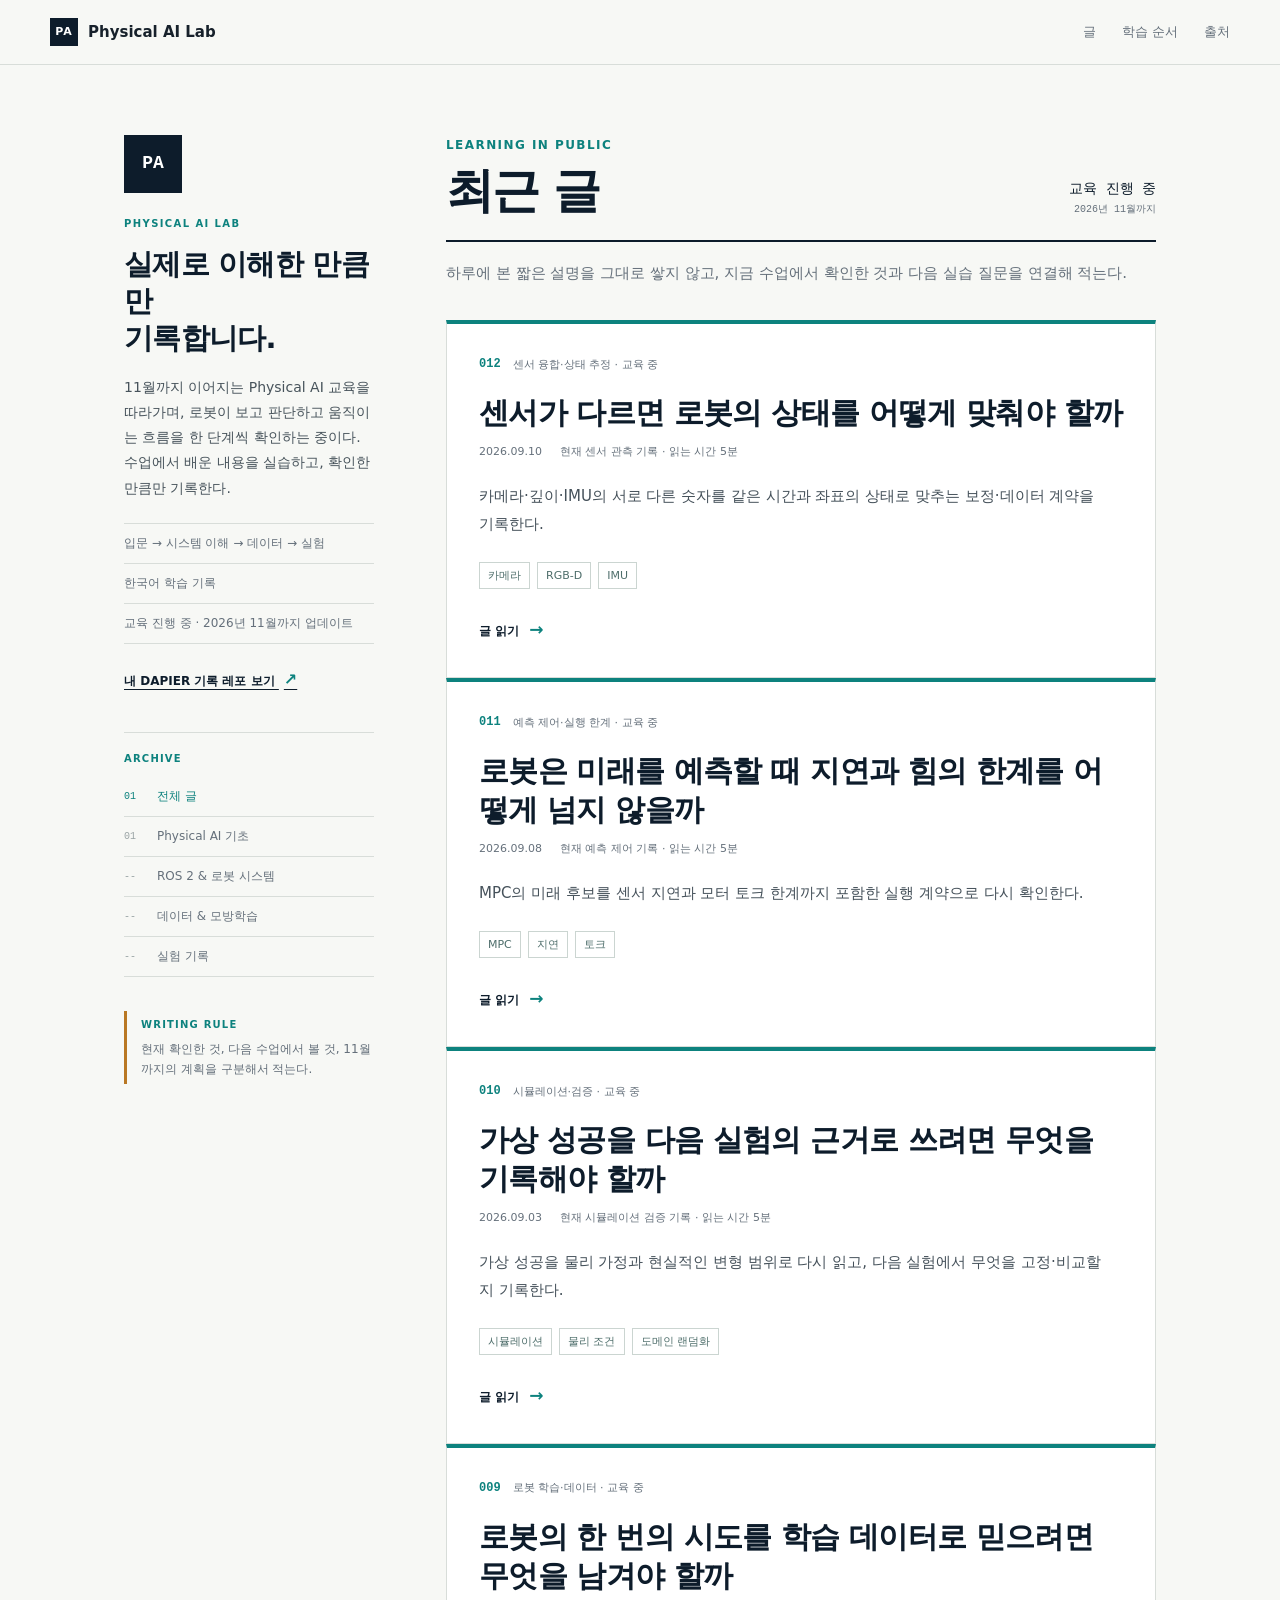
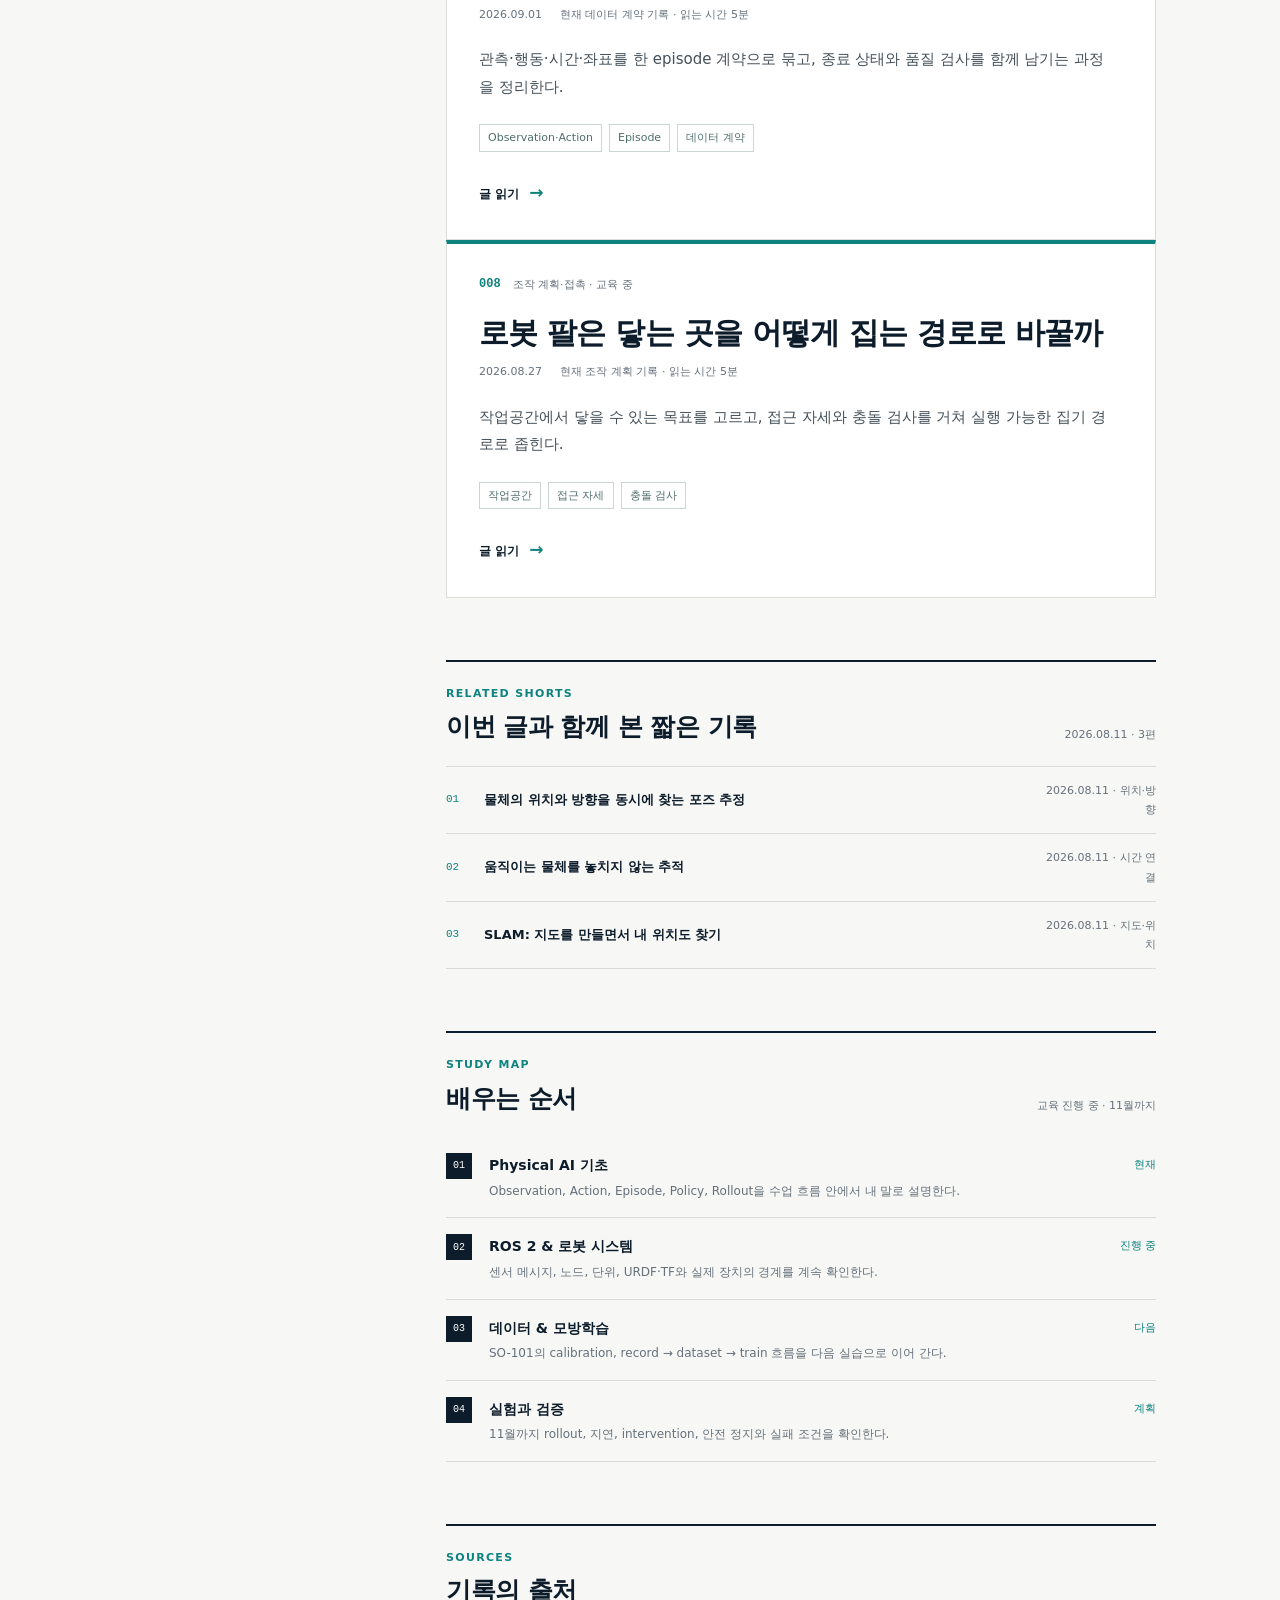
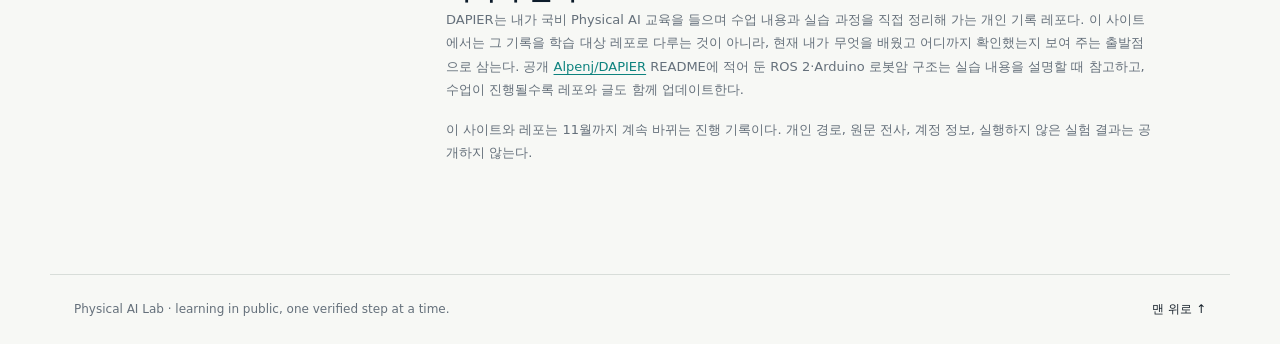
<file: index.html>
<!doctype html>
<html lang="ko">
  <head>
    <meta charset="utf-8">
    <meta name="viewport" content="width=device-width, initial-scale=1">
    <meta name="description" content="11월까지 이어지는 Physical AI 교육에서 확인한 것과 아직 확인하지 못한 것을 계속 남기는 학습 기록.">
    <title>Physical AI Lab | 학습 기록 아카이브</title>
    <link rel="stylesheet" href="styles.css">
  </head>
  <body>
    <header class="site-header">
      <a class="brand" href="#top" aria-label="Physical AI Lab home">
        <span class="brand-mark">PA</span>
        <span>Physical AI Lab</span>
      </a>
      <nav class="site-nav" aria-label="주요 메뉴">
        <a href="#posts">글</a>
        <a href="#roadmap">학습 순서</a>
        <a href="#sources">출처</a>
      </nav>
    </header>

    <main class="archive-shell" id="top">
      <aside class="profile-panel" aria-label="Physical AI Lab 소개">
        <div class="profile-mark">PA</div>
        <p class="profile-kicker">PHYSICAL AI LAB</p>
        <h1>실제로 이해한 만큼만<br>기록합니다.</h1>
        <p class="profile-intro">
          11월까지 이어지는 Physical AI 교육을 따라가며, 로봇이 보고 판단하고 움직이는 흐름을 한 단계씩 확인하는 중이다. 수업에서 배운 내용을 실습하고, 확인한 만큼만 기록한다.
        </p>
        <ul class="profile-facts">
          <li>입문 → 시스템 이해 → 데이터 → 실험</li>
          <li>한국어 학습 기록</li>
          <li>교육 진행 중 · 2026년 11월까지 업데이트</li>
        </ul>
        <a class="profile-external" href="https://github.com/Alpenj/DAPIER" target="_blank" rel="noreferrer">내 DAPIER 기록 레포 보기 <span aria-hidden="true">↗</span></a>

        <nav class="archive-nav" aria-label="글 카테고리">
          <p class="rail-label">ARCHIVE</p>
          <a class="archive-nav-link active" href="#posts"><span>01</span> 전체 글</a>
          <a class="archive-nav-link" href="#roadmap"><span>01</span> Physical AI 기초</a>
          <a class="archive-nav-link" href="#roadmap"><span>--</span> ROS 2 & 로봇 시스템</a>
          <a class="archive-nav-link" href="#roadmap"><span>--</span> 데이터 & 모방학습</a>
          <a class="archive-nav-link" href="#roadmap"><span>--</span> 실험 기록</a>
        </nav>

        <div class="profile-note">
          <p class="rail-label">WRITING RULE</p>
          <p>현재 확인한 것, 다음 수업에서 볼 것, 11월까지의 계획을 구분해서 적는다.</p>
        </div>
      </aside>

      <section class="archive-content" id="posts">
        <header class="archive-heading">
          <div>
            <p class="eyebrow">LEARNING IN PUBLIC</p>
            <h2>최근 글</h2>
          </div>
          <p class="archive-count">교육 진행 중<br><span>2026년 11월까지</span></p>
        </header>
        <p class="archive-description">하루에 본 짧은 설명을 그대로 쌓지 않고, 지금 수업에서 확인한 것과 다음 실습 질문을 연결해 적는다.</p>

      <!-- BLOG_INDEX_START -->
        <article class="post-card featured" id="journal-latest">
          <div class="post-card-topline"><span class="post-number">012</span><span class="post-category">센서 융합·상태 추정 · 교육 중</span></div>
          <h3><a href="articles/2026-09-10-sensor-fusion-calibration-contract.html">센서가 다르면 로봇의 상태를 어떻게 맞춰야 할까</a></h3>
          <p class="post-meta"><time datetime="2026-09-10">2026.09.10</time><span>현재 센서 관측 기록 · 읽는 시간 5분</span></p>
          <p class="post-excerpt">카메라·깊이·IMU의 서로 다른 숫자를 같은 시간과 좌표의 상태로 맞추는 보정·데이터 계약을 기록한다.</p>
          <div class="tag-list" aria-label="글 태그"><span>카메라</span><span>RGB-D</span><span>IMU</span></div>
          <a class="read-link" href="articles/2026-09-10-sensor-fusion-calibration-contract.html">글 읽기 <span aria-hidden="true">→</span></a>
        </article>
        <article class="post-card featured" id="journal-latest">
          <div class="post-card-topline"><span class="post-number">011</span><span class="post-category">예측 제어·실행 한계 · 교육 중</span></div>
          <h3><a href="articles/2026-09-08-predictive-control-latency-torque.html">로봇은 미래를 예측할 때 지연과 힘의 한계를 어떻게 넘지 않을까</a></h3>
          <p class="post-meta"><time datetime="2026-09-08">2026.09.08</time><span>현재 예측 제어 기록 · 읽는 시간 5분</span></p>
          <p class="post-excerpt">MPC의 미래 후보를 센서 지연과 모터 토크 한계까지 포함한 실행 계약으로 다시 확인한다.</p>
          <div class="tag-list" aria-label="글 태그"><span>MPC</span><span>지연</span><span>토크</span></div>
          <a class="read-link" href="articles/2026-09-08-predictive-control-latency-torque.html">글 읽기 <span aria-hidden="true">→</span></a>
        </article>
        <article class="post-card featured" id="journal-latest">
          <div class="post-card-topline"><span class="post-number">010</span><span class="post-category">시뮬레이션·검증 · 교육 중</span></div>
          <h3><a href="articles/2026-09-03-simulation-assumption-range-check.html">가상 성공을 다음 실험의 근거로 쓰려면 무엇을 기록해야 할까</a></h3>
          <p class="post-meta"><time datetime="2026-09-03">2026.09.03</time><span>현재 시뮬레이션 검증 기록 · 읽는 시간 5분</span></p>
          <p class="post-excerpt">가상 성공을 물리 가정과 현실적인 변형 범위로 다시 읽고, 다음 실험에서 무엇을 고정·비교할지 기록한다.</p>
          <div class="tag-list" aria-label="글 태그"><span>시뮬레이션</span><span>물리 조건</span><span>도메인 랜덤화</span></div>
          <a class="read-link" href="articles/2026-09-03-simulation-assumption-range-check.html">글 읽기 <span aria-hidden="true">→</span></a>
        </article>
        <article class="post-card featured" id="journal-latest">
          <div class="post-card-topline"><span class="post-number">009</span><span class="post-category">로봇 학습·데이터 · 교육 중</span></div>
          <h3><a href="articles/2026-09-01-robot-episode-data-contract.html">로봇의 한 번의 시도를 학습 데이터로 믿으려면 무엇을 남겨야 할까</a></h3>
          <p class="post-meta"><time datetime="2026-09-01">2026.09.01</time><span>현재 데이터 계약 기록 · 읽는 시간 5분</span></p>
          <p class="post-excerpt">관측·행동·시간·좌표를 한 episode 계약으로 묶고, 종료 상태와 품질 검사를 함께 남기는 과정을 정리한다.</p>
          <div class="tag-list" aria-label="글 태그"><span>Observation·Action</span><span>Episode</span><span>데이터 계약</span></div>
          <a class="read-link" href="articles/2026-09-01-robot-episode-data-contract.html">글 읽기 <span aria-hidden="true">→</span></a>
        </article>
        <article class="post-card featured" id="journal-latest">
          <div class="post-card-topline"><span class="post-number">008</span><span class="post-category">조작 계획·접촉 · 교육 중</span></div>
          <h3><a href="articles/2026-08-27-manipulation-reachability-collision.html">로봇 팔은 닿는 곳을 어떻게 집는 경로로 바꿀까</a></h3>
          <p class="post-meta"><time datetime="2026-08-27">2026.08.27</time><span>현재 조작 계획 기록 · 읽는 시간 5분</span></p>
          <p class="post-excerpt">작업공간에서 닿을 수 있는 목표를 고르고, 접근 자세와 충돌 검사를 거쳐 실행 가능한 집기 경로로 좁힌다.</p>
          <div class="tag-list" aria-label="글 태그"><span>작업공간</span><span>접근 자세</span><span>충돌 검사</span></div>
          <a class="read-link" href="articles/2026-08-27-manipulation-reachability-collision.html">글 읽기 <span aria-hidden="true">→</span></a>
        </article>
        <!-- BLOG_INDEX_END -->

        <section class="shorts-strip" aria-labelledby="shorts-title">
          <div class="section-heading-row">
            <div>
              <p class="section-index">RELATED SHORTS</p>
              <h3 id="shorts-title">이번 글과 함께 본 짧은 기록</h3>
            </div>
            <span class="section-aside">2026.08.11 · 3편</span>
          </div>
          <div class="shorts-list">
            <a href="https://youtube.com/shorts/ZD4YGHvGegg" target="_blank" rel="noreferrer"><span>01</span><strong>물체의 위치와 방향을 동시에 찾는 포즈 추정</strong><small>2026.08.11 · 위치·방향</small></a>
            <a href="https://youtube.com/shorts/kd6lM1VAPFo" target="_blank" rel="noreferrer"><span>02</span><strong>움직이는 물체를 놓치지 않는 추적</strong><small>2026.08.11 · 시간 연결</small></a>
            <a href="https://youtube.com/shorts/7IvJcTHMtxc" target="_blank" rel="noreferrer"><span>03</span><strong>SLAM: 지도를 만들면서 내 위치도 찾기</strong><small>2026.08.11 · 지도·위치</small></a>
          </div>
        </section>

        <section class="roadmap-section" id="roadmap" aria-labelledby="roadmap-title">
          <div class="section-heading-row">
            <div>
              <p class="section-index">STUDY MAP</p>
              <h3 id="roadmap-title">배우는 순서</h3>
            </div>
            <span class="section-aside">교육 진행 중 · 11월까지</span>
          </div>
          <ol class="roadmap-list">
            <li><span>01</span><div><strong>Physical AI 기초</strong><p>Observation, Action, Episode, Policy, Rollout을 수업 흐름 안에서 내 말로 설명한다.</p></div><em>현재</em></li>
            <li><span>02</span><div><strong>ROS 2 & 로봇 시스템</strong><p>센서 메시지, 노드, 단위, URDF·TF와 실제 장치의 경계를 계속 확인한다.</p></div><em>진행 중</em></li>
            <li><span>03</span><div><strong>데이터 & 모방학습</strong><p>SO-101의 calibration, record → dataset → train 흐름을 다음 실습으로 이어 간다.</p></div><em>다음</em></li>
            <li><span>04</span><div><strong>실험과 검증</strong><p>11월까지 rollout, 지연, intervention, 안전 정지와 실패 조건을 확인한다.</p></div><em>계획</em></li>
          </ol>
        </section>

        <section class="source-note" id="sources" aria-labelledby="sources-title">
          <p class="section-index">SOURCES</p>
          <h3 id="sources-title">기록의 출처</h3>
          <p>DAPIER는 내가 국비 Physical AI 교육을 들으며 수업 내용과 실습 과정을 직접 정리해 가는 개인 기록 레포다. 이 사이트에서는 그 기록을 학습 대상 레포로 다루는 것이 아니라, 현재 내가 무엇을 배웠고 어디까지 확인했는지 보여 주는 출발점으로 삼는다. 공개 <a href="https://github.com/Alpenj/DAPIER" target="_blank" rel="noreferrer">Alpenj/DAPIER</a> README에 적어 둔 ROS 2·Arduino 로봇암 구조는 실습 내용을 설명할 때 참고하고, 수업이 진행될수록 레포와 글도 함께 업데이트한다.</p>
          <p class="source-boundary">이 사이트와 레포는 11월까지 계속 바뀌는 진행 기록이다. 개인 경로, 원문 전사, 계정 정보, 실행하지 않은 실험 결과는 공개하지 않는다.</p>
        </section>
      </section>
    </main>

    <footer class="site-footer">
      <span>Physical AI Lab · learning in public, one verified step at a time.</span>
      <a href="#top">맨 위로 ↑</a>
    </footer>
  </body>
</html>
</file>
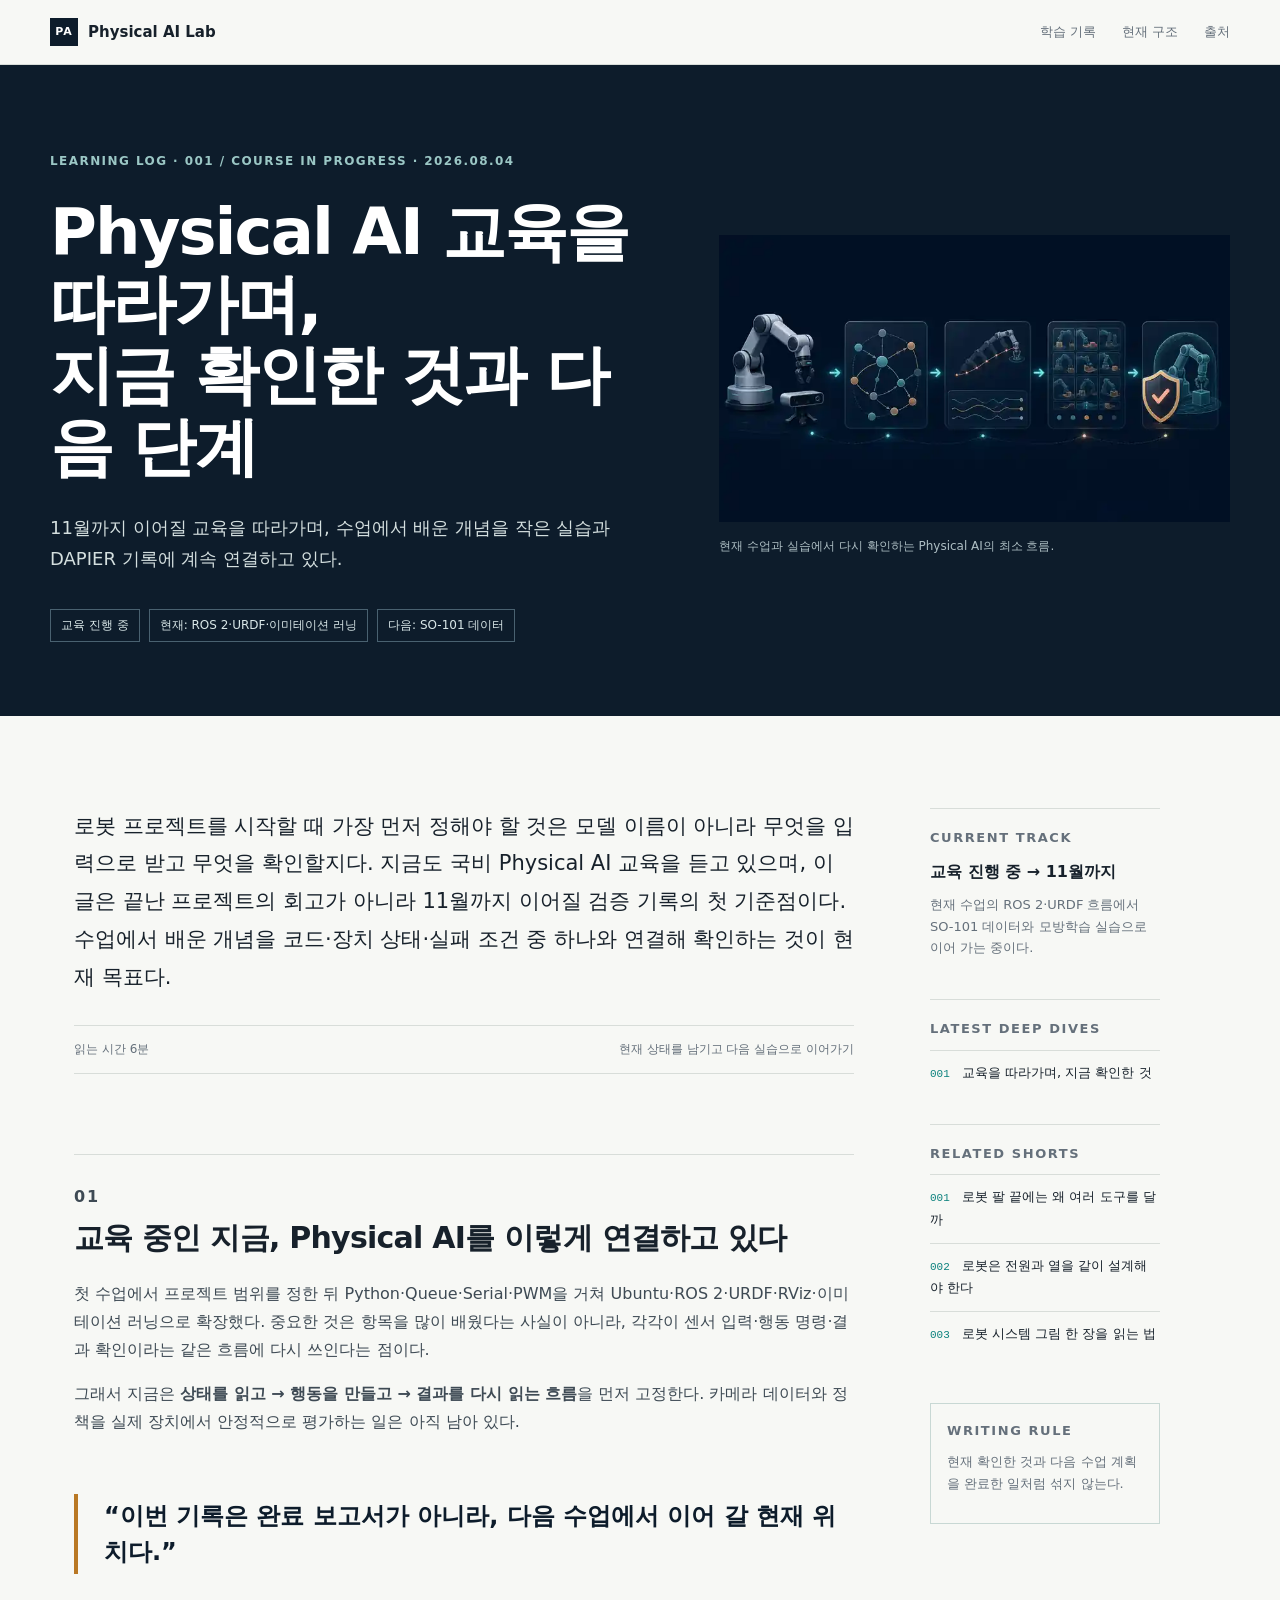
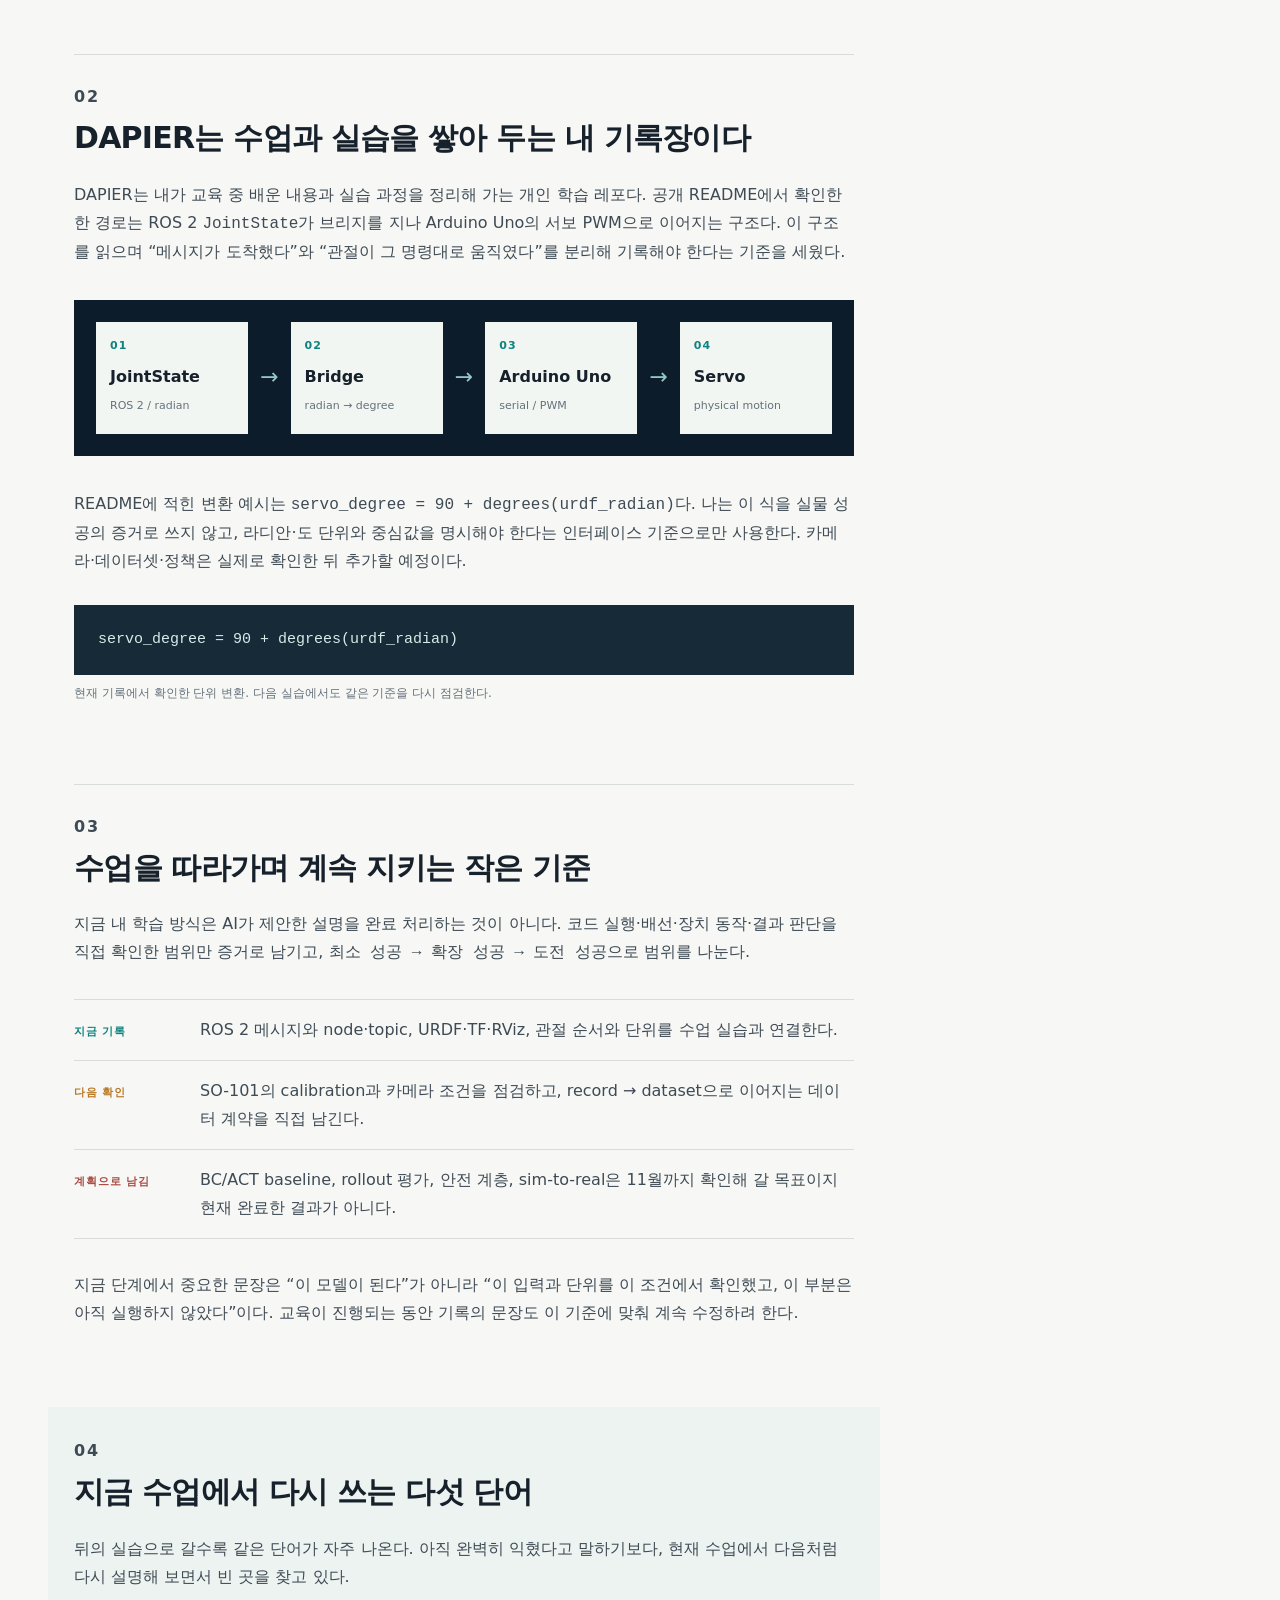
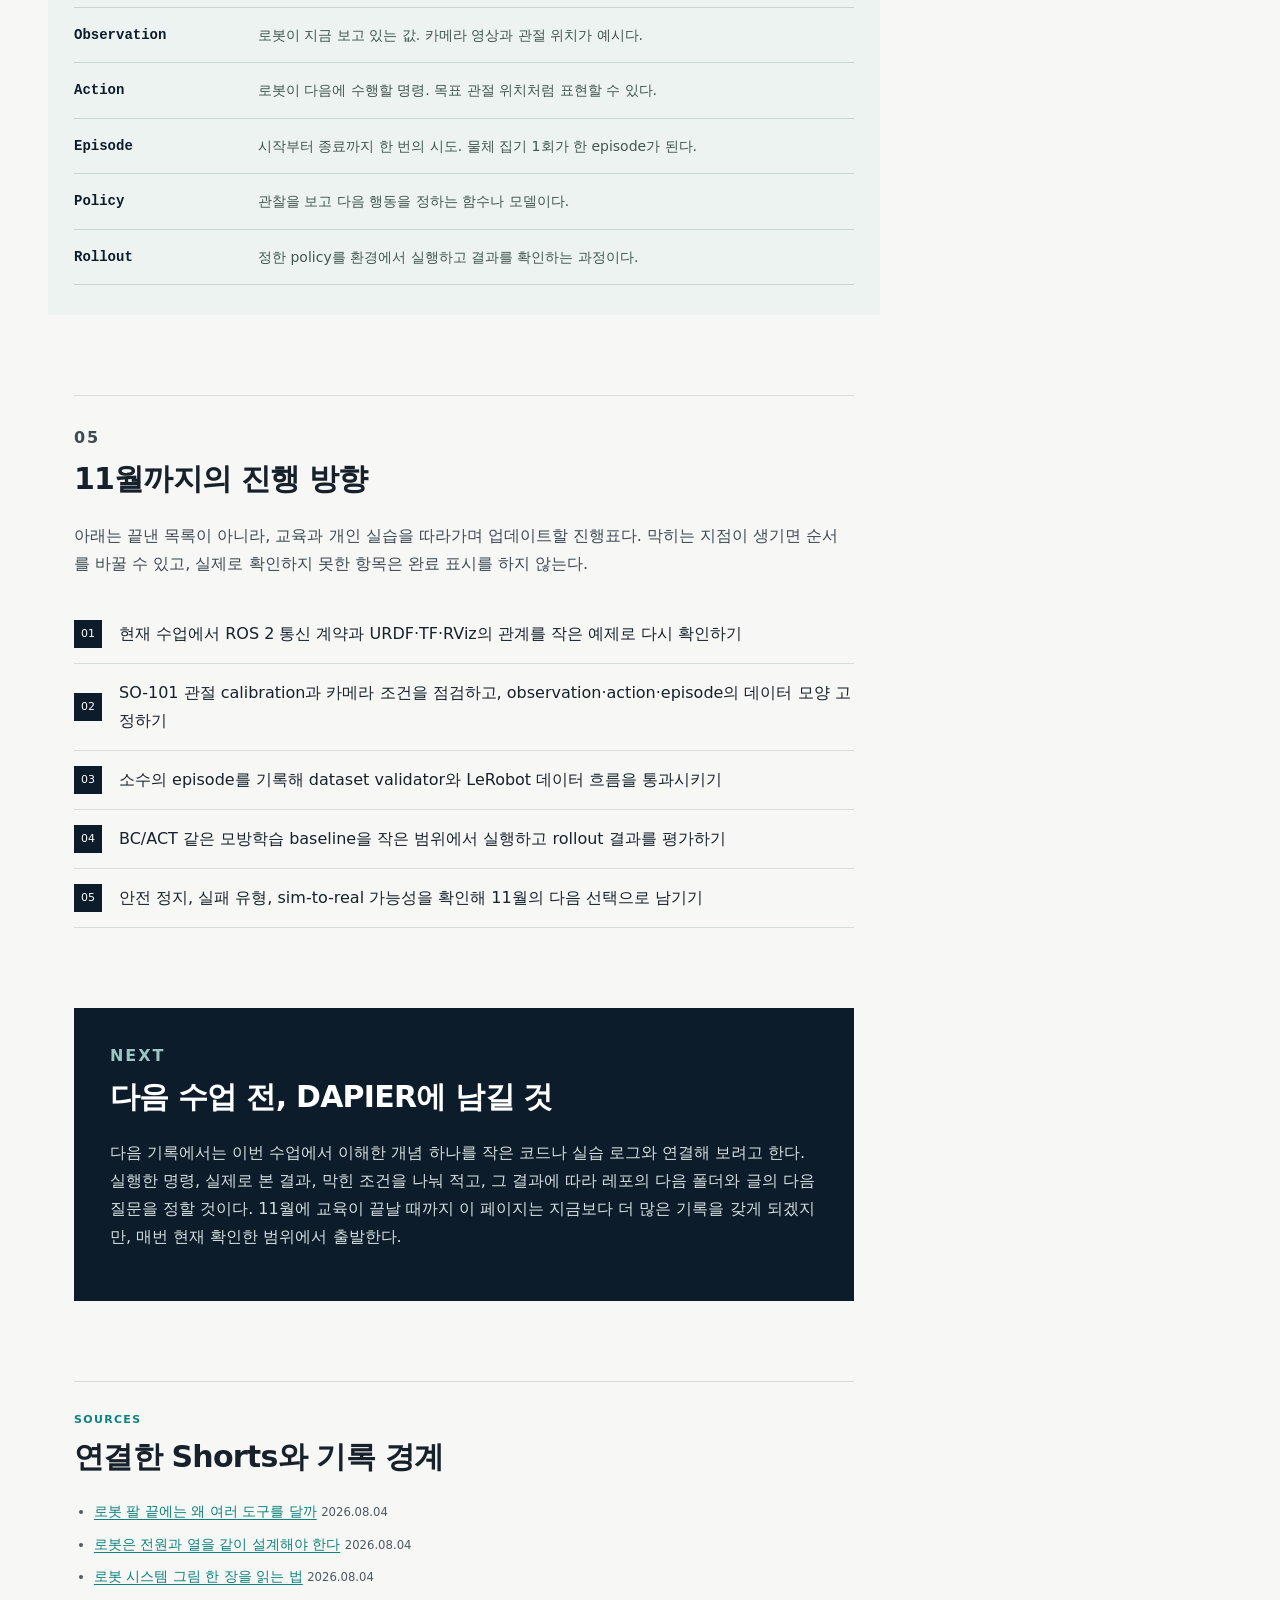
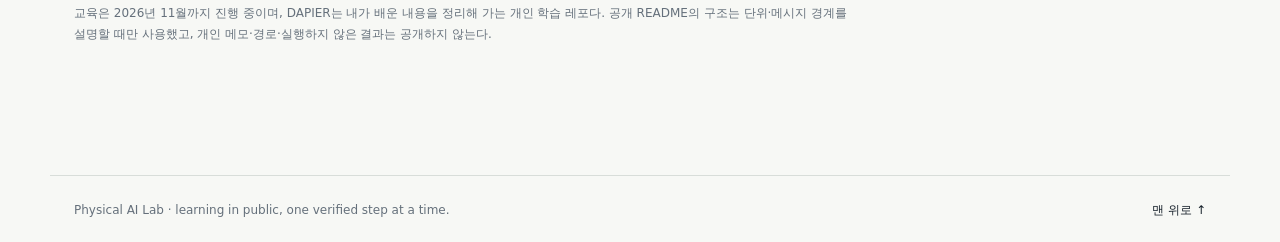
<file: articles/2026-08-04-physical-ai-first-steps.html>
<!doctype html>
<html lang="ko">
  <head>
    <meta charset="utf-8">
    <meta name="viewport" content="width=device-width, initial-scale=1">
    <meta name="description" content="11월까지 이어지는 Physical AI 교육에서 현재 확인한 것과 다음 실습을 남기는 진행 기록.">
    <title>Physical AI Lab | 001 교육을 따라가며, 지금 확인한 것과 다음 단계</title>
    <link rel="stylesheet" href="../styles.css">
  </head>
  <body>
    <header class="site-header">
      <a class="brand" href="../index.html" aria-label="Physical AI Lab home">
        <span class="brand-mark">PA</span>
        <span>Physical AI Lab</span>
      </a>
      <nav class="site-nav" aria-label="주요 메뉴">
        <a href="../index.html#posts">학습 기록</a>
        <a href="#system">현재 구조</a>
        <a href="#sources">출처</a>
      </nav>
    </header>

    <main id="top">
      <section class="hero-band" aria-labelledby="page-title">
        <div class="hero-copy">
          <p class="eyebrow">LEARNING LOG · 001 / COURSE IN PROGRESS · 2026.08.04</p>
          <h1 id="page-title">Physical AI 교육을 따라가며,<br>지금 확인한 것과 다음 단계</h1>
          <p class="hero-summary">
            11월까지 이어질 교육을 따라가며, 수업에서 배운 개념을 작은 실습과 DAPIER 기록에 계속 연결하고 있다.
          </p>
          <div class="hero-meta" aria-label="글 정보">
            <span>교육 진행 중</span>
            <span>현재: ROS 2·URDF·이미테이션 러닝</span>
            <span>다음: SO-101 데이터</span>
          </div>
        </div>
        <figure class="hero-figure">
          <img src="../assets/learning-progress-roadmap-v2.webp" alt="로봇암과 센서에서 데이터 기록과 안전 검증으로 이어지는 현재 Physical AI 학습 흐름">
          <figcaption>현재 수업과 실습에서 다시 확인하는 Physical AI의 최소 흐름.</figcaption>
        </figure>
      </section>

      <section class="article-shell" id="journal">
        <article class="article">
          <p class="article-lede">
            로봇 프로젝트를 시작할 때 가장 먼저 정해야 할 것은 모델 이름이 아니라 무엇을 입력으로 받고 무엇을 확인할지다. 지금도 국비 Physical AI 교육을 듣고 있으며, 이 글은 끝난 프로젝트의 회고가 아니라 11월까지 이어질 검증 기록의 첫 기준점이다. 수업에서 배운 개념을 코드·장치 상태·실패 조건 중 하나와 연결해 확인하는 것이 현재 목표다.
          </p>

          <div class="reading-time">
            <span>읽는 시간 6분</span>
            <span>현재 상태를 남기고 다음 실습으로 이어가기</span>
          </div>

          <section class="article-section">
            <p class="section-index">01</p>
            <h2>교육 중인 지금, Physical AI를 이렇게 연결하고 있다</h2>
            <p>
              첫 수업에서 프로젝트 범위를 정한 뒤 Python·Queue·Serial·PWM을 거쳐 Ubuntu·ROS 2·URDF·RViz·이미테이션 러닝으로 확장했다. 중요한 것은 항목을 많이 배웠다는 사실이 아니라, 각각이 센서 입력·행동 명령·결과 확인이라는 같은 흐름에 다시 쓰인다는 점이다.
            </p>
            <p>
              그래서 지금은 <strong>상태를 읽고 → 행동을 만들고 → 결과를 다시 읽는 흐름</strong>을 먼저 고정한다. 카메라 데이터와 정책을 실제 장치에서 안정적으로 평가하는 일은 아직 남아 있다.
            </p>
          </section>

          <section class="pull-quote">
            <p>“이번 기록은 완료 보고서가 아니라, 다음 수업에서 이어 갈 현재 위치다.”</p>
          </section>

          <section class="article-section" id="system">
            <p class="section-index">02</p>
            <h2>DAPIER는 수업과 실습을 쌓아 두는 내 기록장이다</h2>
            <p>
              DAPIER는 내가 교육 중 배운 내용과 실습 과정을 정리해 가는 개인 학습 레포다. 공개 README에서 확인한 한 경로는 ROS 2 <code>JointState</code>가 브리지를 지나 Arduino Uno의 서보 PWM으로 이어지는 구조다. 이 구조를 읽으며 “메시지가 도착했다”와 “관절이 그 명령대로 움직였다”를 분리해 기록해야 한다는 기준을 세웠다.
            </p>
            <div class="flow-diagram" aria-label="DAPIER 로봇암의 데이터 흐름">
              <div class="flow-node"><span>01</span><strong>JointState</strong><small>ROS 2 / radian</small></div>
              <div class="flow-arrow" aria-hidden="true">→</div>
              <div class="flow-node"><span>02</span><strong>Bridge</strong><small>radian → degree</small></div>
              <div class="flow-arrow" aria-hidden="true">→</div>
              <div class="flow-node"><span>03</span><strong>Arduino Uno</strong><small>serial / PWM</small></div>
              <div class="flow-arrow" aria-hidden="true">→</div>
              <div class="flow-node"><span>04</span><strong>Servo</strong><small>physical motion</small></div>
            </div>
            <p>
              README에 적힌 변환 예시는 <code>servo_degree = 90 + degrees(urdf_radian)</code>다. 나는 이 식을 실물 성공의 증거로 쓰지 않고, 라디안·도 단위와 중심값을 명시해야 한다는 인터페이스 기준으로만 사용한다. 카메라·데이터셋·정책은 실제로 확인한 뒤 추가할 예정이다.
            </p>
            <pre class="code-block"><code>servo_degree = 90 + degrees(urdf_radian)</code></pre>
            <p class="code-caption">현재 기록에서 확인한 단위 변환. 다음 실습에서도 같은 기준을 다시 점검한다.</p>
          </section>

          <section class="article-section">
            <p class="section-index">03</p>
            <h2>수업을 따라가며 계속 지키는 작은 기준</h2>
            <p>
              지금 내 학습 방식은 AI가 제안한 설명을 완료 처리하는 것이 아니다. 코드 실행·배선·장치 동작·결과 판단을 직접 확인한 범위만 증거로 남기고, <code>최소 성공 → 확장 성공 → 도전 성공</code>으로 범위를 나눈다.
            </p>
            <div class="decision-grid">
              <div class="decision-row"><span class="decision-tag keep">지금 기록</span><p>ROS 2 메시지와 node·topic, URDF·TF·RViz, 관절 순서와 단위를 수업 실습과 연결한다.</p></div>
              <div class="decision-row"><span class="decision-tag check">다음 확인</span><p>SO-101의 calibration과 카메라 조건을 점검하고, record → dataset으로 이어지는 데이터 계약을 직접 남긴다.</p></div>
              <div class="decision-row"><span class="decision-tag defer">계획으로 남김</span><p>BC/ACT baseline, rollout 평가, 안전 계층, sim-to-real은 11월까지 확인해 갈 목표이지 현재 완료한 결과가 아니다.</p></div>
            </div>
            <p>
              지금 단계에서 중요한 문장은 “이 모델이 된다”가 아니라 “이 입력과 단위를 이 조건에서 확인했고, 이 부분은 아직 실행하지 않았다”이다. 교육이 진행되는 동안 기록의 문장도 이 기준에 맞춰 계속 수정하려 한다.
            </p>
          </section>

          <section class="article-section beginner-section">
            <p class="section-index">04</p>
            <h2>지금 수업에서 다시 쓰는 다섯 단어</h2>
            <p>
              뒤의 실습으로 갈수록 같은 단어가 자주 나온다. 아직 완벽히 익혔다고 말하기보다, 현재 수업에서 다음처럼 다시 설명해 보면서 빈 곳을 찾고 있다.
            </p>
            <div class="term-list">
              <div><strong>Observation</strong><span>로봇이 지금 보고 있는 값. 카메라 영상과 관절 위치가 예시다.</span></div>
              <div><strong>Action</strong><span>로봇이 다음에 수행할 명령. 목표 관절 위치처럼 표현할 수 있다.</span></div>
              <div><strong>Episode</strong><span>시작부터 종료까지 한 번의 시도. 물체 집기 1회가 한 episode가 된다.</span></div>
              <div><strong>Policy</strong><span>관찰을 보고 다음 행동을 정하는 함수나 모델이다.</span></div>
              <div><strong>Rollout</strong><span>정한 policy를 환경에서 실행하고 결과를 확인하는 과정이다.</span></div>
            </div>
          </section>

          <section class="article-section">
            <p class="section-index">05</p>
            <h2>11월까지의 진행 방향</h2>
            <p>
              아래는 끝낸 목록이 아니라, 교육과 개인 실습을 따라가며 업데이트할 진행표다. 막히는 지점이 생기면 순서를 바꿀 수 있고, 실제로 확인하지 못한 항목은 완료 표시를 하지 않는다.
            </p>
            <ol class="next-list">
              <li><span>01</span> 현재 수업에서 ROS 2 통신 계약과 URDF·TF·RViz의 관계를 작은 예제로 다시 확인하기</li>
              <li><span>02</span> SO-101 관절 calibration과 카메라 조건을 점검하고, observation·action·episode의 데이터 모양 고정하기</li>
              <li><span>03</span> 소수의 episode를 기록해 dataset validator와 LeRobot 데이터 흐름을 통과시키기</li>
              <li><span>04</span> BC/ACT 같은 모방학습 baseline을 작은 범위에서 실행하고 rollout 결과를 평가하기</li>
              <li><span>05</span> 안전 정지, 실패 유형, sim-to-real 가능성을 확인해 11월의 다음 선택으로 남기기</li>
            </ol>
          </section>

          <section class="closing-note">
            <p class="section-index">NEXT</p>
            <h2>다음 수업 전, DAPIER에 남길 것</h2>
            <p>
              다음 기록에서는 이번 수업에서 이해한 개념 하나를 작은 코드나 실습 로그와 연결해 보려고 한다. 실행한 명령, 실제로 본 결과, 막힌 조건을 나눠 적고, 그 결과에 따라 레포의 다음 폴더와 글의 다음 질문을 정할 것이다. 11월에 교육이 끝날 때까지 이 페이지는 지금보다 더 많은 기록을 갖게 되겠지만, 매번 현재 확인한 범위에서 출발한다.
            </p>
          </section>

          <section class="sources" id="sources">
            <p class="section-index">SOURCES</p>
            <h2>연결한 Shorts와 기록 경계</h2>
            <ul>
              <li><a href="https://youtube.com/shorts/ope9oxZ4eQA" target="_blank" rel="noreferrer">로봇 팔 끝에는 왜 여러 도구를 달까</a> <small>2026.08.04</small></li>
              <li><a href="https://youtube.com/shorts/REMw3MI8_O4" target="_blank" rel="noreferrer">로봇은 전원과 열을 같이 설계해야 한다</a> <small>2026.08.04</small></li>
              <li><a href="https://youtube.com/shorts/kqI3V3L8xC0" target="_blank" rel="noreferrer">로봇 시스템 그림 한 장을 읽는 법</a> <small>2026.08.04</small></li>
            </ul>
            <p class="source-boundary">교육은 2026년 11월까지 진행 중이며, DAPIER는 내가 배운 내용을 정리해 가는 개인 학습 레포다. 공개 README의 구조는 단위·메시지 경계를 설명할 때만 사용했고, 개인 메모·경로·실행하지 않은 결과는 공개하지 않는다.</p>
          </section>
        </article>

        <aside class="side-rail" aria-label="학습 기록 정보">
          <div class="rail-block">
            <p class="rail-label">CURRENT TRACK</p>
            <h3>교육 진행 중 → 11월까지</h3>
            <p>현재 수업의 ROS 2·URDF 흐름에서 SO-101 데이터와 모방학습 실습으로 이어 가는 중이다.</p>
          </div>
          <div class="rail-block">
            <p class="rail-label">LATEST DEEP DIVES</p>
            <!-- BLOG_INDEX_START -->
            <a class="rail-link" href="#page-title"><span>001</span> 교육을 따라가며, 지금 확인한 것</a>
            <!-- BLOG_INDEX_END -->
          </div>
          <div class="rail-block">
            <p class="rail-label">RELATED SHORTS</p>
            <a class="rail-link" href="#page-title"><span>001</span> 로봇 팔 끝에는 왜 여러 도구를 달까</a>
            <a class="rail-link" href="#page-title"><span>002</span> 로봇은 전원과 열을 같이 설계해야 한다</a>
            <a class="rail-link" href="#page-title"><span>003</span> 로봇 시스템 그림 한 장을 읽는 법</a>
          </div>
          <div class="rail-block rail-note">
            <p class="rail-label">WRITING RULE</p>
            <p>현재 확인한 것과 다음 수업 계획을 완료한 일처럼 섞지 않는다.</p>
          </div>
        </aside>
      </section>
    </main>

    <footer class="site-footer">
      <span>Physical AI Lab · learning in public, one verified step at a time.</span>
      <a href="#top">맨 위로 ↑</a>
    </footer>
  </body>
</html>
</file>
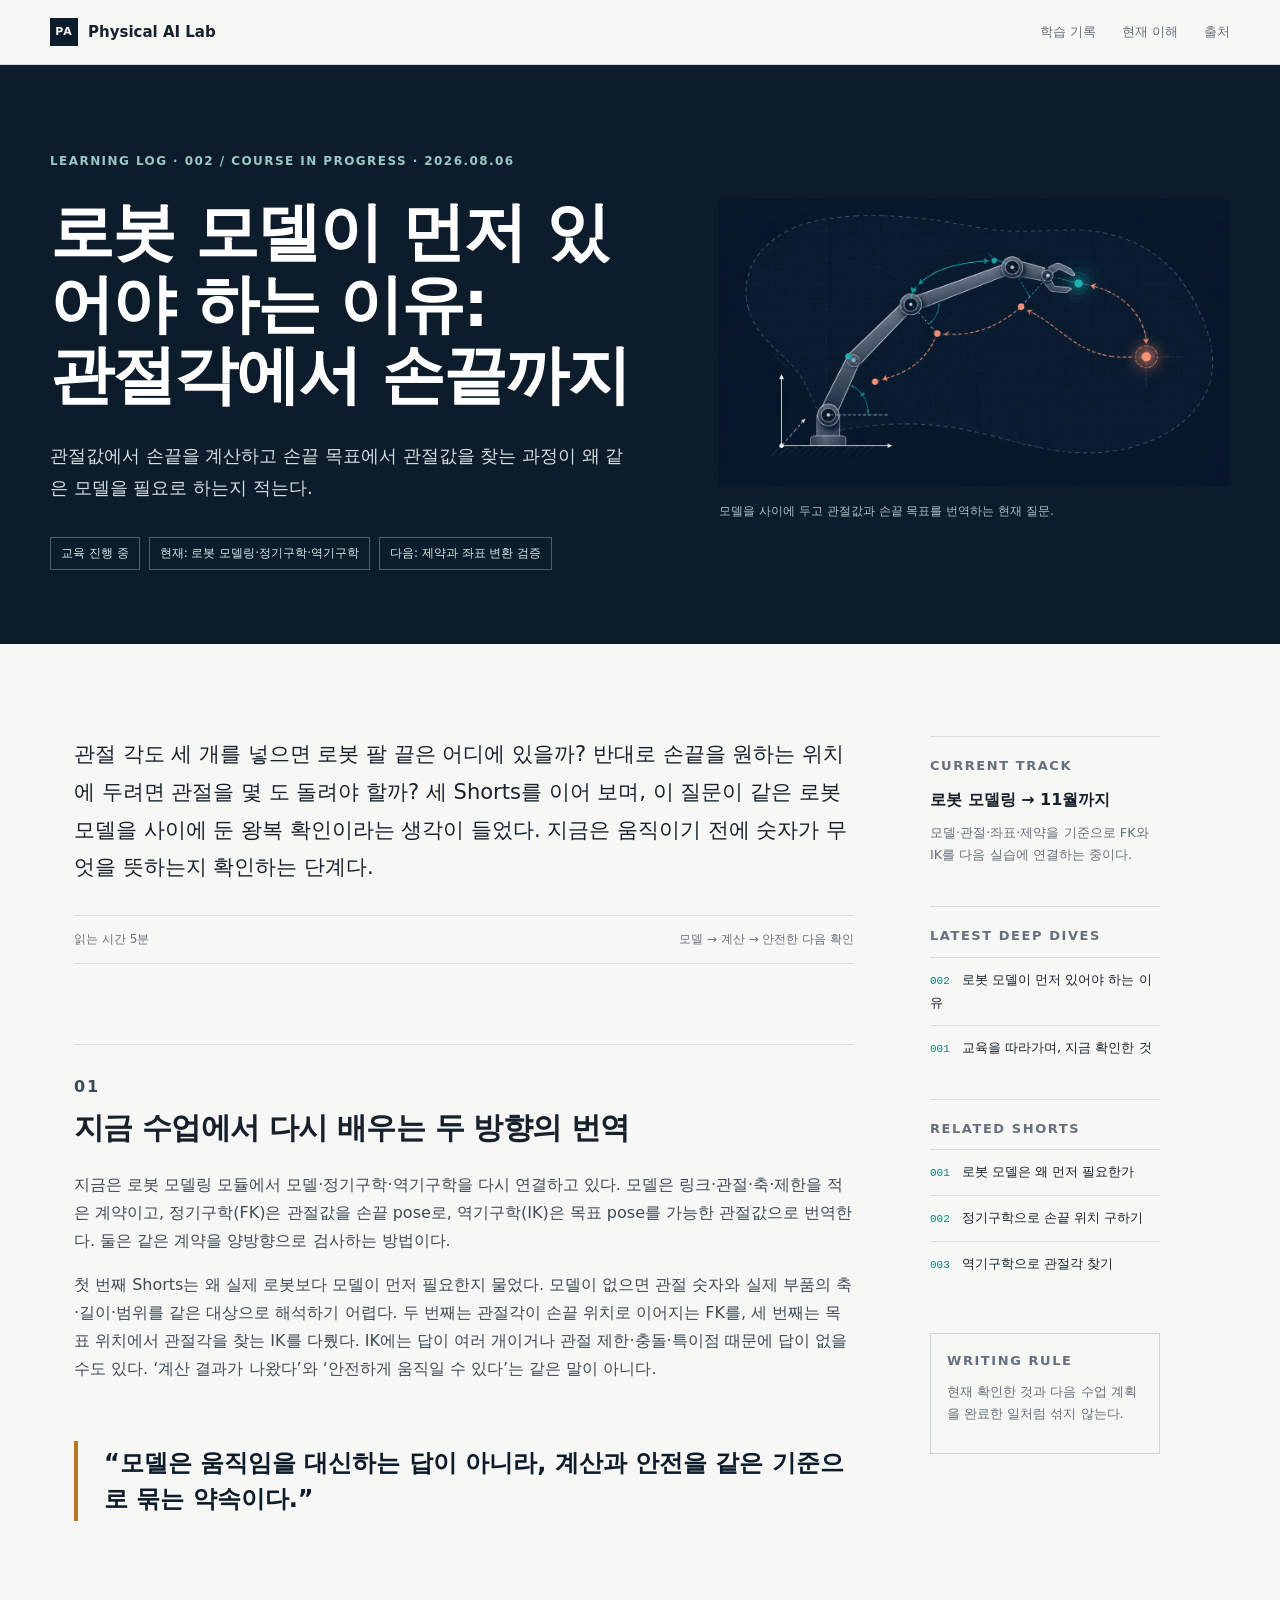
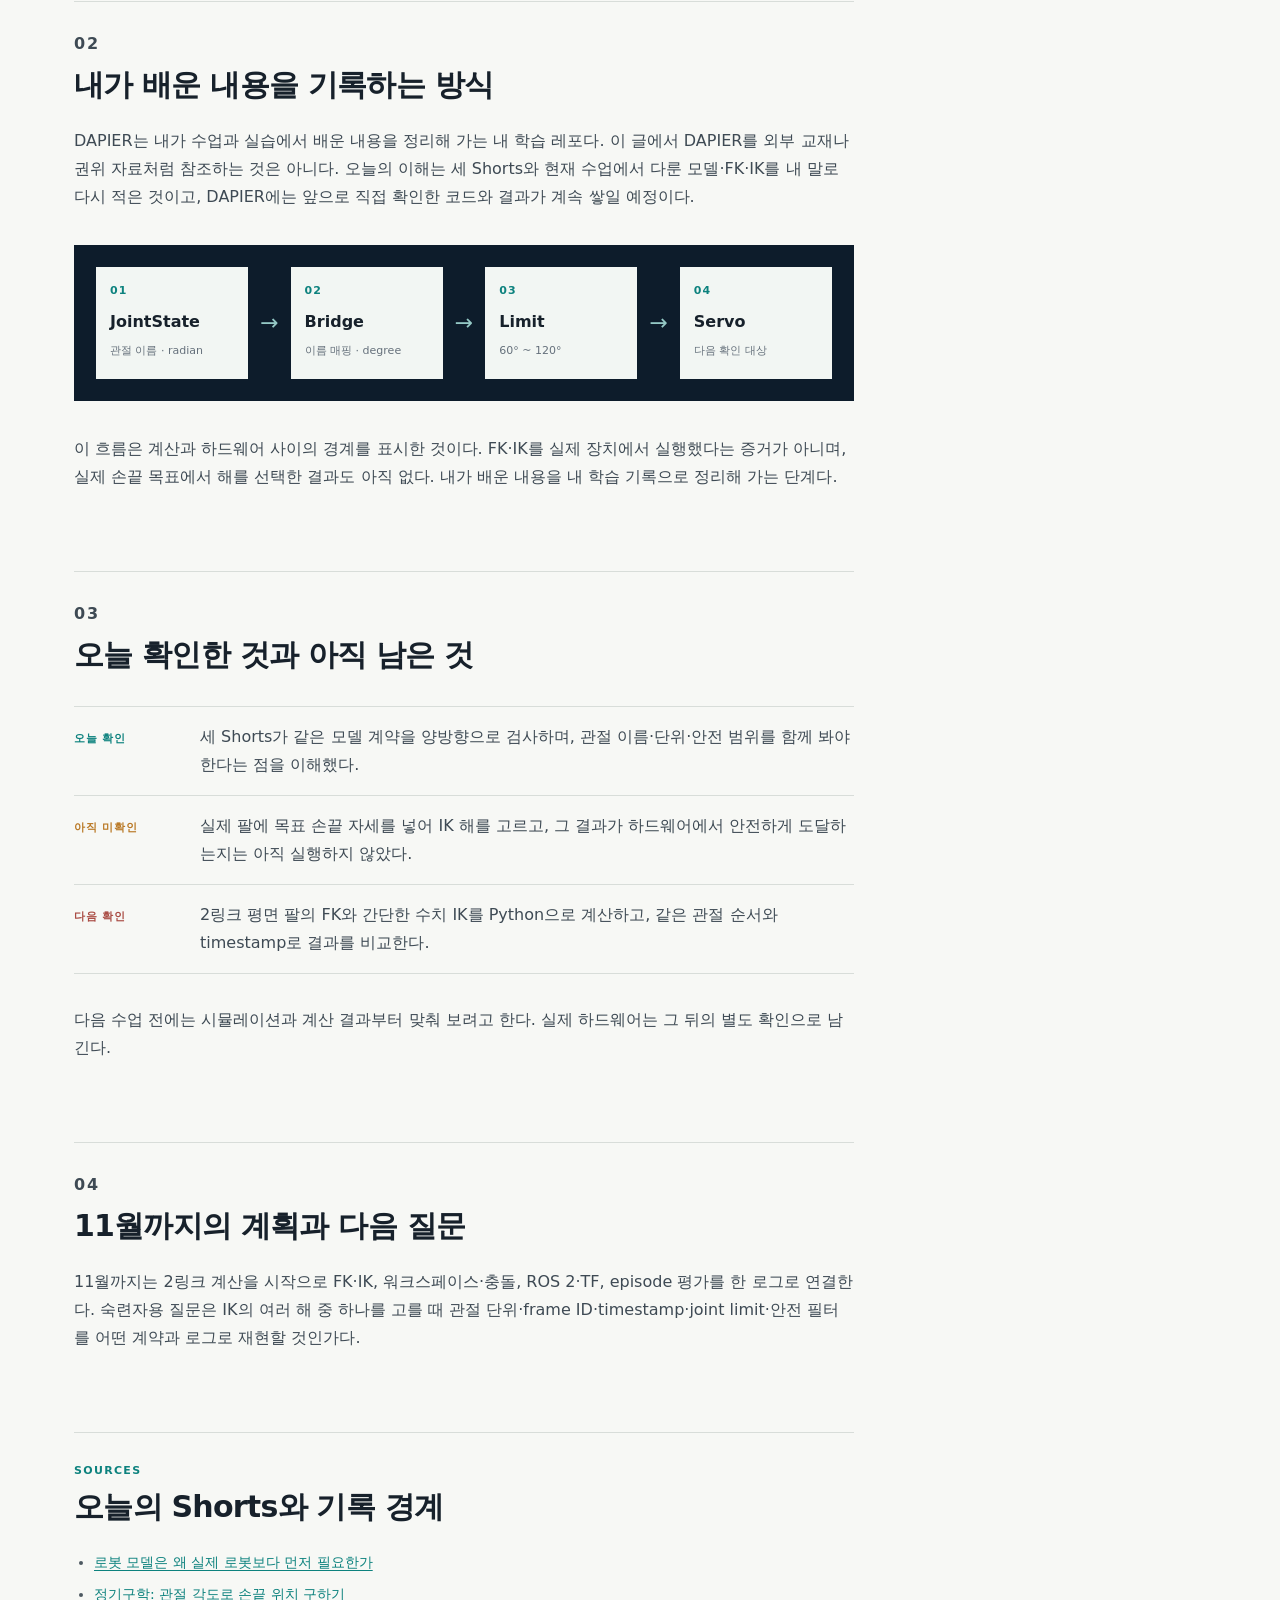
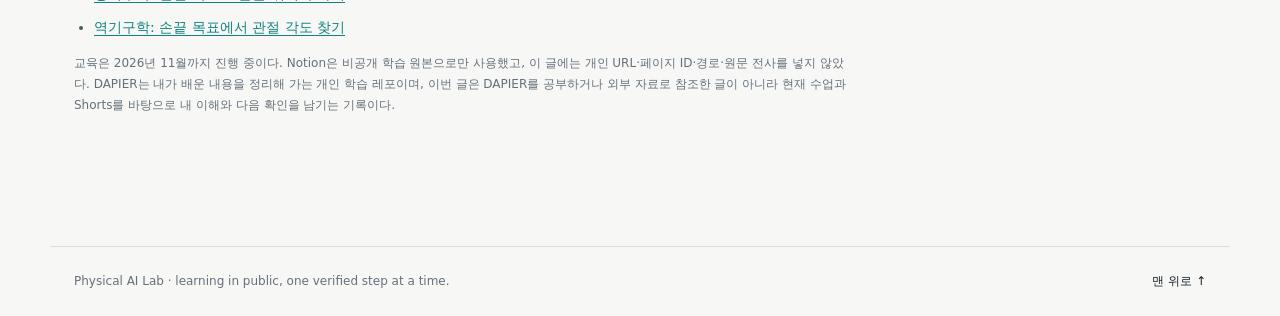
<file: articles/2026-08-06-robot-model-fk-ik-check.html>
<!doctype html>
<html lang="ko">
  <head>
    <meta charset="utf-8">
    <meta name="viewport" content="width=device-width, initial-scale=1">
    <meta name="description" content="로봇 모델을 사이에 둔 정기구학과 역기구학의 관계를 현재 수업과 세 Shorts로 정리하는 진행 학습 기록.">
    <title>Physical AI Lab | 002 로봇 모델이 먼저 있어야 하는 이유</title>
    <link rel="stylesheet" href="../styles.css">
  </head>
  <body>
    <header class="site-header">
      <a class="brand" href="../index.html" aria-label="Physical AI Lab home">
        <span class="brand-mark">PA</span>
        <span>Physical AI Lab</span>
      </a>
      <nav class="site-nav" aria-label="주요 메뉴">
        <a href="../index.html#posts">학습 기록</a>
        <a href="#journal">현재 이해</a>
        <a href="#sources">출처</a>
      </nav>
    </header>

    <main id="top">
      <section class="hero-band" aria-labelledby="page-title">
        <div class="hero-copy">
          <p class="eyebrow">LEARNING LOG · 002 / COURSE IN PROGRESS · 2026.08.06</p>
          <h1 id="page-title">로봇 모델이 먼저 있어야 하는 이유:<br>관절각에서 손끝까지</h1>
          <p class="hero-summary">관절값에서 손끝을 계산하고 손끝 목표에서 관절값을 찾는 과정이 왜 같은 모델을 필요로 하는지 적는다.</p>
          <div class="hero-meta" aria-label="글 정보">
            <span>교육 진행 중</span>
            <span>현재: 로봇 모델링·정기구학·역기구학</span>
            <span>다음: 제약과 좌표 변환 검증</span>
          </div>
        </div>
        <figure class="hero-figure">
          <img src="../assets/robot-model-kinematics.webp" alt="관절 각도와 작업공간, 손끝 목표를 연결하는 로봇 팔의 정기구학과 역기구학">
          <figcaption>모델을 사이에 두고 관절값과 손끝 목표를 번역하는 현재 질문.</figcaption>
        </figure>
      </section>

      <section class="article-shell" id="journal">
        <article class="article">
          <p class="article-lede">관절 각도 세 개를 넣으면 로봇 팔 끝은 어디에 있을까? 반대로 손끝을 원하는 위치에 두려면 관절을 몇 도 돌려야 할까? 세 Shorts를 이어 보며, 이 질문이 같은 로봇 모델을 사이에 둔 왕복 확인이라는 생각이 들었다. 지금은 움직이기 전에 숫자가 무엇을 뜻하는지 확인하는 단계다.</p>

          <div class="reading-time">
            <span>읽는 시간 5분</span>
            <span>모델 → 계산 → 안전한 다음 확인</span>
          </div>

          <section class="article-section">
            <p class="section-index">01</p>
            <h2>지금 수업에서 다시 배우는 두 방향의 번역</h2>
            <p>지금은 로봇 모델링 모듈에서 모델·정기구학·역기구학을 다시 연결하고 있다. 모델은 링크·관절·축·제한을 적은 계약이고, 정기구학(FK)은 관절값을 손끝 pose로, 역기구학(IK)은 목표 pose를 가능한 관절값으로 번역한다. 둘은 같은 계약을 양방향으로 검사하는 방법이다.</p>
            <p>첫 번째 Shorts는 왜 실제 로봇보다 모델이 먼저 필요한지 물었다. 모델이 없으면 관절 숫자와 실제 부품의 축·길이·범위를 같은 대상으로 해석하기 어렵다. 두 번째는 관절각이 손끝 위치로 이어지는 FK를, 세 번째는 목표 위치에서 관절각을 찾는 IK를 다뤘다. IK에는 답이 여러 개이거나 관절 제한·충돌·특이점 때문에 답이 없을 수도 있다. ‘계산 결과가 나왔다’와 ‘안전하게 움직일 수 있다’는 같은 말이 아니다.</p>
          </section>

          <section class="pull-quote">
            <p>“모델은 움직임을 대신하는 답이 아니라, 계산과 안전을 같은 기준으로 묶는 약속이다.”</p>
          </section>

          <section class="article-section" id="system">
            <p class="section-index">02</p>
            <h2>내가 배운 내용을 기록하는 방식</h2>
            <p>DAPIER는 내가 수업과 실습에서 배운 내용을 정리해 가는 내 학습 레포다. 이 글에서 DAPIER를 외부 교재나 권위 자료처럼 참조하는 것은 아니다. 오늘의 이해는 세 Shorts와 현재 수업에서 다룬 모델·FK·IK를 내 말로 다시 적은 것이고, DAPIER에는 앞으로 직접 확인한 코드와 결과가 계속 쌓일 예정이다.</p>
            <div class="flow-diagram" aria-label="현재 내가 이해한 관절 데이터 흐름">
              <div class="flow-node"><span>01</span><strong>JointState</strong><small>관절 이름 · radian</small></div>
              <div class="flow-arrow" aria-hidden="true">→</div>
              <div class="flow-node"><span>02</span><strong>Bridge</strong><small>이름 매핑 · degree</small></div>
              <div class="flow-arrow" aria-hidden="true">→</div>
              <div class="flow-node"><span>03</span><strong>Limit</strong><small>60° ~ 120°</small></div>
              <div class="flow-arrow" aria-hidden="true">→</div>
              <div class="flow-node"><span>04</span><strong>Servo</strong><small>다음 확인 대상</small></div>
            </div>
            <p>이 흐름은 계산과 하드웨어 사이의 경계를 표시한 것이다. FK·IK를 실제 장치에서 실행했다는 증거가 아니며, 실제 손끝 목표에서 해를 선택한 결과도 아직 없다. 내가 배운 내용을 내 학습 기록으로 정리해 가는 단계다.</p>
          </section>

          <section class="article-section">
            <p class="section-index">03</p>
            <h2>오늘 확인한 것과 아직 남은 것</h2>
            <div class="decision-grid">
              <div class="decision-row"><span class="decision-tag keep">오늘 확인</span><p>세 Shorts가 같은 모델 계약을 양방향으로 검사하며, 관절 이름·단위·안전 범위를 함께 봐야 한다는 점을 이해했다.</p></div>
              <div class="decision-row"><span class="decision-tag check">아직 미확인</span><p>실제 팔에 목표 손끝 자세를 넣어 IK 해를 고르고, 그 결과가 하드웨어에서 안전하게 도달하는지는 아직 실행하지 않았다.</p></div>
              <div class="decision-row"><span class="decision-tag defer">다음 확인</span><p>2링크 평면 팔의 FK와 간단한 수치 IK를 Python으로 계산하고, 같은 관절 순서와 timestamp로 결과를 비교한다.</p></div>
            </div>
            <p>다음 수업 전에는 시뮬레이션과 계산 결과부터 맞춰 보려고 한다. 실제 하드웨어는 그 뒤의 별도 확인으로 남긴다.</p>
          </section>

          <section class="article-section">
            <p class="section-index">04</p>
            <h2>11월까지의 계획과 다음 질문</h2>
            <p>11월까지는 2링크 계산을 시작으로 FK·IK, 워크스페이스·충돌, ROS 2·TF, episode 평가를 한 로그로 연결한다. 숙련자용 질문은 IK의 여러 해 중 하나를 고를 때 관절 단위·frame ID·timestamp·joint limit·안전 필터를 어떤 계약과 로그로 재현할 것인가다.</p>
          </section>

          <section class="sources" id="sources">
            <p class="section-index">SOURCES</p>
            <h2>오늘의 Shorts와 기록 경계</h2>
            <ul>
              <li><a href="https://youtube.com/shorts/1Mv-_YQaEX0" target="_blank" rel="noreferrer">로봇 모델은 왜 실제 로봇보다 먼저 필요한가</a></li>
              <li><a href="https://youtube.com/shorts/7NG3f8A-CEQ" target="_blank" rel="noreferrer">정기구학: 관절 각도로 손끝 위치 구하기</a></li>
              <li><a href="https://youtube.com/shorts/UTdN92YN2kY" target="_blank" rel="noreferrer">역기구학: 손끝 목표에서 관절 각도 찾기</a></li>
            </ul>
            <p class="source-boundary">교육은 2026년 11월까지 진행 중이다. Notion은 비공개 학습 원본으로만 사용했고, 이 글에는 개인 URL·페이지 ID·경로·원문 전사를 넣지 않았다. DAPIER는 내가 배운 내용을 정리해 가는 개인 학습 레포이며, 이번 글은 DAPIER를 공부하거나 외부 자료로 참조한 글이 아니라 현재 수업과 Shorts를 바탕으로 내 이해와 다음 확인을 남기는 기록이다.</p>
          </section>
        </article>

        <aside class="side-rail" aria-label="학습 기록 정보">
          <div class="rail-block">
            <p class="rail-label">CURRENT TRACK</p>
            <h3>로봇 모델링 → 11월까지</h3>
            <p>모델·관절·좌표·제약을 기준으로 FK와 IK를 다음 실습에 연결하는 중이다.</p>
          </div>
          <div class="rail-block">
            <p class="rail-label">LATEST DEEP DIVES</p>
            <!-- BLOG_INDEX_START -->
            <a class="rail-link" href="#page-title"><span>002</span> 로봇 모델이 먼저 있어야 하는 이유</a>
            <a class="rail-link" href="2026-08-04-physical-ai-first-steps.html"><span>001</span> 교육을 따라가며, 지금 확인한 것</a>
            <!-- BLOG_INDEX_END -->
          </div>
          <div class="rail-block">
            <p class="rail-label">RELATED SHORTS</p>
            <a class="rail-link" href="https://youtube.com/shorts/1Mv-_YQaEX0" target="_blank" rel="noreferrer"><span>001</span> 로봇 모델은 왜 먼저 필요한가</a>
            <a class="rail-link" href="https://youtube.com/shorts/7NG3f8A-CEQ" target="_blank" rel="noreferrer"><span>002</span> 정기구학으로 손끝 위치 구하기</a>
            <a class="rail-link" href="https://youtube.com/shorts/UTdN92YN2kY" target="_blank" rel="noreferrer"><span>003</span> 역기구학으로 관절각 찾기</a>
          </div>
          <div class="rail-block rail-note">
            <p class="rail-label">WRITING RULE</p>
            <p>현재 확인한 것과 다음 수업 계획을 완료한 일처럼 섞지 않는다.</p>
          </div>
        </aside>
      </section>
    </main>

    <footer class="site-footer">
      <span>Physical AI Lab · learning in public, one verified step at a time.</span>
      <a href="#top">맨 위로 ↑</a>
    </footer>
  </body>
</html>
</file>
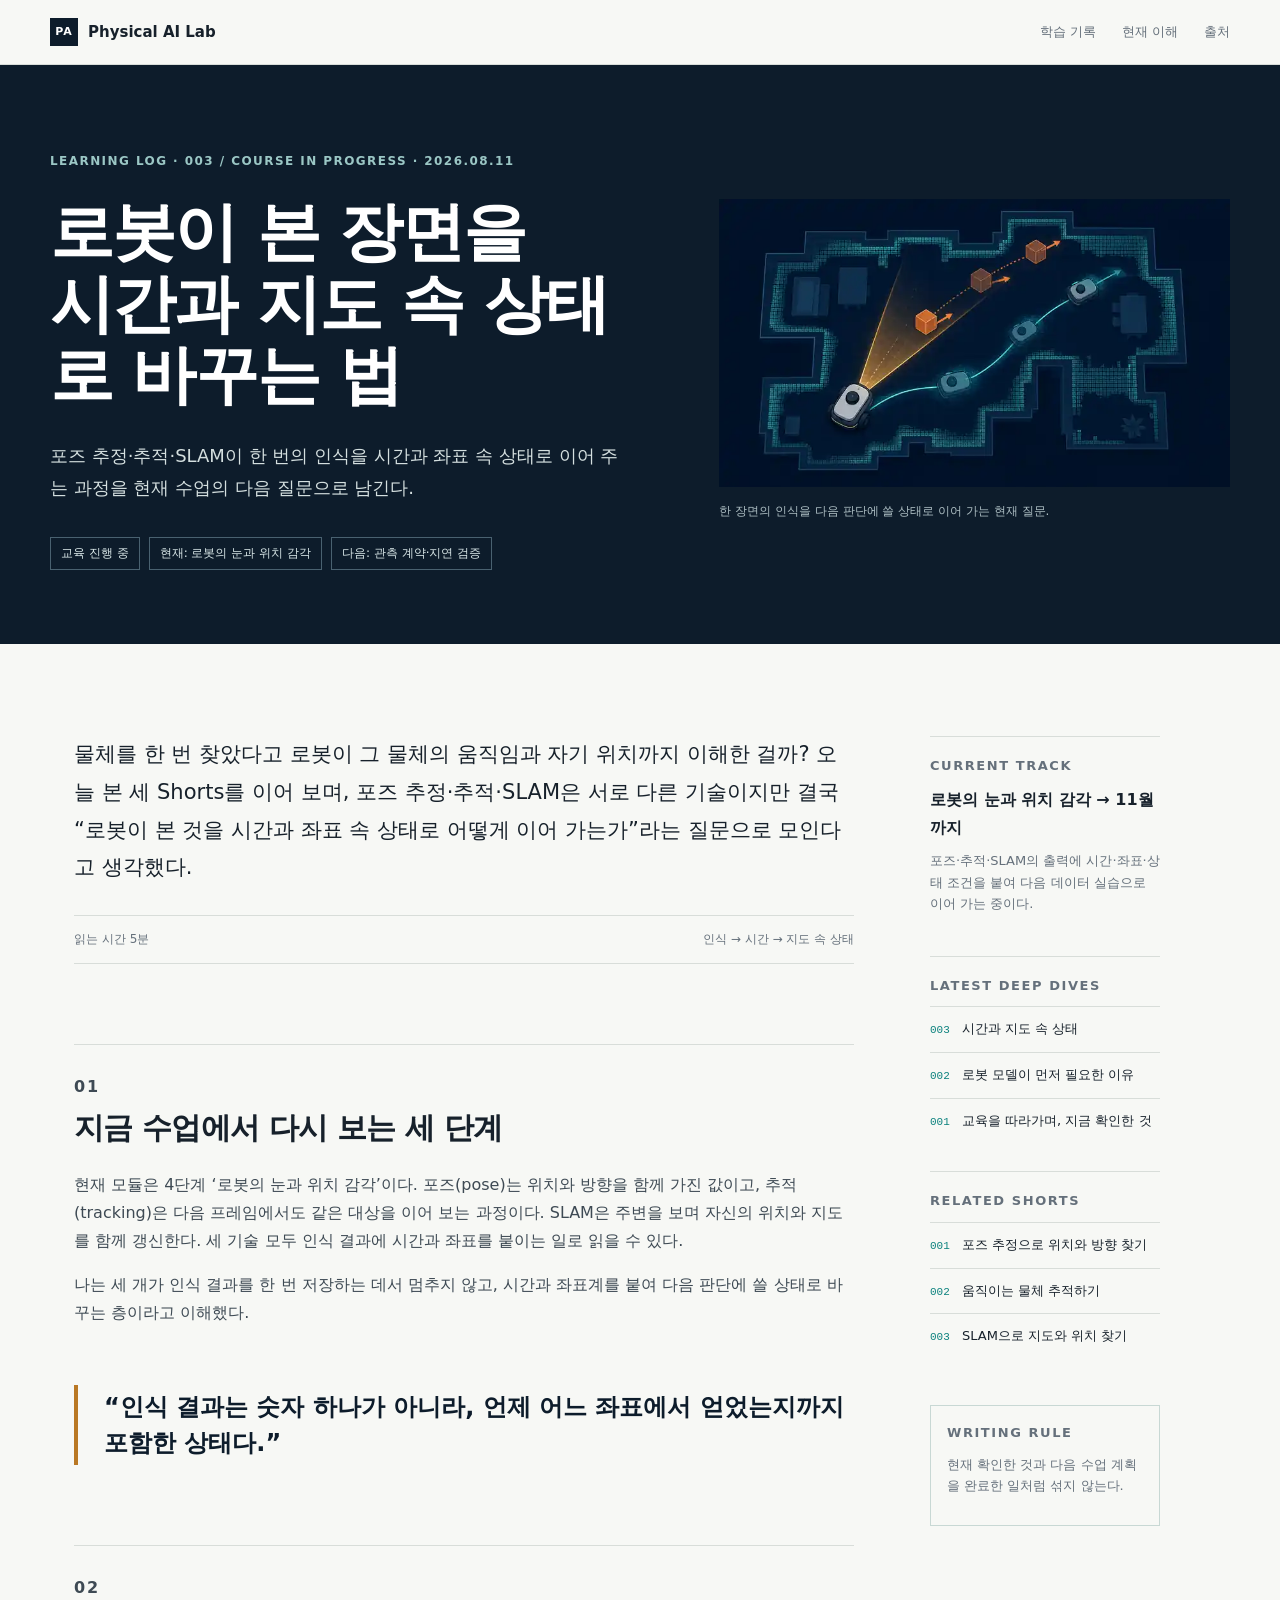
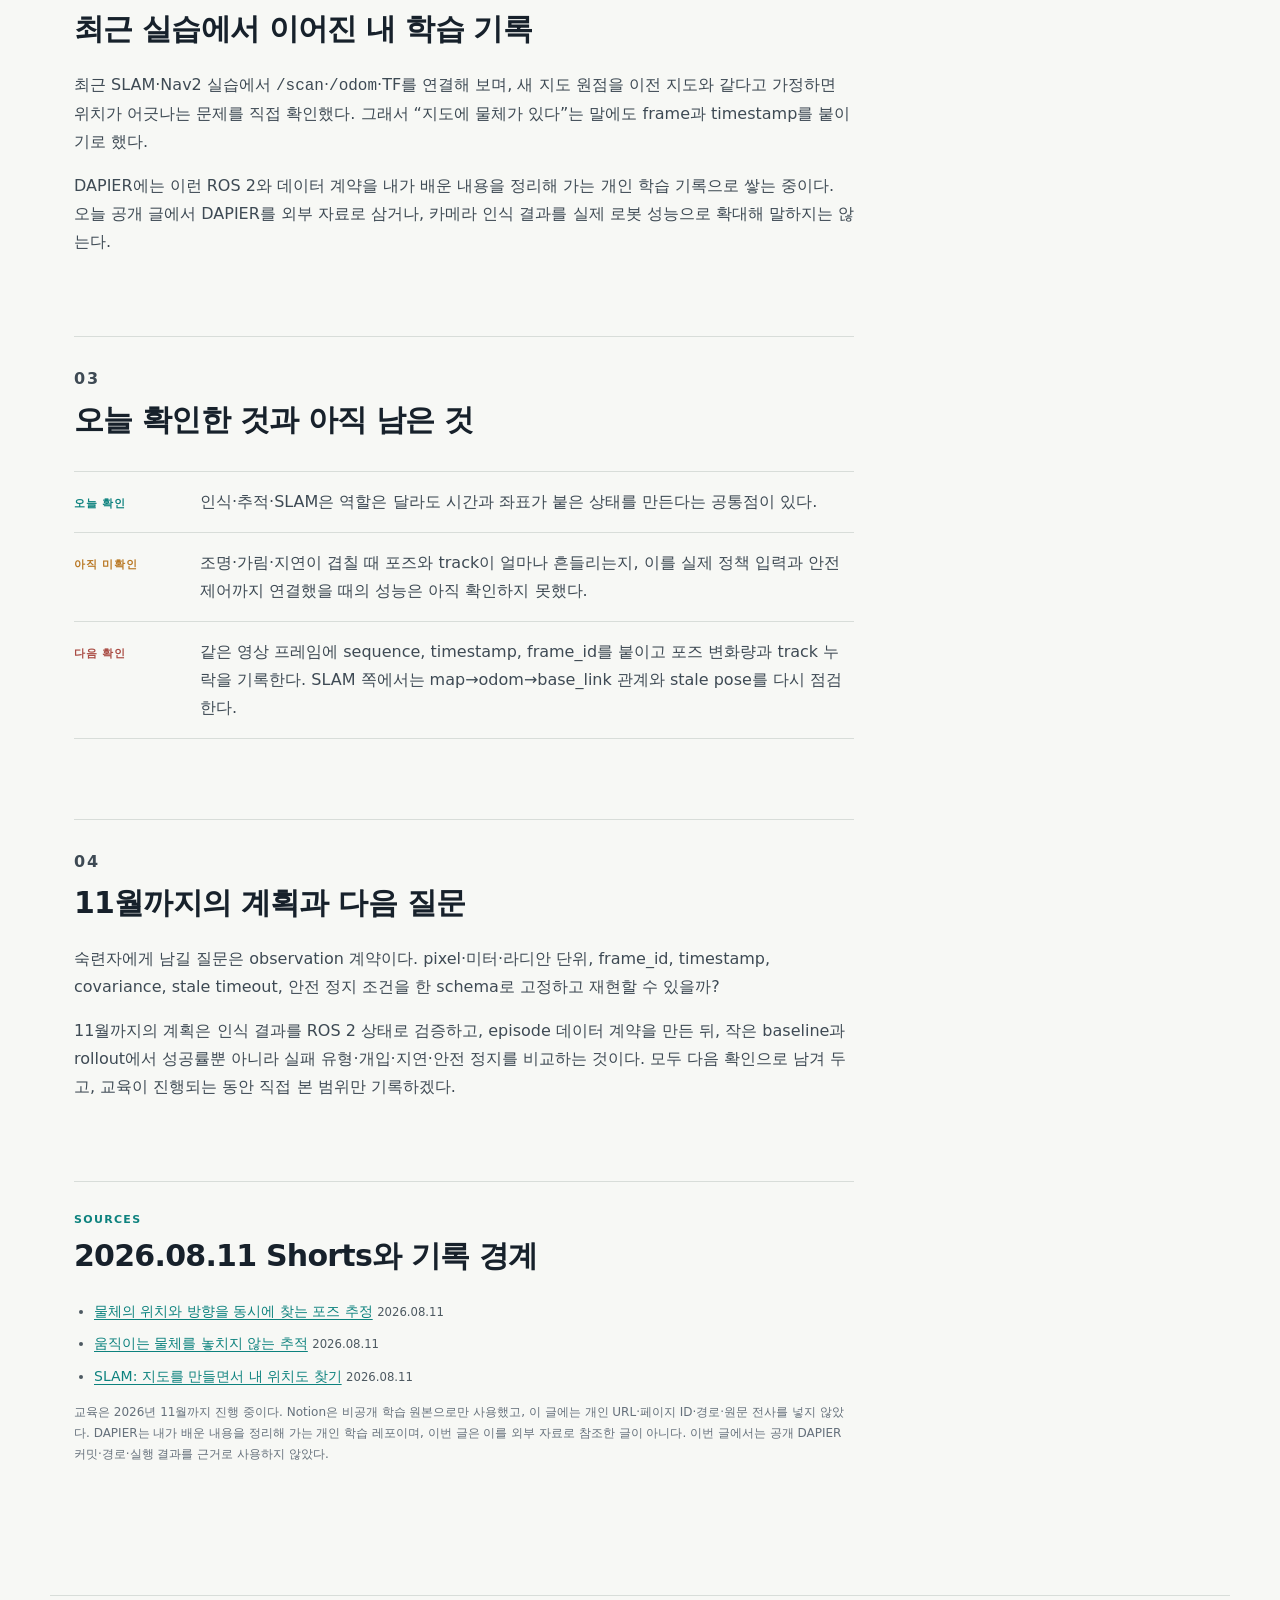
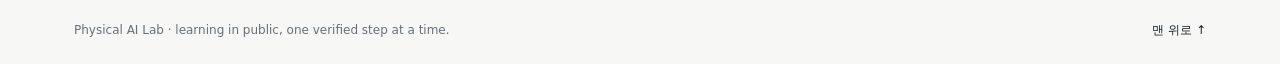
<file: articles/2026-08-11-pose-tracking-slam-state.html>
<!doctype html>
<html lang="ko">
  <head>
    <meta charset="utf-8">
    <meta name="viewport" content="width=device-width, initial-scale=1">
    <meta name="description" content="포즈 추정·추적·SLAM이 로봇의 관측을 시간과 좌표 속 상태로 이어 주는 과정을 현재 수업과 다음 검증 질문으로 남기는 학습 기록.">
    <title>Physical AI Lab | 003 로봇이 본 장면을 시간과 지도 속 상태로 바꾸는 법</title>
    <link rel="stylesheet" href="../styles.css">
  </head>
  <body>
    <header class="site-header">
      <a class="brand" href="../index.html" aria-label="Physical AI Lab home">
        <span class="brand-mark">PA</span>
        <span>Physical AI Lab</span>
      </a>
      <nav class="site-nav" aria-label="주요 메뉴">
        <a href="../index.html#posts">학습 기록</a>
        <a href="#journal">현재 이해</a>
        <a href="#sources">출처</a>
      </nav>
    </header>

    <main id="top">
      <section class="hero-band" aria-labelledby="page-title">
        <div class="hero-copy">
          <p class="eyebrow">LEARNING LOG · 003 / COURSE IN PROGRESS · 2026.08.11</p>
          <h1 id="page-title">로봇이 본 장면을<br>시간과 지도 속 상태로 바꾸는 법</h1>
          <p class="hero-summary">포즈 추정·추적·SLAM이 한 번의 인식을 시간과 좌표 속 상태로 이어 주는 과정을 현재 수업의 다음 질문으로 남긴다.</p>
          <div class="hero-meta" aria-label="글 정보">
            <span>교육 진행 중</span>
            <span>현재: 로봇의 눈과 위치 감각</span>
            <span>다음: 관측 계약·지연 검증</span>
          </div>
        </div>
        <figure class="hero-figure">
          <img src="../assets/perception-tracking-slam-v2.webp" alt="카메라 시야, 물체 추적 궤적, 지도와 로봇 경로로 포즈 추정·추적·SLAM을 보여 주는 장면">
          <figcaption>한 장면의 인식을 다음 판단에 쓸 상태로 이어 가는 현재 질문.</figcaption>
        </figure>
      </section>

      <section class="article-shell" id="journal">
        <article class="article">
          <p class="article-lede">물체를 한 번 찾았다고 로봇이 그 물체의 움직임과 자기 위치까지 이해한 걸까? 오늘 본 세 Shorts를 이어 보며, 포즈 추정·추적·SLAM은 서로 다른 기술이지만 결국 “로봇이 본 것을 시간과 좌표 속 상태로 어떻게 이어 가는가”라는 질문으로 모인다고 생각했다.</p>

          <div class="reading-time">
            <span>읽는 시간 5분</span>
            <span>인식 → 시간 → 지도 속 상태</span>
          </div>

          <section class="article-section">
            <p class="section-index">01</p>
            <h2>지금 수업에서 다시 보는 세 단계</h2>
            <p>현재 모듈은 4단계 ‘로봇의 눈과 위치 감각’이다. 포즈(pose)는 위치와 방향을 함께 가진 값이고, 추적(tracking)은 다음 프레임에서도 같은 대상을 이어 보는 과정이다. SLAM은 주변을 보며 자신의 위치와 지도를 함께 갱신한다. 세 기술 모두 인식 결과에 시간과 좌표를 붙이는 일로 읽을 수 있다.</p>
            <p>나는 세 개가 인식 결과를 한 번 저장하는 데서 멈추지 않고, 시간과 좌표계를 붙여 다음 판단에 쓸 상태로 바꾸는 층이라고 이해했다.</p>
          </section>

          <section class="pull-quote">
            <p>“인식 결과는 숫자 하나가 아니라, 언제 어느 좌표에서 얻었는지까지 포함한 상태다.”</p>
          </section>

          <section class="article-section" id="system">
            <p class="section-index">02</p>
            <h2>최근 실습에서 이어진 내 학습 기록</h2>
            <p>최근 SLAM·Nav2 실습에서 <code>/scan</code>·<code>/odom</code>·TF를 연결해 보며, 새 지도 원점을 이전 지도와 같다고 가정하면 위치가 어긋나는 문제를 직접 확인했다. 그래서 “지도에 물체가 있다”는 말에도 frame과 timestamp를 붙이기로 했다.</p>
            <p>DAPIER에는 이런 ROS 2와 데이터 계약을 내가 배운 내용을 정리해 가는 개인 학습 기록으로 쌓는 중이다. 오늘 공개 글에서 DAPIER를 외부 자료로 삼거나, 카메라 인식 결과를 실제 로봇 성능으로 확대해 말하지는 않는다.</p>
          </section>

          <section class="article-section">
            <p class="section-index">03</p>
            <h2>오늘 확인한 것과 아직 남은 것</h2>
            <div class="decision-grid">
              <div class="decision-row"><span class="decision-tag keep">오늘 확인</span><p>인식·추적·SLAM은 역할은 달라도 시간과 좌표가 붙은 상태를 만든다는 공통점이 있다.</p></div>
              <div class="decision-row"><span class="decision-tag check">아직 미확인</span><p>조명·가림·지연이 겹칠 때 포즈와 track이 얼마나 흔들리는지, 이를 실제 정책 입력과 안전 제어까지 연결했을 때의 성능은 아직 확인하지 못했다.</p></div>
              <div class="decision-row"><span class="decision-tag defer">다음 확인</span><p>같은 영상 프레임에 sequence, timestamp, frame_id를 붙이고 포즈 변화량과 track 누락을 기록한다. SLAM 쪽에서는 map→odom→base_link 관계와 stale pose를 다시 점검한다.</p></div>
            </div>
          </section>

          <section class="article-section">
            <p class="section-index">04</p>
            <h2>11월까지의 계획과 다음 질문</h2>
            <p>숙련자에게 남길 질문은 observation 계약이다. pixel·미터·라디안 단위, frame_id, timestamp, covariance, stale timeout, 안전 정지 조건을 한 schema로 고정하고 재현할 수 있을까?</p>
            <p>11월까지의 계획은 인식 결과를 ROS 2 상태로 검증하고, episode 데이터 계약을 만든 뒤, 작은 baseline과 rollout에서 성공률뿐 아니라 실패 유형·개입·지연·안전 정지를 비교하는 것이다. 모두 다음 확인으로 남겨 두고, 교육이 진행되는 동안 직접 본 범위만 기록하겠다.</p>
          </section>

          <section class="sources" id="sources">
            <p class="section-index">SOURCES</p>
            <h2>2026.08.11 Shorts와 기록 경계</h2>
            <ul>
              <li><a href="https://youtube.com/shorts/ZD4YGHvGegg" target="_blank" rel="noreferrer">물체의 위치와 방향을 동시에 찾는 포즈 추정</a> <small>2026.08.11</small></li>
              <li><a href="https://youtube.com/shorts/kd6lM1VAPFo" target="_blank" rel="noreferrer">움직이는 물체를 놓치지 않는 추적</a> <small>2026.08.11</small></li>
              <li><a href="https://youtube.com/shorts/7IvJcTHMtxc" target="_blank" rel="noreferrer">SLAM: 지도를 만들면서 내 위치도 찾기</a> <small>2026.08.11</small></li>
            </ul>
            <p class="source-boundary">교육은 2026년 11월까지 진행 중이다. Notion은 비공개 학습 원본으로만 사용했고, 이 글에는 개인 URL·페이지 ID·경로·원문 전사를 넣지 않았다. DAPIER는 내가 배운 내용을 정리해 가는 개인 학습 레포이며, 이번 글은 이를 외부 자료로 참조한 글이 아니다. 이번 글에서는 공개 DAPIER 커밋·경로·실행 결과를 근거로 사용하지 않았다.</p>
          </section>
        </article>

        <aside class="side-rail" aria-label="학습 기록 정보">
          <div class="rail-block">
            <p class="rail-label">CURRENT TRACK</p>
            <h3>로봇의 눈과 위치 감각 → 11월까지</h3>
            <p>포즈·추적·SLAM의 출력에 시간·좌표·상태 조건을 붙여 다음 데이터 실습으로 이어 가는 중이다.</p>
          </div>
          <div class="rail-block">
            <p class="rail-label">LATEST DEEP DIVES</p>
            <!-- BLOG_INDEX_START -->
            <a class="rail-link" href="#page-title"><span>003</span> 시간과 지도 속 상태</a>
            <a class="rail-link" href="2026-08-06-robot-model-fk-ik-check.html"><span>002</span> 로봇 모델이 먼저 필요한 이유</a>
            <a class="rail-link" href="2026-08-04-physical-ai-first-steps.html"><span>001</span> 교육을 따라가며, 지금 확인한 것</a>
            <!-- BLOG_INDEX_END -->
          </div>
          <div class="rail-block">
            <p class="rail-label">RELATED SHORTS</p>
            <a class="rail-link" href="https://youtube.com/shorts/ZD4YGHvGegg" target="_blank" rel="noreferrer"><span>001</span> 포즈 추정으로 위치와 방향 찾기</a>
            <a class="rail-link" href="https://youtube.com/shorts/kd6lM1VAPFo" target="_blank" rel="noreferrer"><span>002</span> 움직이는 물체 추적하기</a>
            <a class="rail-link" href="https://youtube.com/shorts/7IvJcTHMtxc" target="_blank" rel="noreferrer"><span>003</span> SLAM으로 지도와 위치 찾기</a>
          </div>
          <div class="rail-block rail-note">
            <p class="rail-label">WRITING RULE</p>
            <p>현재 확인한 것과 다음 수업 계획을 완료한 일처럼 섞지 않는다.</p>
          </div>
        </aside>
      </section>
    </main>

    <footer class="site-footer">
      <span>Physical AI Lab · learning in public, one verified step at a time.</span>
      <a href="#top">맨 위로 ↑</a>
    </footer>
  </body>
</html>
</file>
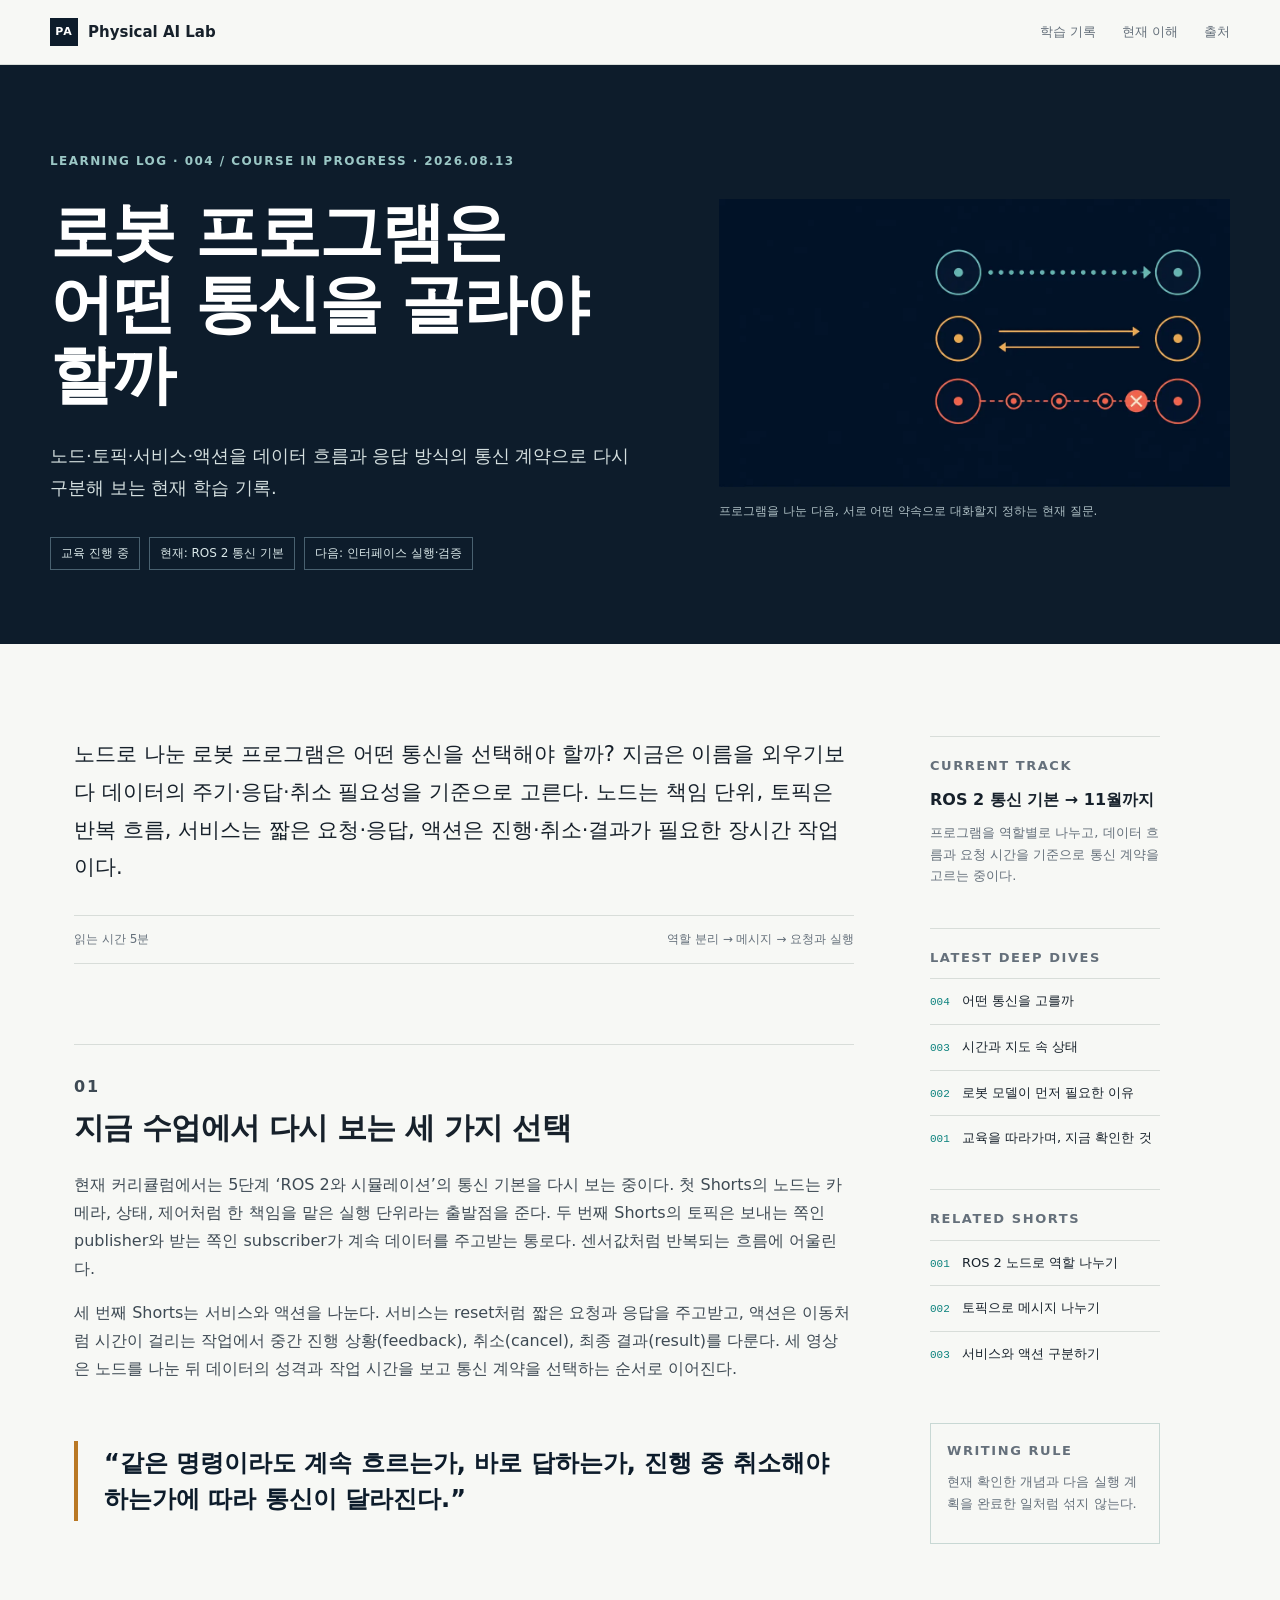
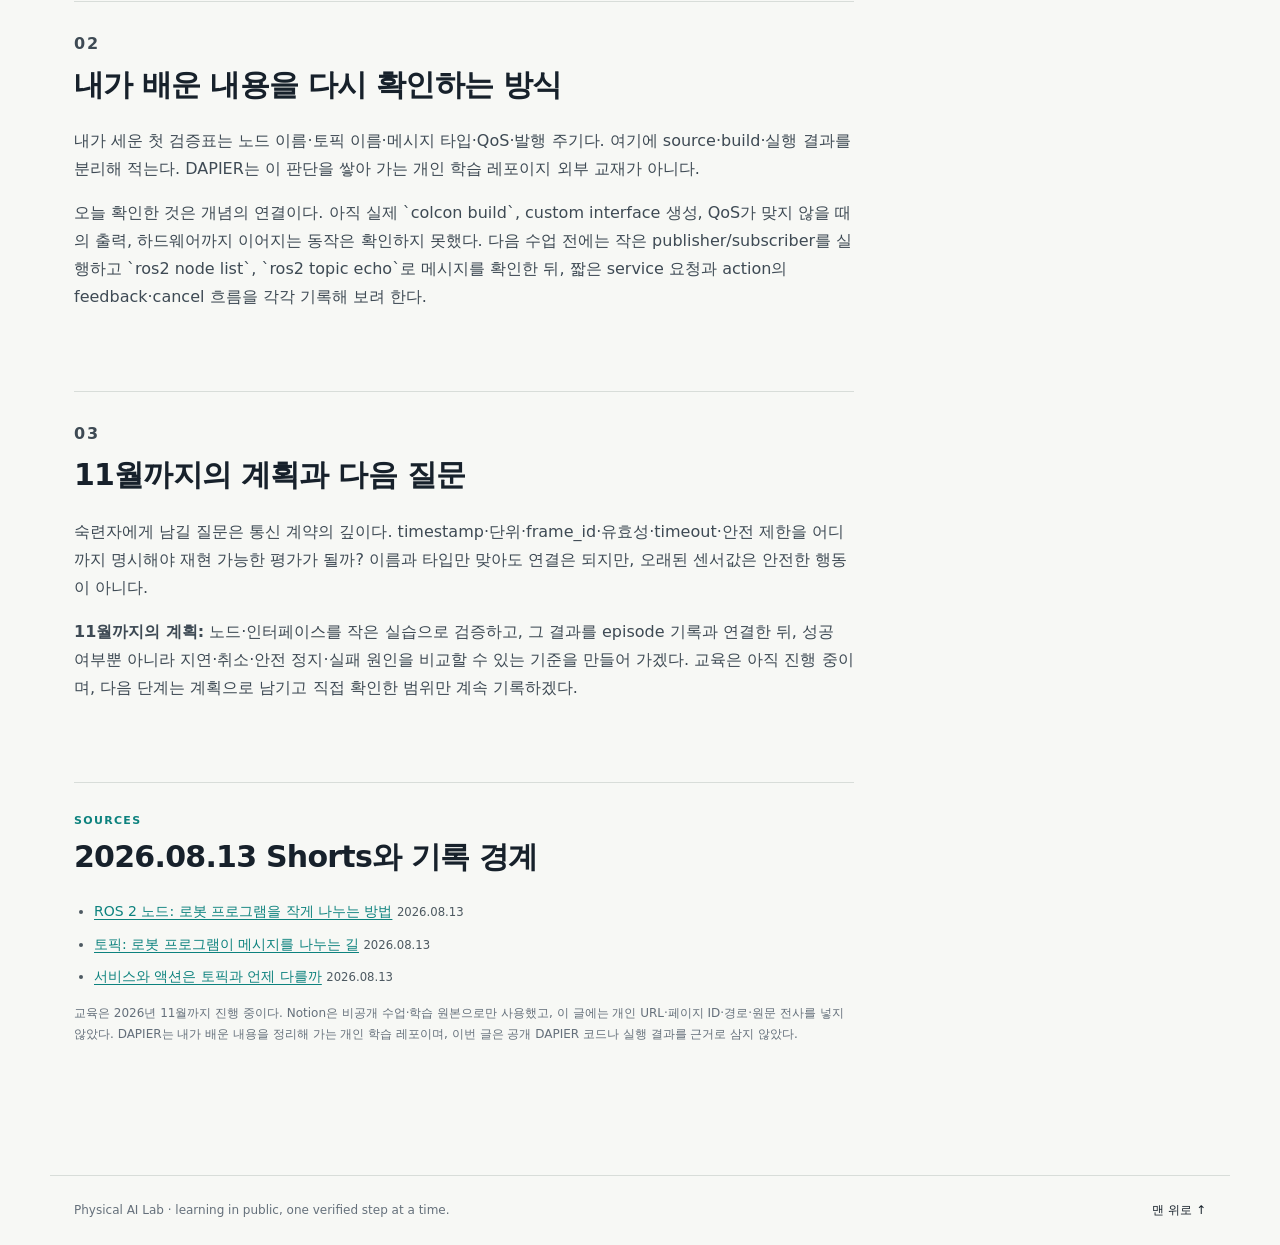
<file: articles/2026-08-13-ros2-communication-contract.html>
<!doctype html>
<html lang="ko">
  <head>
    <meta charset="utf-8">
    <meta name="viewport" content="width=device-width, initial-scale=1">
    <meta name="description" content="ROS 2의 노드·토픽·서비스·액션을 데이터 흐름과 응답 방식의 통신 계약으로 이해하고 다음 실습 질문을 남기는 현재 학습 기록.">
    <title>Physical AI Lab | 004 로봇 프로그램은 어떤 통신을 골라야 할까</title>
    <link rel="stylesheet" href="../styles.css">
  </head>
  <body>
    <header class="site-header">
      <a class="brand" href="../index.html" aria-label="Physical AI Lab home">
        <span class="brand-mark">PA</span>
        <span>Physical AI Lab</span>
      </a>
      <nav class="site-nav" aria-label="주요 메뉴">
        <a href="../index.html#posts">학습 기록</a>
        <a href="#journal">현재 이해</a>
        <a href="#sources">출처</a>
      </nav>
    </header>

    <main id="top">
      <section class="hero-band" aria-labelledby="page-title">
        <div class="hero-copy">
          <p class="eyebrow">LEARNING LOG · 004 / COURSE IN PROGRESS · 2026.08.13</p>
          <h1 id="page-title">로봇 프로그램은<br>어떤 통신을 골라야 할까</h1>
          <p class="hero-summary">노드·토픽·서비스·액션을 데이터 흐름과 응답 방식의 통신 계약으로 다시 구분해 보는 현재 학습 기록.</p>
          <div class="hero-meta" aria-label="글 정보">
            <span>교육 진행 중</span>
            <span>현재: ROS 2 통신 기본</span>
            <span>다음: 인터페이스 실행·검증</span>
          </div>
        </div>
        <figure class="hero-figure">
          <img src="../assets/ros2-communication-contract-v2.webp" alt="연속 데이터 흐름, 요청·응답, 진행 중 취소 가능한 작업을 서로 다른 연결 방식으로 보여 주는 ROS 2 통신 도식">
          <figcaption>프로그램을 나눈 다음, 서로 어떤 약속으로 대화할지 정하는 현재 질문.</figcaption>
        </figure>
      </section>

      <section class="article-shell" id="journal">
        <article class="article">
          <p class="article-lede">노드로 나눈 로봇 프로그램은 어떤 통신을 선택해야 할까? 지금은 이름을 외우기보다 데이터의 주기·응답·취소 필요성을 기준으로 고른다. 노드는 책임 단위, 토픽은 반복 흐름, 서비스는 짧은 요청·응답, 액션은 진행·취소·결과가 필요한 장시간 작업이다.</p>

          <div class="reading-time">
            <span>읽는 시간 5분</span>
            <span>역할 분리 → 메시지 → 요청과 실행</span>
          </div>

          <section class="article-section">
            <p class="section-index">01</p>
            <h2>지금 수업에서 다시 보는 세 가지 선택</h2>
            <p>현재 커리큘럼에서는 5단계 ‘ROS 2와 시뮬레이션’의 통신 기본을 다시 보는 중이다. 첫 Shorts의 노드는 카메라, 상태, 제어처럼 한 책임을 맡은 실행 단위라는 출발점을 준다. 두 번째 Shorts의 토픽은 보내는 쪽인 publisher와 받는 쪽인 subscriber가 계속 데이터를 주고받는 통로다. 센서값처럼 반복되는 흐름에 어울린다.</p>
            <p>세 번째 Shorts는 서비스와 액션을 나눈다. 서비스는 reset처럼 짧은 요청과 응답을 주고받고, 액션은 이동처럼 시간이 걸리는 작업에서 중간 진행 상황(feedback), 취소(cancel), 최종 결과(result)를 다룬다. 세 영상은 노드를 나눈 뒤 데이터의 성격과 작업 시간을 보고 통신 계약을 선택하는 순서로 이어진다.</p>
          </section>

          <section class="pull-quote">
            <p>“같은 명령이라도 계속 흐르는가, 바로 답하는가, 진행 중 취소해야 하는가에 따라 통신이 달라진다.”</p>
          </section>

          <section class="article-section" id="system">
            <p class="section-index">02</p>
            <h2>내가 배운 내용을 다시 확인하는 방식</h2>
            <p>내가 세운 첫 검증표는 노드 이름·토픽 이름·메시지 타입·QoS·발행 주기다. 여기에 source·build·실행 결과를 분리해 적는다. DAPIER는 이 판단을 쌓아 가는 개인 학습 레포이지 외부 교재가 아니다.</p>
            <p>오늘 확인한 것은 개념의 연결이다. 아직 실제 `colcon build`, custom interface 생성, QoS가 맞지 않을 때의 출력, 하드웨어까지 이어지는 동작은 확인하지 못했다. 다음 수업 전에는 작은 publisher/subscriber를 실행하고 `ros2 node list`, `ros2 topic echo`로 메시지를 확인한 뒤, 짧은 service 요청과 action의 feedback·cancel 흐름을 각각 기록해 보려 한다.</p>
          </section>

          <section class="article-section">
            <p class="section-index">03</p>
            <h2>11월까지의 계획과 다음 질문</h2>
            <p>숙련자에게 남길 질문은 통신 계약의 깊이다. timestamp·단위·frame_id·유효성·timeout·안전 제한을 어디까지 명시해야 재현 가능한 평가가 될까? 이름과 타입만 맞아도 연결은 되지만, 오래된 센서값은 안전한 행동이 아니다.</p>
            <p><strong>11월까지의 계획:</strong> 노드·인터페이스를 작은 실습으로 검증하고, 그 결과를 episode 기록과 연결한 뒤, 성공 여부뿐 아니라 지연·취소·안전 정지·실패 원인을 비교할 수 있는 기준을 만들어 가겠다. 교육은 아직 진행 중이며, 다음 단계는 계획으로 남기고 직접 확인한 범위만 계속 기록하겠다.</p>
          </section>

          <section class="sources" id="sources">
            <p class="section-index">SOURCES</p>
            <h2>2026.08.13 Shorts와 기록 경계</h2>
            <ul>
              <li><a href="https://youtube.com/shorts/3eqAOc7c4MA" target="_blank" rel="noreferrer">ROS 2 노드: 로봇 프로그램을 작게 나누는 방법</a> <small>2026.08.13</small></li>
              <li><a href="https://youtube.com/shorts/D491wKZHdic" target="_blank" rel="noreferrer">토픽: 로봇 프로그램이 메시지를 나누는 길</a> <small>2026.08.13</small></li>
              <li><a href="https://youtube.com/shorts/X8Z63H2bp38" target="_blank" rel="noreferrer">서비스와 액션은 토픽과 언제 다를까</a> <small>2026.08.13</small></li>
            </ul>
            <p class="source-boundary">교육은 2026년 11월까지 진행 중이다. Notion은 비공개 수업·학습 원본으로만 사용했고, 이 글에는 개인 URL·페이지 ID·경로·원문 전사를 넣지 않았다. DAPIER는 내가 배운 내용을 정리해 가는 개인 학습 레포이며, 이번 글은 공개 DAPIER 코드나 실행 결과를 근거로 삼지 않았다.</p>
          </section>
        </article>

        <aside class="side-rail" aria-label="학습 기록 정보">
          <div class="rail-block">
            <p class="rail-label">CURRENT TRACK</p>
            <h3>ROS 2 통신 기본 → 11월까지</h3>
            <p>프로그램을 역할별로 나누고, 데이터 흐름과 요청 시간을 기준으로 통신 계약을 고르는 중이다.</p>
          </div>
          <div class="rail-block">
            <p class="rail-label">LATEST DEEP DIVES</p>
            <!-- BLOG_INDEX_START -->
            <a class="rail-link" href="#page-title"><span>004</span> 어떤 통신을 고를까</a>
            <a class="rail-link" href="2026-08-11-pose-tracking-slam-state.html"><span>003</span> 시간과 지도 속 상태</a>
            <a class="rail-link" href="2026-08-06-robot-model-fk-ik-check.html"><span>002</span> 로봇 모델이 먼저 필요한 이유</a>
            <a class="rail-link" href="2026-08-04-physical-ai-first-steps.html"><span>001</span> 교육을 따라가며, 지금 확인한 것</a>
            <!-- BLOG_INDEX_END -->
          </div>
          <div class="rail-block">
            <p class="rail-label">RELATED SHORTS</p>
            <a class="rail-link" href="https://youtube.com/shorts/3eqAOc7c4MA" target="_blank" rel="noreferrer"><span>001</span> ROS 2 노드로 역할 나누기</a>
            <a class="rail-link" href="https://youtube.com/shorts/D491wKZHdic" target="_blank" rel="noreferrer"><span>002</span> 토픽으로 메시지 나누기</a>
            <a class="rail-link" href="https://youtube.com/shorts/X8Z63H2bp38" target="_blank" rel="noreferrer"><span>003</span> 서비스와 액션 구분하기</a>
          </div>
          <div class="rail-block rail-note">
            <p class="rail-label">WRITING RULE</p>
            <p>현재 확인한 개념과 다음 실행 계획을 완료한 일처럼 섞지 않는다.</p>
          </div>
        </aside>
      </section>
    </main>

    <footer class="site-footer">
      <span>Physical AI Lab · learning in public, one verified step at a time.</span>
      <a href="#top">맨 위로 ↑</a>
    </footer>
  </body>
</html>
</file>
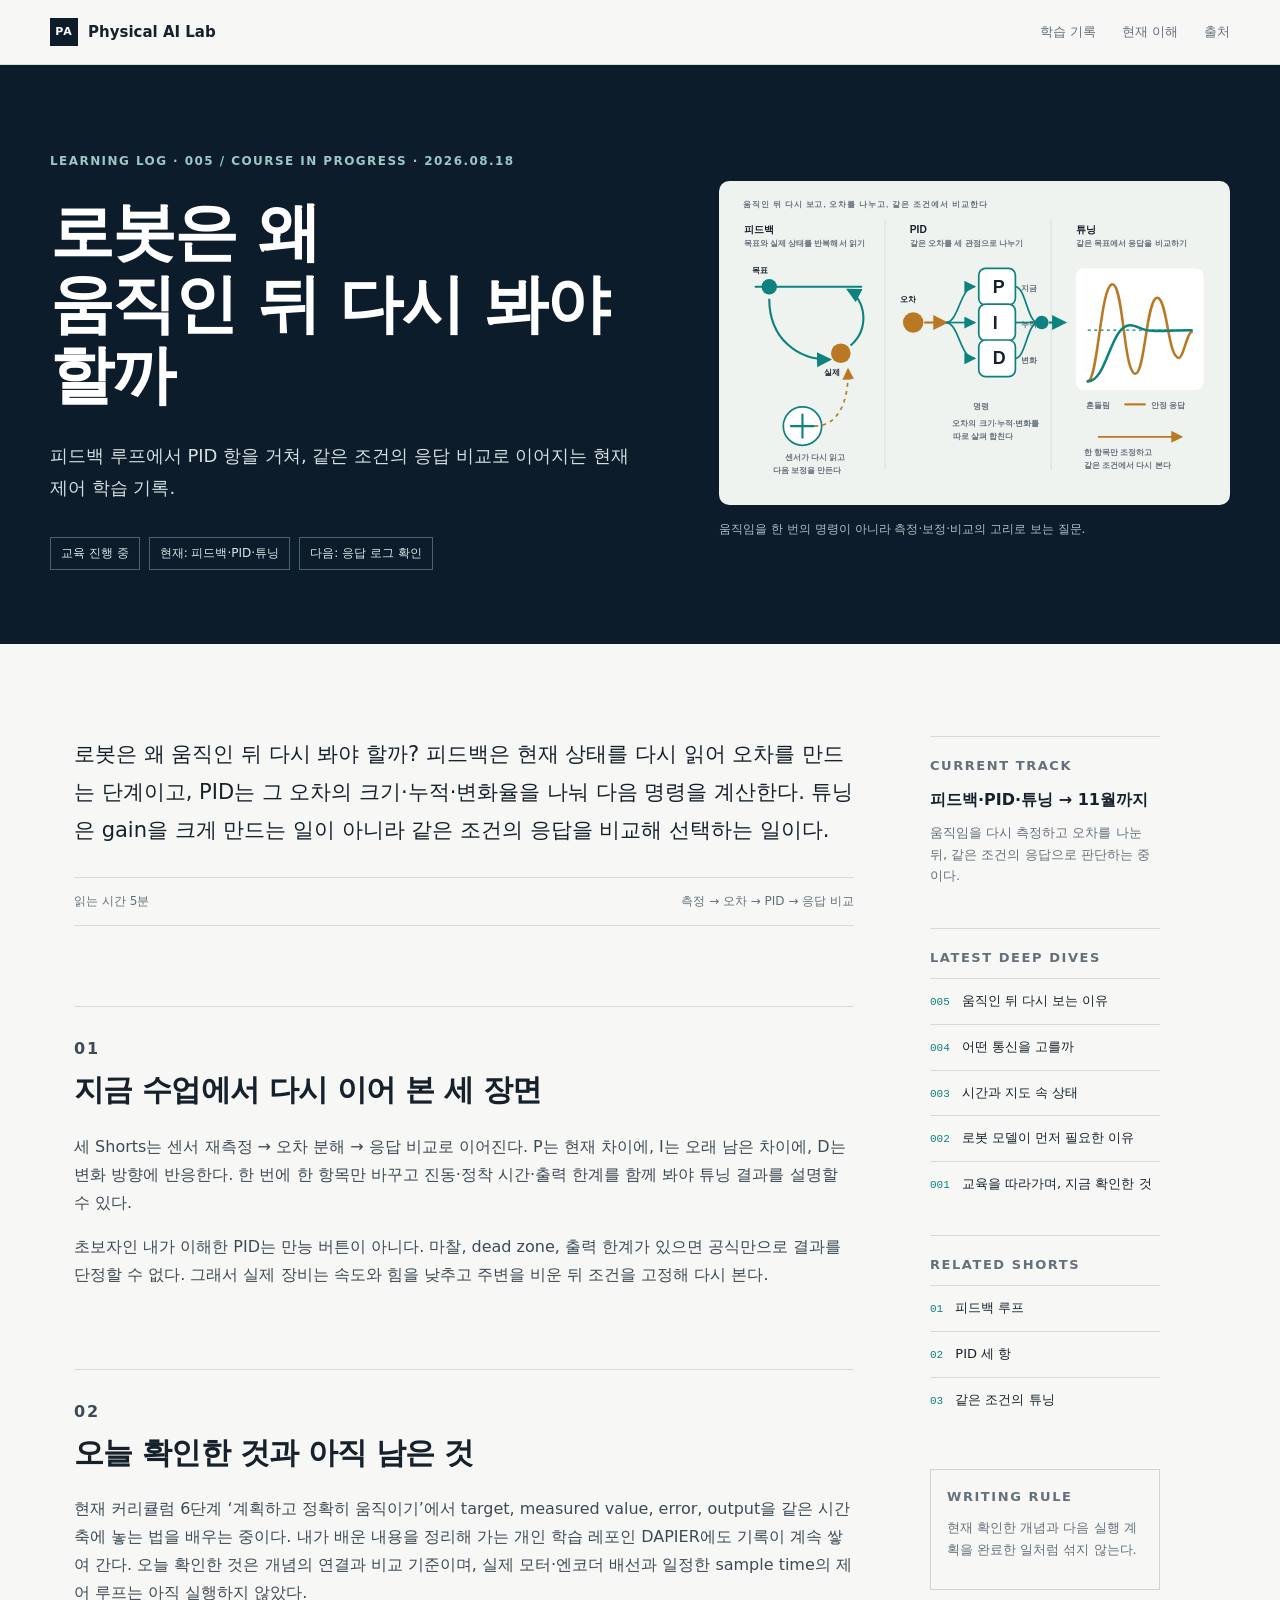
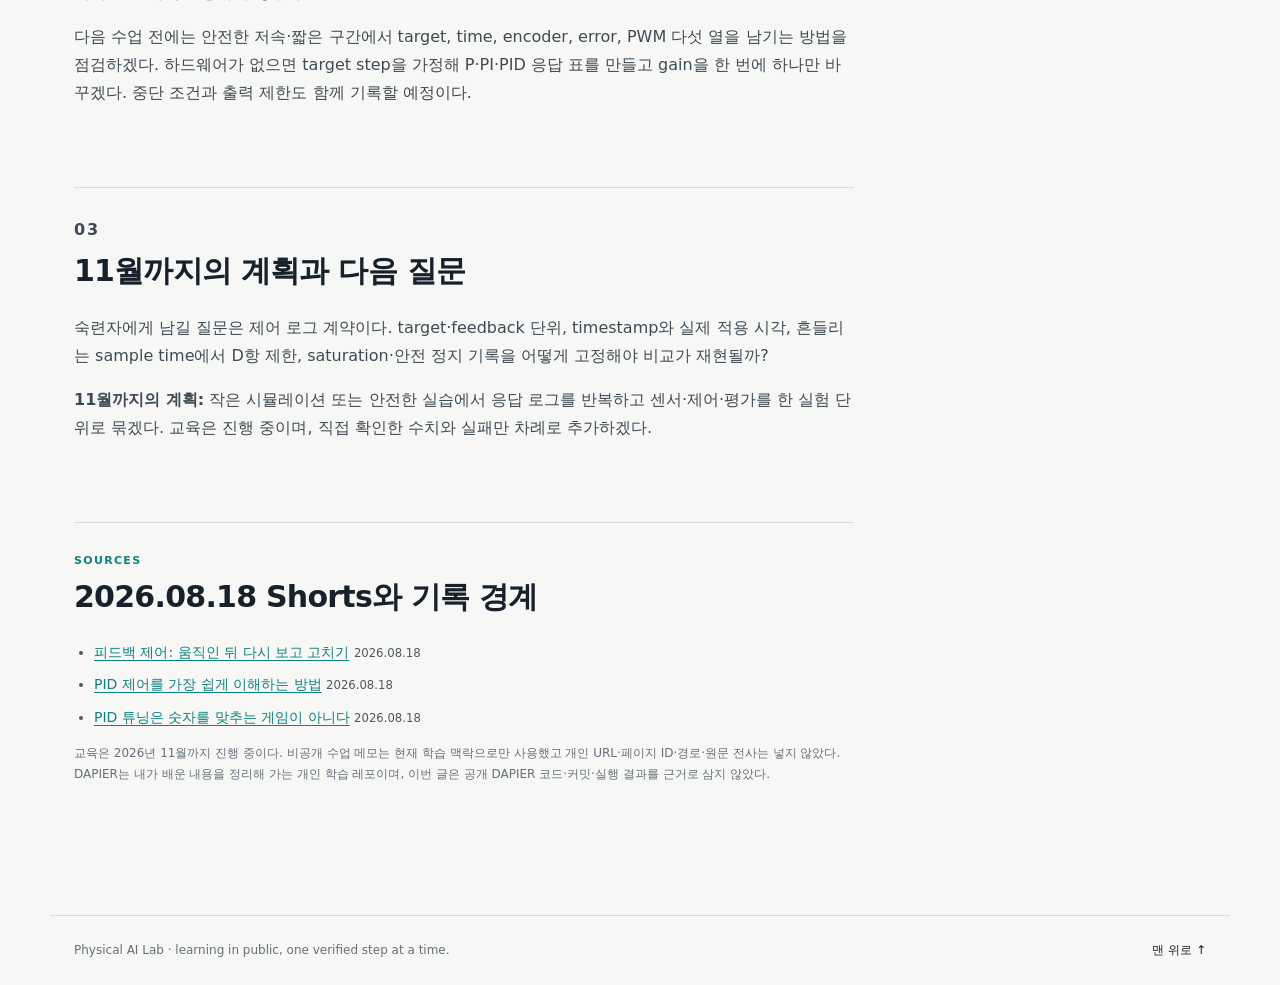
<file: articles/2026-08-18-feedback-pid-tuning-check.html>
<!doctype html>
<html lang="ko">
  <head>
    <meta charset="utf-8">
    <meta name="viewport" content="width=device-width, initial-scale=1">
    <meta name="description" content="피드백 루프·PID·튜닝을 같은 목표와 측정 기록으로 이어 보며 현재 제어 수업에서 확인한 것과 다음 실습을 남기는 학습 기록.">
    <title>Physical AI Lab | 005 로봇은 왜 움직인 뒤 다시 봐야 할까</title>
    <link rel="stylesheet" href="../styles.css">
  </head>
  <body>
    <header class="site-header">
      <a class="brand" href="../index.html" aria-label="Physical AI Lab home">
        <span class="brand-mark">PA</span>
        <span>Physical AI Lab</span>
      </a>
      <nav class="site-nav" aria-label="주요 메뉴">
        <a href="../index.html#posts">학습 기록</a>
        <a href="#journal">현재 이해</a>
        <a href="#sources">출처</a>
      </nav>
    </header>

    <main id="top">
      <section class="hero-band" aria-labelledby="page-title">
        <div class="hero-copy">
          <p class="eyebrow">LEARNING LOG · 005 / COURSE IN PROGRESS · 2026.08.18</p>
          <h1 id="page-title">로봇은 왜<br>움직인 뒤 다시 봐야 할까</h1>
          <p class="hero-summary">피드백 루프에서 PID 항을 거쳐, 같은 조건의 응답 비교로 이어지는 현재 제어 학습 기록.</p>
          <div class="hero-meta" aria-label="글 정보">
            <span>교육 진행 중</span>
            <span>현재: 피드백·PID·튜닝</span>
            <span>다음: 응답 로그 확인</span>
          </div>
        </div>
        <figure class="hero-figure">
          <img src="../assets/feedback-pid-tuning-v1.svg" alt="목표와 실제 상태를 다시 읽는 피드백, 오차를 P·I·D로 나누는 제어, 흔들림과 안정 응답을 비교하는 튜닝을 세 칸으로 연결한 도식">
          <figcaption>움직임을 한 번의 명령이 아니라 측정·보정·비교의 고리로 보는 질문.</figcaption>
        </figure>
      </section>

      <section class="article-shell" id="journal">
        <article class="article">
          <p class="article-lede">로봇은 왜 움직인 뒤 다시 봐야 할까? 피드백은 현재 상태를 다시 읽어 오차를 만드는 단계이고, PID는 그 오차의 크기·누적·변화율을 나눠 다음 명령을 계산한다. 튜닝은 gain을 크게 만드는 일이 아니라 같은 조건의 응답을 비교해 선택하는 일이다.</p>

          <div class="reading-time">
            <span>읽는 시간 5분</span>
            <span>측정 → 오차 → PID → 응답 비교</span>
          </div>

          <section class="article-section">
            <p class="section-index">01</p>
            <h2>지금 수업에서 다시 이어 본 세 장면</h2>
            <p>세 Shorts는 센서 재측정 → 오차 분해 → 응답 비교로 이어진다. P는 현재 차이에, I는 오래 남은 차이에, D는 변화 방향에 반응한다. 한 번에 한 항목만 바꾸고 진동·정착 시간·출력 한계를 함께 봐야 튜닝 결과를 설명할 수 있다.</p>
            <p>초보자인 내가 이해한 PID는 만능 버튼이 아니다. 마찰, dead zone, 출력 한계가 있으면 공식만으로 결과를 단정할 수 없다. 그래서 실제 장비는 속도와 힘을 낮추고 주변을 비운 뒤 조건을 고정해 다시 본다.</p>
          </section>

          <section class="article-section" id="system">
            <p class="section-index">02</p>
            <h2>오늘 확인한 것과 아직 남은 것</h2>
            <p>현재 커리큘럼 6단계 ‘계획하고 정확히 움직이기’에서 target, measured value, error, output을 같은 시간축에 놓는 법을 배우는 중이다. 내가 배운 내용을 정리해 가는 개인 학습 레포인 DAPIER에도 기록이 계속 쌓여 간다. 오늘 확인한 것은 개념의 연결과 비교 기준이며, 실제 모터·엔코더 배선과 일정한 sample time의 제어 루프는 아직 실행하지 않았다.</p>
            <p>다음 수업 전에는 안전한 저속·짧은 구간에서 target, time, encoder, error, PWM 다섯 열을 남기는 방법을 점검하겠다. 하드웨어가 없으면 target step을 가정해 P·PI·PID 응답 표를 만들고 gain을 한 번에 하나만 바꾸겠다. 중단 조건과 출력 제한도 함께 기록할 예정이다.</p>
          </section>

          <section class="article-section">
            <p class="section-index">03</p>
            <h2>11월까지의 계획과 다음 질문</h2>
            <p>숙련자에게 남길 질문은 제어 로그 계약이다. target·feedback 단위, timestamp와 실제 적용 시각, 흔들리는 sample time에서 D항 제한, saturation·안전 정지 기록을 어떻게 고정해야 비교가 재현될까?</p>
            <p><strong>11월까지의 계획:</strong> 작은 시뮬레이션 또는 안전한 실습에서 응답 로그를 반복하고 센서·제어·평가를 한 실험 단위로 묶겠다. 교육은 진행 중이며, 직접 확인한 수치와 실패만 차례로 추가하겠다.</p>
          </section>

          <section class="sources" id="sources">
            <p class="section-index">SOURCES</p>
            <h2>2026.08.18 Shorts와 기록 경계</h2>
            <ul>
              <li><a href="https://youtube.com/shorts/bMf9Syd4jPk" target="_blank" rel="noreferrer">피드백 제어: 움직인 뒤 다시 보고 고치기</a> <small>2026.08.18</small></li>
              <li><a href="https://youtube.com/shorts/5e-MwNlGI2k" target="_blank" rel="noreferrer">PID 제어를 가장 쉽게 이해하는 방법</a> <small>2026.08.18</small></li>
              <li><a href="https://youtube.com/shorts/jdSwEeOg_o4" target="_blank" rel="noreferrer">PID 튜닝은 숫자를 맞추는 게임이 아니다</a> <small>2026.08.18</small></li>
            </ul>
            <p class="source-boundary">교육은 2026년 11월까지 진행 중이다. 비공개 수업 메모는 현재 학습 맥락으로만 사용했고 개인 URL·페이지 ID·경로·원문 전사는 넣지 않았다. DAPIER는 내가 배운 내용을 정리해 가는 개인 학습 레포이며, 이번 글은 공개 DAPIER 코드·커밋·실행 결과를 근거로 삼지 않았다.</p>
          </section>
        </article>

        <aside class="side-rail" aria-label="학습 기록 정보">
          <div class="rail-block">
            <p class="rail-label">CURRENT TRACK</p>
            <h3>피드백·PID·튜닝 → 11월까지</h3>
            <p>움직임을 다시 측정하고 오차를 나눈 뒤, 같은 조건의 응답으로 판단하는 중이다.</p>
          </div>
          <div class="rail-block">
            <p class="rail-label">LATEST DEEP DIVES</p>
            <!-- BLOG_INDEX_START -->
            <a class="rail-link" href="#page-title"><span>005</span> 움직인 뒤 다시 보는 이유</a>
            <a class="rail-link" href="2026-08-13-ros2-communication-contract.html"><span>004</span> 어떤 통신을 고를까</a>
            <a class="rail-link" href="2026-08-11-pose-tracking-slam-state.html"><span>003</span> 시간과 지도 속 상태</a>
            <a class="rail-link" href="2026-08-06-robot-model-fk-ik-check.html"><span>002</span> 로봇 모델이 먼저 필요한 이유</a>
            <a class="rail-link" href="2026-08-04-physical-ai-first-steps.html"><span>001</span> 교육을 따라가며, 지금 확인한 것</a>
            <!-- BLOG_INDEX_END -->
          </div>
          <div class="rail-block">
            <p class="rail-label">RELATED SHORTS</p>
            <a class="rail-link" href="https://youtube.com/shorts/bMf9Syd4jPk" target="_blank" rel="noreferrer"><span>01</span> 피드백 루프</a>
            <a class="rail-link" href="https://youtube.com/shorts/5e-MwNlGI2k" target="_blank" rel="noreferrer"><span>02</span> PID 세 항</a>
            <a class="rail-link" href="https://youtube.com/shorts/jdSwEeOg_o4" target="_blank" rel="noreferrer"><span>03</span> 같은 조건의 튜닝</a>
          </div>
          <div class="rail-block rail-note">
            <p class="rail-label">WRITING RULE</p>
            <p>현재 확인한 개념과 다음 실행 계획을 완료한 일처럼 섞지 않는다.</p>
          </div>
        </aside>
      </section>
    </main>

    <footer class="site-footer">
      <span>Physical AI Lab · learning in public, one verified step at a time.</span>
      <a href="#top">맨 위로 ↑</a>
    </footer>
  </body>
</html>
</file>
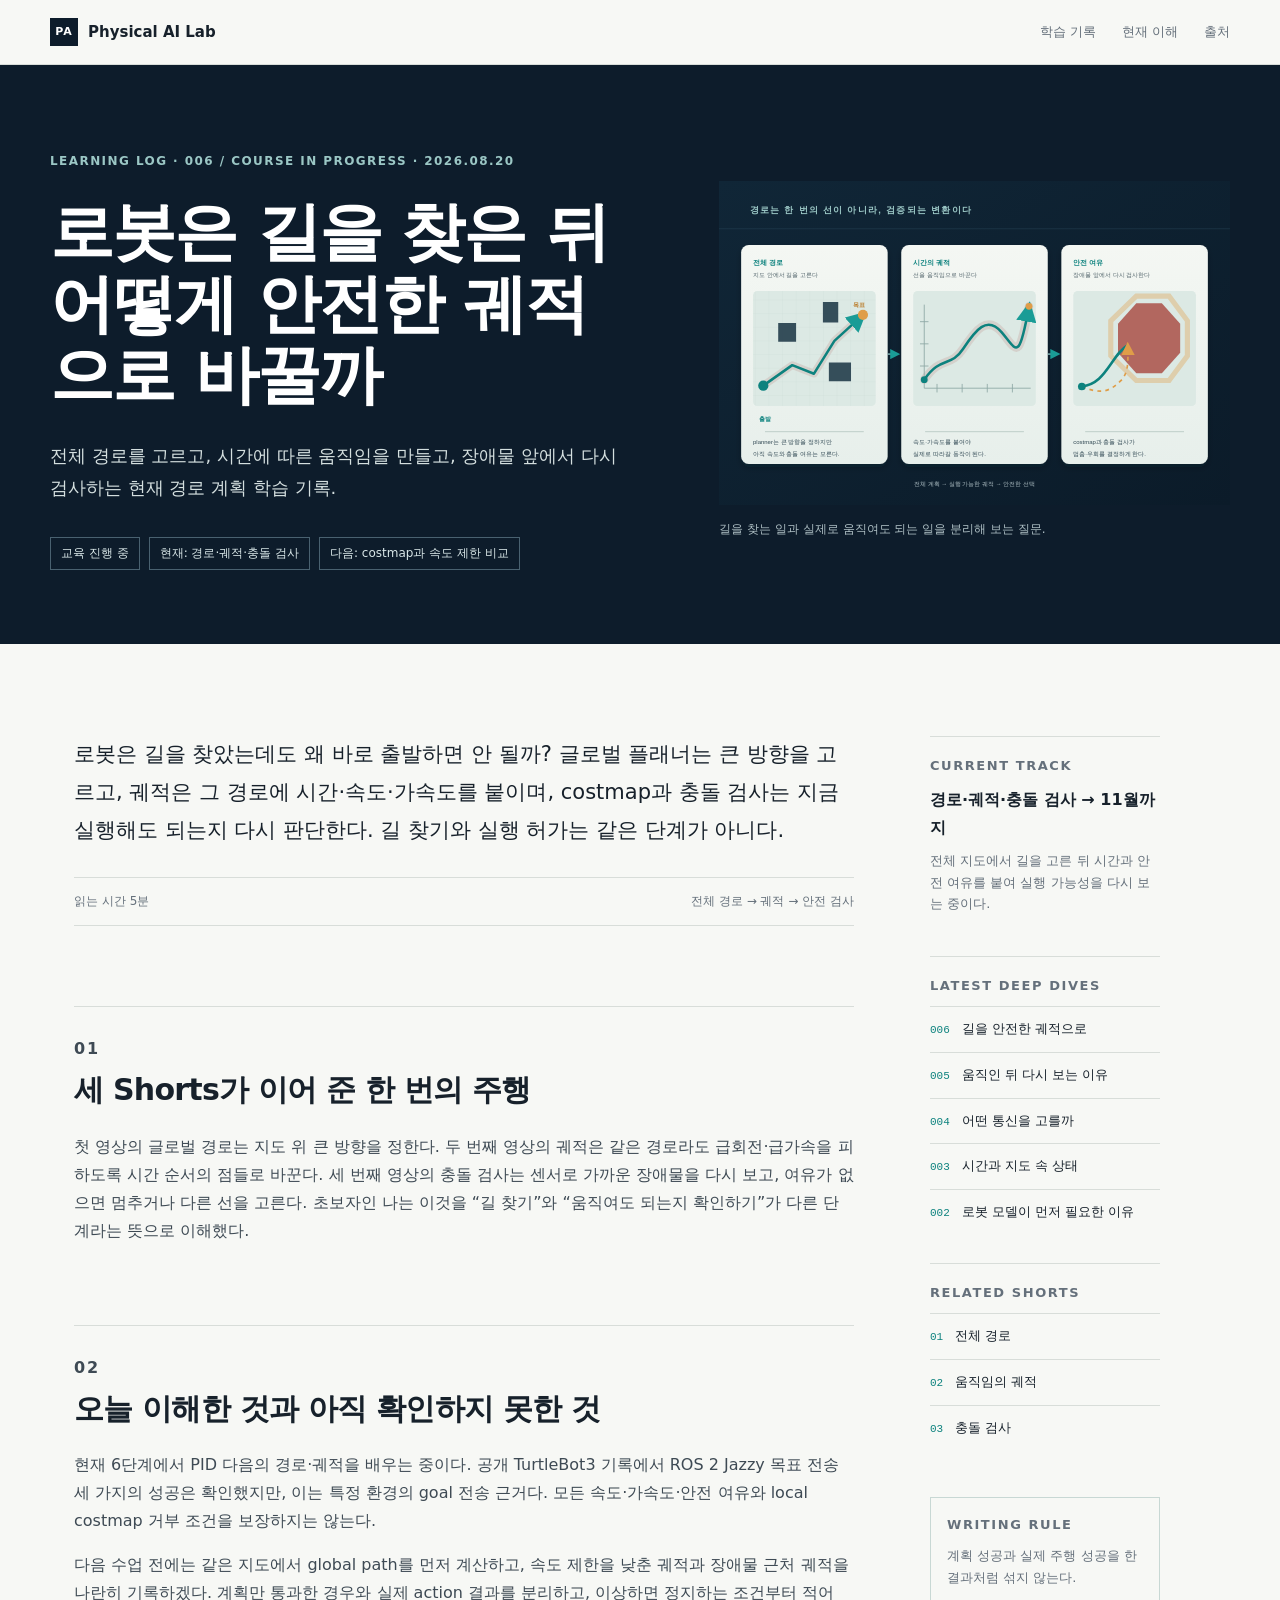
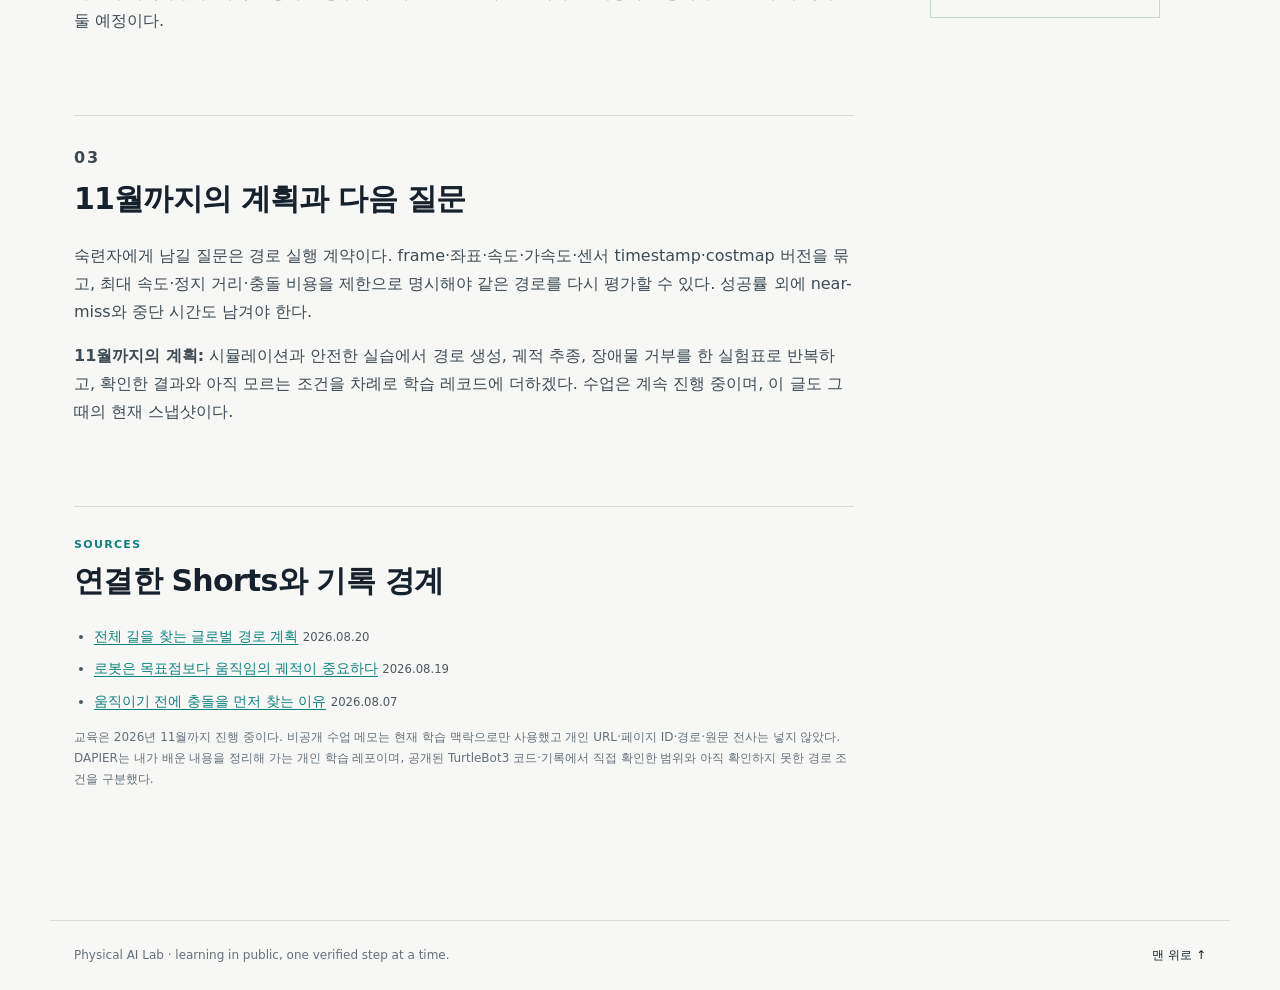
<file: articles/2026-08-20-global-path-trajectory-safety-check.html>
<!doctype html>
<html lang="ko">
  <head>
    <meta charset="utf-8">
    <meta name="viewport" content="width=device-width, initial-scale=1">
    <meta name="description" content="전체 경로를 시간에 따른 궤적으로 바꾸고 장애물 앞에서 안전 여유를 확인하는 현재 경로 계획 학습 기록.">
    <title>Physical AI Lab | 006 로봇은 길을 찾은 뒤 어떻게 안전한 궤적으로 바꿀까</title>
    <link rel="stylesheet" href="../styles.css">
  </head>
  <body>
    <header class="site-header">
      <a class="brand" href="../index.html" aria-label="Physical AI Lab home">
        <span class="brand-mark">PA</span>
        <span>Physical AI Lab</span>
      </a>
      <nav class="site-nav" aria-label="주요 메뉴">
        <a href="../index.html#posts">학습 기록</a>
        <a href="#journal">현재 이해</a>
        <a href="#sources">출처</a>
      </nav>
    </header>

    <main id="top">
      <section class="hero-band" aria-labelledby="page-title">
        <div class="hero-copy">
          <p class="eyebrow">LEARNING LOG · 006 / COURSE IN PROGRESS · 2026.08.20</p>
          <h1 id="page-title">로봇은 길을 찾은 뒤<br>어떻게 안전한 궤적으로 바꿀까</h1>
          <p class="hero-summary">전체 경로를 고르고, 시간에 따른 움직임을 만들고, 장애물 앞에서 다시 검사하는 현재 경로 계획 학습 기록.</p>
          <div class="hero-meta" aria-label="글 정보">
            <span>교육 진행 중</span>
            <span>현재: 경로·궤적·충돌 검사</span>
            <span>다음: costmap과 속도 제한 비교</span>
          </div>
        </div>
        <figure class="hero-figure">
          <img src="../assets/global-path-trajectory-safety-v1.svg" alt="전체 지도에서 경로를 고르고, 그 경로에 시간과 속도를 붙인 뒤, 장애물 주변 안전 여유를 확인하며 멈추거나 우회하는 세 단계 도식">
          <figcaption>길을 찾는 일과 실제로 움직여도 되는 일을 분리해 보는 질문.</figcaption>
        </figure>
      </section>

      <section class="article-shell" id="journal">
        <article class="article">
          <p class="article-lede">로봇은 길을 찾았는데도 왜 바로 출발하면 안 될까? 글로벌 플래너는 큰 방향을 고르고, 궤적은 그 경로에 시간·속도·가속도를 붙이며, costmap과 충돌 검사는 지금 실행해도 되는지 다시 판단한다. 길 찾기와 실행 허가는 같은 단계가 아니다.</p>

          <div class="reading-time">
            <span>읽는 시간 5분</span>
            <span>전체 경로 → 궤적 → 안전 검사</span>
          </div>

          <section class="article-section">
            <p class="section-index">01</p>
            <h2>세 Shorts가 이어 준 한 번의 주행</h2>
            <p>첫 영상의 글로벌 경로는 지도 위 큰 방향을 정한다. 두 번째 영상의 궤적은 같은 경로라도 급회전·급가속을 피하도록 시간 순서의 점들로 바꾼다. 세 번째 영상의 충돌 검사는 센서로 가까운 장애물을 다시 보고, 여유가 없으면 멈추거나 다른 선을 고른다. 초보자인 나는 이것을 “길 찾기”와 “움직여도 되는지 확인하기”가 다른 단계라는 뜻으로 이해했다.</p>
          </section>

          <section class="article-section" id="system">
            <p class="section-index">02</p>
            <h2>오늘 이해한 것과 아직 확인하지 못한 것</h2>
            <p>현재 6단계에서 PID 다음의 경로·궤적을 배우는 중이다. 공개 TurtleBot3 기록에서 ROS 2 Jazzy 목표 전송 세 가지의 성공은 확인했지만, 이는 특정 환경의 goal 전송 근거다. 모든 속도·가속도·안전 여유와 local costmap 거부 조건을 보장하지는 않는다.</p>
            <p>다음 수업 전에는 같은 지도에서 global path를 먼저 계산하고, 속도 제한을 낮춘 궤적과 장애물 근처 궤적을 나란히 기록하겠다. 계획만 통과한 경우와 실제 action 결과를 분리하고, 이상하면 정지하는 조건부터 적어 둘 예정이다.</p>
          </section>

          <section class="article-section">
            <p class="section-index">03</p>
            <h2>11월까지의 계획과 다음 질문</h2>
            <p>숙련자에게 남길 질문은 경로 실행 계약이다. frame·좌표·속도·가속도·센서 timestamp·costmap 버전을 묶고, 최대 속도·정지 거리·충돌 비용을 제한으로 명시해야 같은 경로를 다시 평가할 수 있다. 성공률 외에 near-miss와 중단 시간도 남겨야 한다.</p>
            <p><strong>11월까지의 계획:</strong> 시뮬레이션과 안전한 실습에서 경로 생성, 궤적 추종, 장애물 거부를 한 실험표로 반복하고, 확인한 결과와 아직 모르는 조건을 차례로 학습 레코드에 더하겠다. 수업은 계속 진행 중이며, 이 글도 그때의 현재 스냅샷이다.</p>
          </section>

          <section class="sources" id="sources">
            <p class="section-index">SOURCES</p>
            <h2>연결한 Shorts와 기록 경계</h2>
            <ul>
              <li><a href="https://youtube.com/shorts/g5ZdFZYf9KA" target="_blank" rel="noreferrer">전체 길을 찾는 글로벌 경로 계획</a> <small>2026.08.20</small></li>
              <li><a href="https://youtube.com/shorts/4zZFXaFZt10" target="_blank" rel="noreferrer">로봇은 목표점보다 움직임의 궤적이 중요하다</a> <small>2026.08.19</small></li>
              <li><a href="https://youtube.com/shorts/YqlTFBo1Lyc" target="_blank" rel="noreferrer">움직이기 전에 충돌을 먼저 찾는 이유</a> <small>2026.08.07</small></li>
            </ul>
            <p class="source-boundary">교육은 2026년 11월까지 진행 중이다. 비공개 수업 메모는 현재 학습 맥락으로만 사용했고 개인 URL·페이지 ID·경로·원문 전사는 넣지 않았다. DAPIER는 내가 배운 내용을 정리해 가는 개인 학습 레포이며, 공개된 TurtleBot3 코드·기록에서 직접 확인한 범위와 아직 확인하지 못한 경로 조건을 구분했다.</p>
          </section>
        </article>

        <aside class="side-rail" aria-label="학습 기록 정보">
          <div class="rail-block">
            <p class="rail-label">CURRENT TRACK</p>
            <h3>경로·궤적·충돌 검사 → 11월까지</h3>
            <p>전체 지도에서 길을 고른 뒤 시간과 안전 여유를 붙여 실행 가능성을 다시 보는 중이다.</p>
          </div>
          <div class="rail-block">
            <p class="rail-label">LATEST DEEP DIVES</p>
            <!-- BLOG_INDEX_START -->
            <a class="rail-link" href="#page-title"><span>006</span> 길을 안전한 궤적으로</a>
            <a class="rail-link" href="2026-08-18-feedback-pid-tuning-check.html"><span>005</span> 움직인 뒤 다시 보는 이유</a>
            <a class="rail-link" href="2026-08-13-ros2-communication-contract.html"><span>004</span> 어떤 통신을 고를까</a>
            <a class="rail-link" href="2026-08-11-pose-tracking-slam-state.html"><span>003</span> 시간과 지도 속 상태</a>
            <a class="rail-link" href="2026-08-06-robot-model-fk-ik-check.html"><span>002</span> 로봇 모델이 먼저 필요한 이유</a>
            <!-- BLOG_INDEX_END -->
          </div>
          <div class="rail-block">
            <p class="rail-label">RELATED SHORTS</p>
            <a class="rail-link" href="https://youtube.com/shorts/g5ZdFZYf9KA" target="_blank" rel="noreferrer"><span>01</span> 전체 경로</a>
            <a class="rail-link" href="https://youtube.com/shorts/4zZFXaFZt10" target="_blank" rel="noreferrer"><span>02</span> 움직임의 궤적</a>
            <a class="rail-link" href="https://youtube.com/shorts/YqlTFBo1Lyc" target="_blank" rel="noreferrer"><span>03</span> 충돌 검사</a>
          </div>
          <div class="rail-block rail-note">
            <p class="rail-label">WRITING RULE</p>
            <p>계획 성공과 실제 주행 성공을 한 결과처럼 섞지 않는다.</p>
          </div>
        </aside>
      </section>
    </main>

    <footer class="site-footer">
      <span>Physical AI Lab · learning in public, one verified step at a time.</span>
      <a href="#top">맨 위로 ↑</a>
    </footer>
  </body>
</html>
</file>
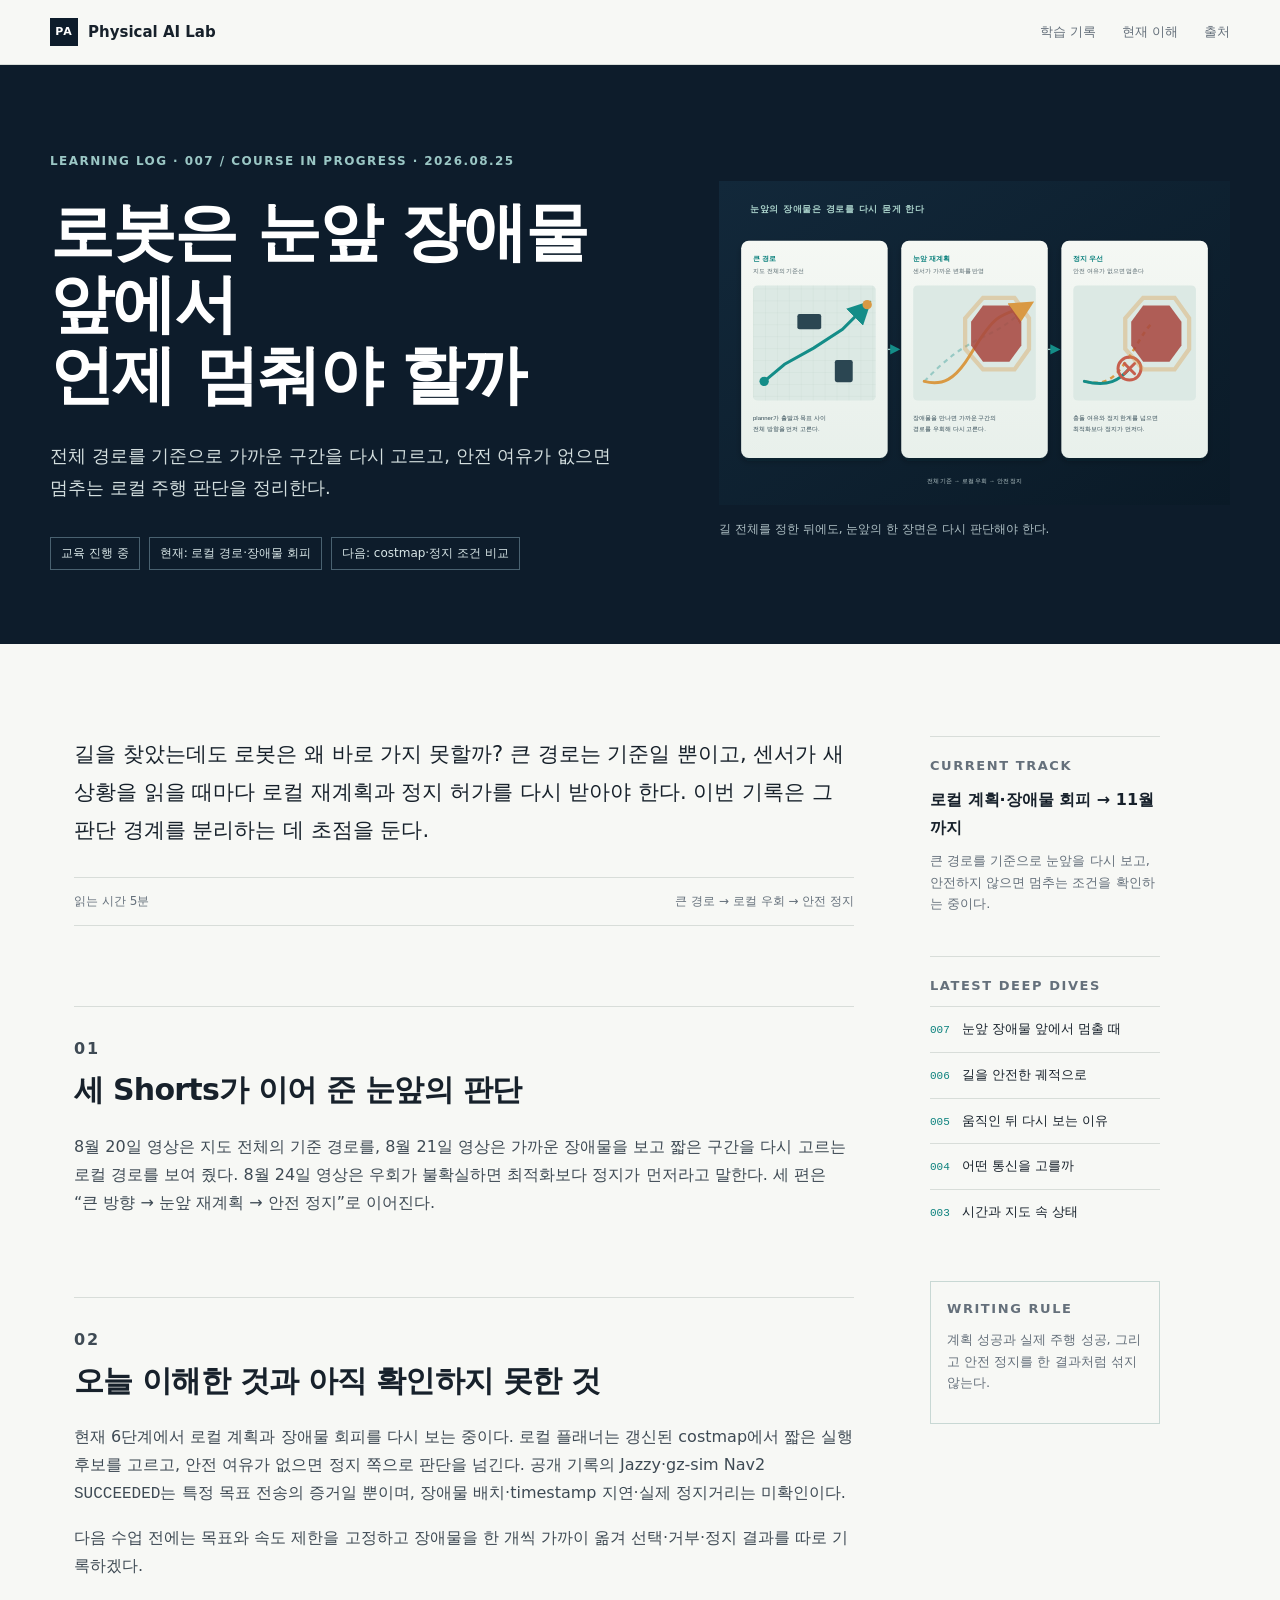
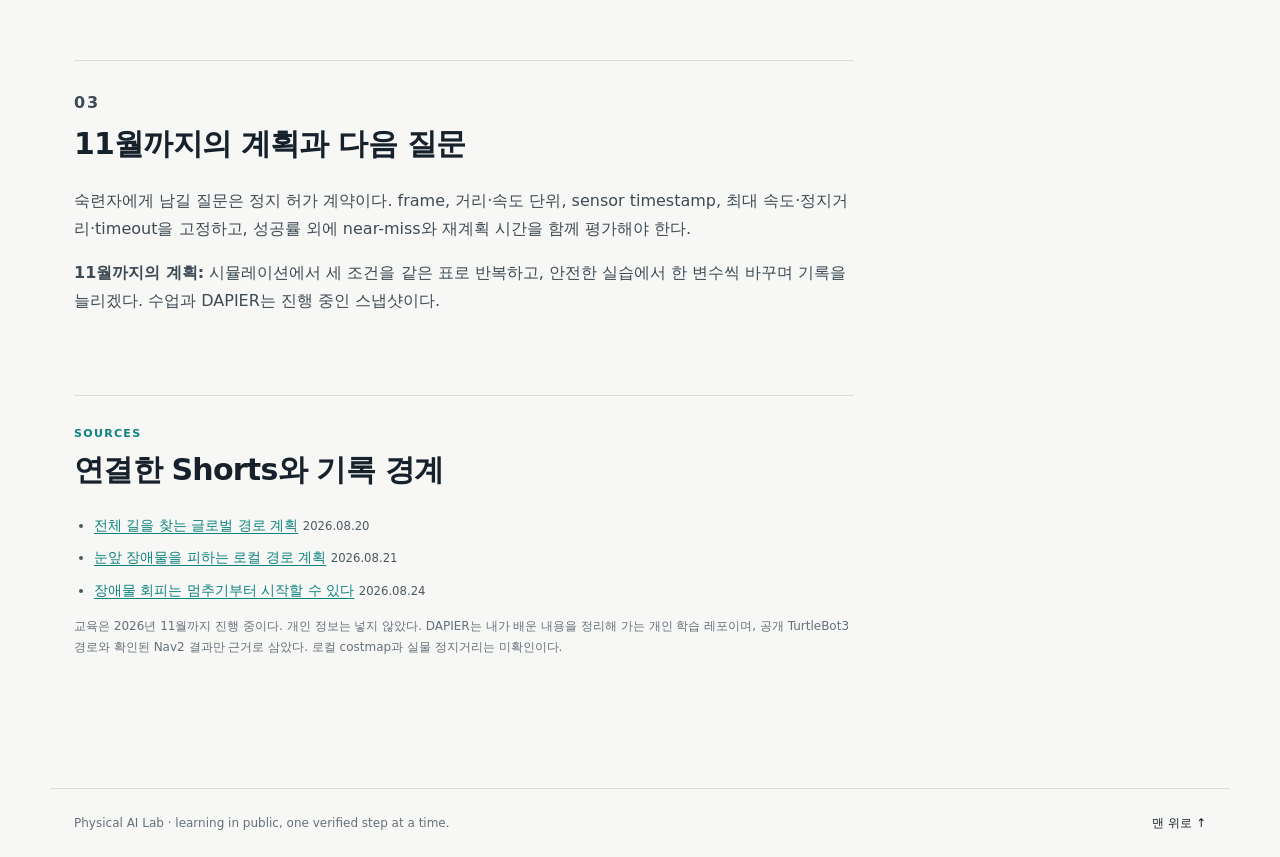
<file: articles/2026-08-25-local-planning-stop-safety.html>
<!doctype html>
<html lang="ko">
  <head>
    <meta charset="utf-8">
    <meta name="viewport" content="width=device-width, initial-scale=1">
    <meta name="description" content="글로벌 경로를 기준으로 눈앞 장애물에 로컬로 대응하고, 안전 여유가 없으면 멈추는 현재 Nav2 학습 기록.">
    <title>Physical AI Lab | 007 로봇은 눈앞 장애물 앞에서 언제 멈춰야 할까</title>
    <link rel="stylesheet" href="../styles.css">
  </head>
  <body>
    <header class="site-header">
      <a class="brand" href="../index.html" aria-label="Physical AI Lab home"><span class="brand-mark">PA</span><span>Physical AI Lab</span></a>
      <nav class="site-nav" aria-label="주요 메뉴"><a href="../index.html#posts">학습 기록</a><a href="#journal">현재 이해</a><a href="#sources">출처</a></nav>
    </header>
    <main id="top">
      <section class="hero-band" aria-labelledby="page-title">
        <div class="hero-copy">
          <p class="eyebrow">LEARNING LOG · 007 / COURSE IN PROGRESS · 2026.08.25</p>
          <h1 id="page-title">로봇은 눈앞 장애물 앞에서<br>언제 멈춰야 할까</h1>
          <p class="hero-summary">전체 경로를 기준으로 가까운 구간을 다시 고르고, 안전 여유가 없으면 멈추는 로컬 주행 판단을 정리한다.</p>
          <div class="hero-meta" aria-label="글 정보"><span>교육 진행 중</span><span>현재: 로컬 경로·장애물 회피</span><span>다음: costmap·정지 조건 비교</span></div>
        </div>
        <figure class="hero-figure">
          <img src="../assets/local-planning-stop-safety-v1.svg" alt="전체 경로를 기준으로 삼고, 눈앞 장애물을 만나 로컬 경로를 우회하며, 안전 여유가 부족하면 멈추는 세 단계 도식">
          <figcaption>길 전체를 정한 뒤에도, 눈앞의 한 장면은 다시 판단해야 한다.</figcaption>
        </figure>
      </section>
      <section class="article-shell" id="journal">
        <article class="article">
          <p class="article-lede">길을 찾았는데도 로봇은 왜 바로 가지 못할까? 큰 경로는 기준일 뿐이고, 센서가 새 상황을 읽을 때마다 로컬 재계획과 정지 허가를 다시 받아야 한다. 이번 기록은 그 판단 경계를 분리하는 데 초점을 둔다.</p>
          <div class="reading-time"><span>읽는 시간 5분</span><span>큰 경로 → 로컬 우회 → 안전 정지</span></div>
          <section class="article-section">
            <p class="section-index">01</p>
            <h2>세 Shorts가 이어 준 눈앞의 판단</h2>
            <p>8월 20일 영상은 지도 전체의 기준 경로를, 8월 21일 영상은 가까운 장애물을 보고 짧은 구간을 다시 고르는 로컬 경로를 보여 줬다. 8월 24일 영상은 우회가 불확실하면 최적화보다 정지가 먼저라고 말한다. 세 편은 “큰 방향 → 눈앞 재계획 → 안전 정지”로 이어진다.</p>
          </section>
          <section class="article-section" id="system">
            <p class="section-index">02</p>
            <h2>오늘 이해한 것과 아직 확인하지 못한 것</h2>
            <p>현재 6단계에서 로컬 계획과 장애물 회피를 다시 보는 중이다. 로컬 플래너는 갱신된 costmap에서 짧은 실행 후보를 고르고, 안전 여유가 없으면 정지 쪽으로 판단을 넘긴다. 공개 기록의 Jazzy·gz-sim Nav2 <code>SUCCEEDED</code>는 특정 목표 전송의 증거일 뿐이며, 장애물 배치·timestamp 지연·실제 정지거리는 미확인이다.</p>
            <p>다음 수업 전에는 목표와 속도 제한을 고정하고 장애물을 한 개씩 가까이 옮겨 선택·거부·정지 결과를 따로 기록하겠다.</p>
          </section>
          <section class="article-section">
            <p class="section-index">03</p>
            <h2>11월까지의 계획과 다음 질문</h2>
            <p>숙련자에게 남길 질문은 정지 허가 계약이다. frame, 거리·속도 단위, sensor timestamp, 최대 속도·정지거리·timeout을 고정하고, 성공률 외에 near-miss와 재계획 시간을 함께 평가해야 한다.</p>
            <p><strong>11월까지의 계획:</strong> 시뮬레이션에서 세 조건을 같은 표로 반복하고, 안전한 실습에서 한 변수씩 바꾸며 기록을 늘리겠다. 수업과 DAPIER는 진행 중인 스냅샷이다.</p>
          </section>
          <section class="sources" id="sources">
            <p class="section-index">SOURCES</p>
            <h2>연결한 Shorts와 기록 경계</h2>
            <ul>
              <li><a href="https://youtube.com/shorts/g5ZdFZYf9KA" target="_blank" rel="noreferrer">전체 길을 찾는 글로벌 경로 계획</a> <small>2026.08.20</small></li>
              <li><a href="https://youtube.com/shorts/jKmdvshgsNY" target="_blank" rel="noreferrer">눈앞 장애물을 피하는 로컬 경로 계획</a> <small>2026.08.21</small></li>
              <li><a href="https://youtube.com/shorts/aFg_9s4fm8E" target="_blank" rel="noreferrer">장애물 회피는 멈추기부터 시작할 수 있다</a> <small>2026.08.24</small></li>
            </ul>
            <p class="source-boundary">교육은 2026년 11월까지 진행 중이다. 개인 정보는 넣지 않았다. DAPIER는 내가 배운 내용을 정리해 가는 개인 학습 레포이며, 공개 TurtleBot3 경로와 확인된 Nav2 결과만 근거로 삼았다. 로컬 costmap과 실물 정지거리는 미확인이다.</p>
          </section>
        </article>
        <aside class="side-rail" aria-label="학습 기록 정보">
          <div class="rail-block"><p class="rail-label">CURRENT TRACK</p><h3>로컬 계획·장애물 회피 → 11월까지</h3><p>큰 경로를 기준으로 눈앞을 다시 보고, 안전하지 않으면 멈추는 조건을 확인하는 중이다.</p></div>
          <div class="rail-block"><p class="rail-label">LATEST DEEP DIVES</p>
            <!-- BLOG_INDEX_START -->
            <a class="rail-link" href="#page-title"><span>007</span> 눈앞 장애물 앞에서 멈출 때</a>
            <a class="rail-link" href="2026-08-20-global-path-trajectory-safety-check.html"><span>006</span> 길을 안전한 궤적으로</a>
            <a class="rail-link" href="2026-08-18-feedback-pid-tuning-check.html"><span>005</span> 움직인 뒤 다시 보는 이유</a>
            <a class="rail-link" href="2026-08-13-ros2-communication-contract.html"><span>004</span> 어떤 통신을 고를까</a>
            <a class="rail-link" href="2026-08-11-pose-tracking-slam-state.html"><span>003</span> 시간과 지도 속 상태</a>
            <!-- BLOG_INDEX_END -->
          </div>
          <div class="rail-block rail-note"><p class="rail-label">WRITING RULE</p><p>계획 성공과 실제 주행 성공, 그리고 안전 정지를 한 결과처럼 섞지 않는다.</p></div>
        </aside>
      </section>
    </main>
    <footer class="site-footer"><span>Physical AI Lab · learning in public, one verified step at a time.</span><a href="#top">맨 위로 ↑</a></footer>
  </body>
</html>
</file>
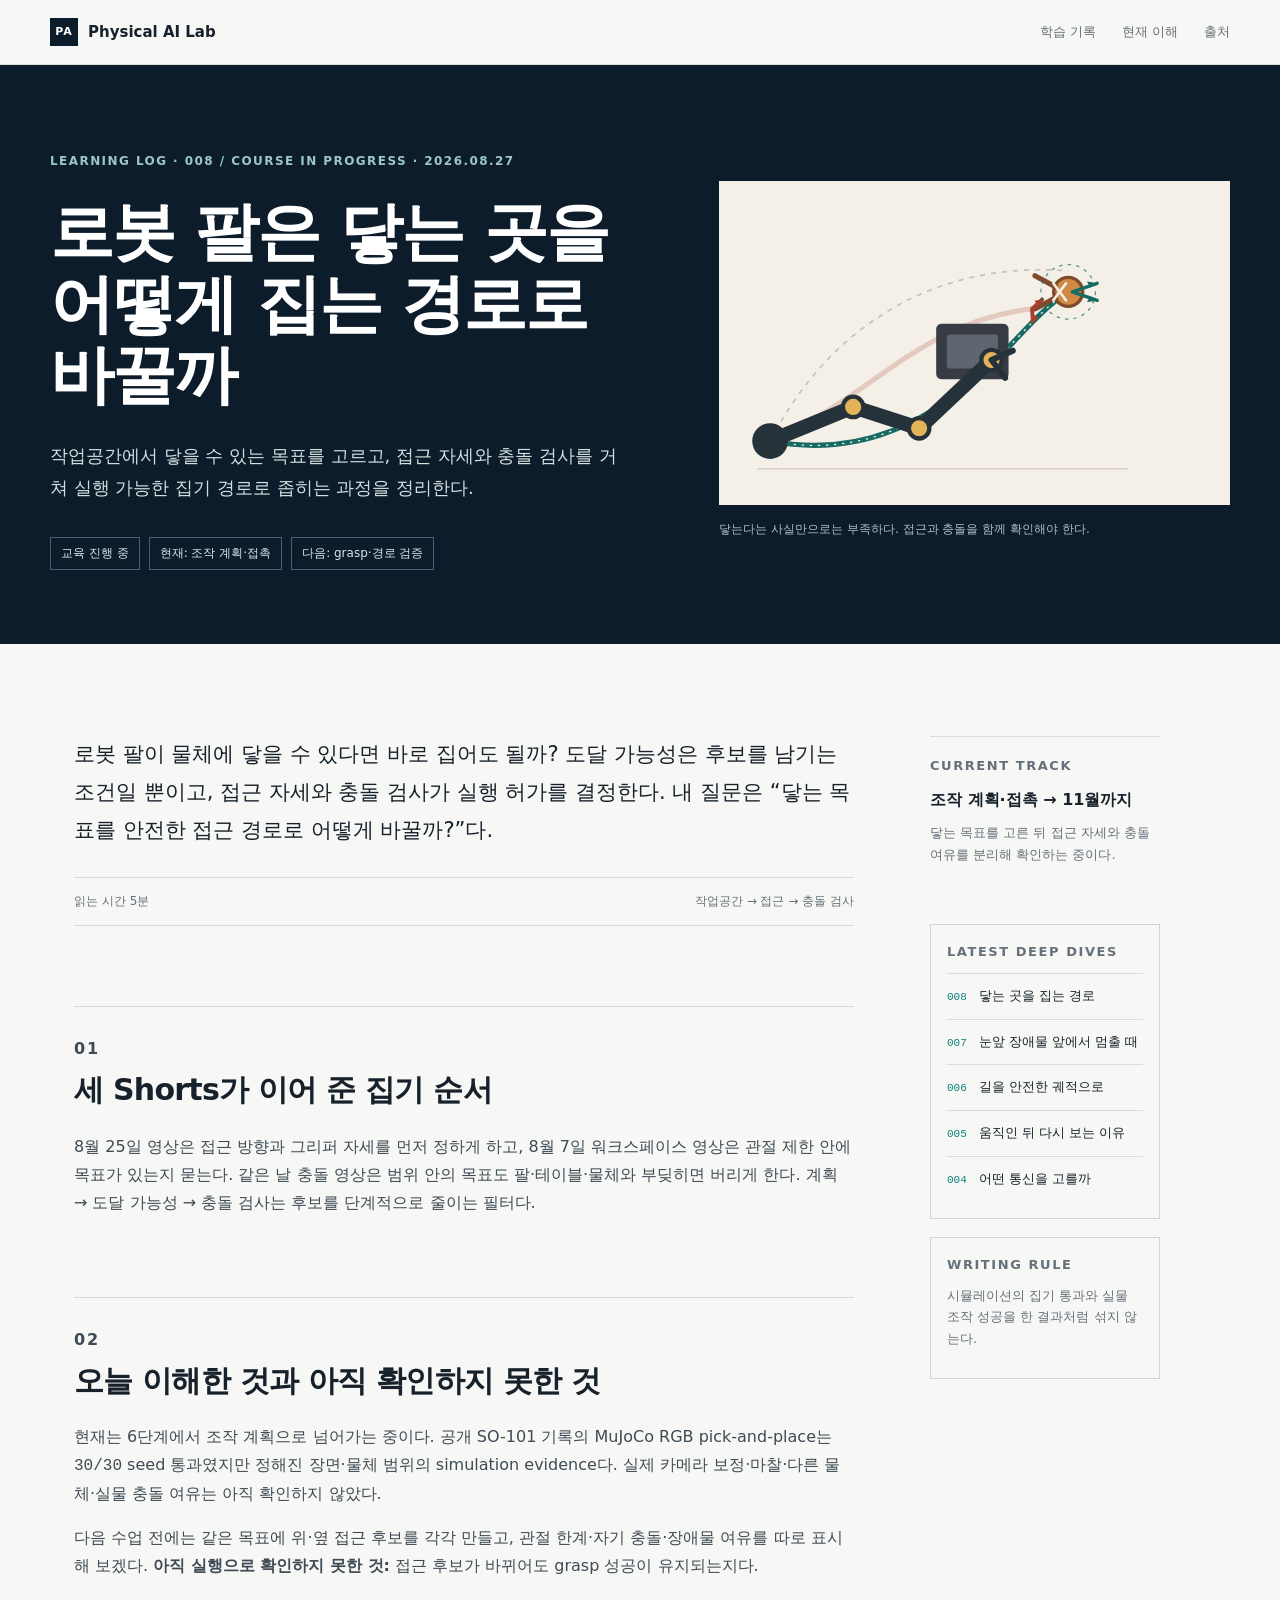
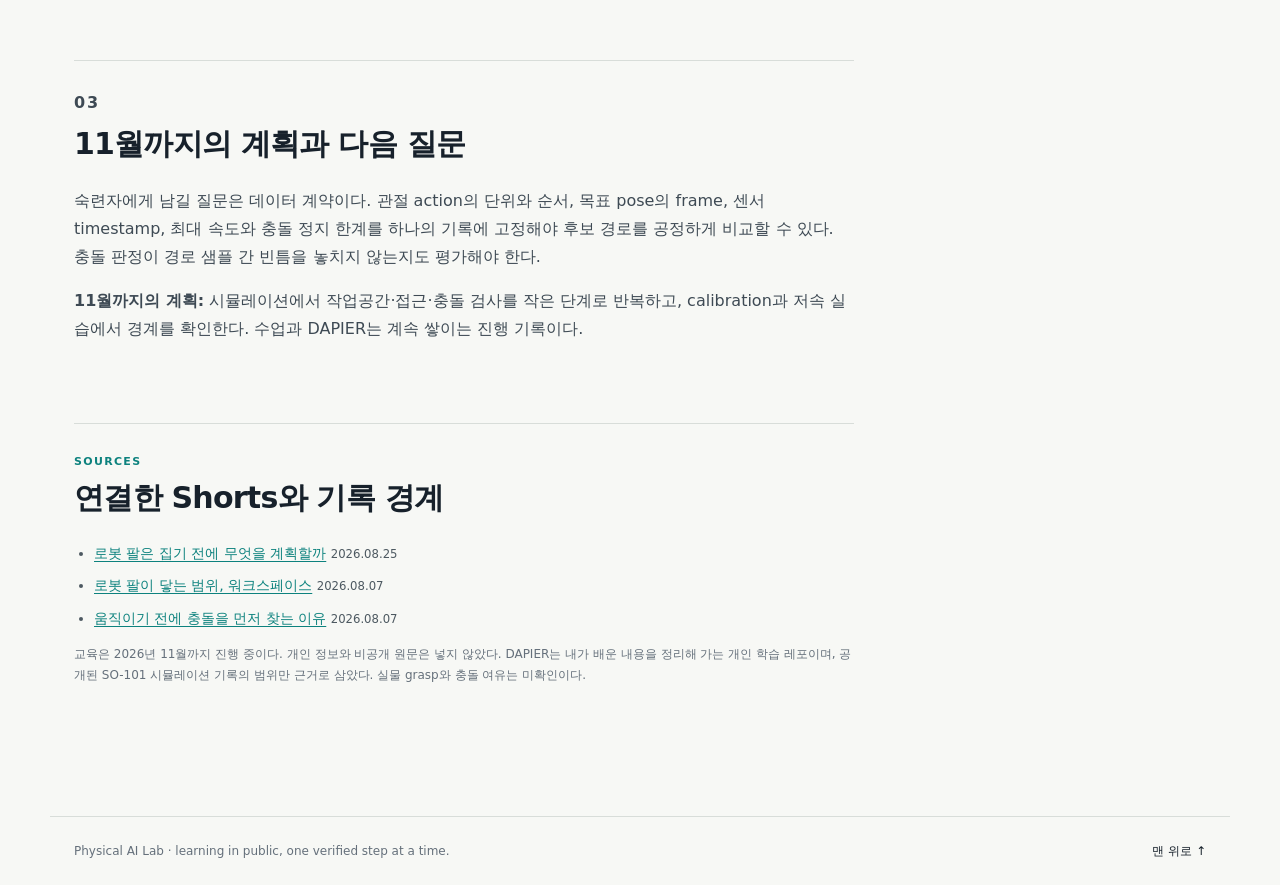
<file: articles/2026-08-27-manipulation-reachability-collision.html>
<!doctype html>
<html lang="ko">
  <head>
    <meta charset="utf-8">
    <meta name="viewport" content="width=device-width, initial-scale=1">
    <meta name="description" content="로봇 팔이 닿을 수 있는 목표를 고르고 접근 자세와 충돌을 확인해 집기 경로로 좁히는 현재 학습 기록.">
    <title>Physical AI Lab | 008 로봇 팔은 닿는 곳을 어떻게 집는 경로로 바꿀까</title>
    <link rel="stylesheet" href="../styles.css">
  </head>
  <body>
    <header class="site-header">
      <a class="brand" href="../index.html" aria-label="Physical AI Lab home"><span class="brand-mark">PA</span><span>Physical AI Lab</span></a>
      <nav class="site-nav" aria-label="주요 메뉴"><a href="../index.html#posts">학습 기록</a><a href="#journal">현재 이해</a><a href="#sources">출처</a></nav>
    </header>
    <main id="top">
      <section class="hero-band" aria-labelledby="page-title">
        <div class="hero-copy">
          <p class="eyebrow">LEARNING LOG · 008 / COURSE IN PROGRESS · 2026.08.27</p>
          <h1 id="page-title">로봇 팔은 닿는 곳을<br>어떻게 집는 경로로 바꿀까</h1>
          <p class="hero-summary">작업공간에서 닿을 수 있는 목표를 고르고, 접근 자세와 충돌 검사를 거쳐 실행 가능한 집기 경로로 좁히는 과정을 정리한다.</p>
          <div class="hero-meta" aria-label="글 정보"><span>교육 진행 중</span><span>현재: 조작 계획·접촉</span><span>다음: grasp·경로 검증</span></div>
        </div>
        <figure class="hero-figure">
          <img src="../assets/manipulation-reachability-collision-v1.svg" alt="로봇 팔의 작업공간 안 목표에 안전한 곡선으로 접근하고, 장애물과 부딪히는 경로를 피하는 집기 계획 도식">
          <figcaption>닿는다는 사실만으로는 부족하다. 접근과 충돌을 함께 확인해야 한다.</figcaption>
        </figure>
      </section>
      <section class="article-shell" id="journal">
        <article class="article">
          <p class="article-lede">로봇 팔이 물체에 닿을 수 있다면 바로 집어도 될까? 도달 가능성은 후보를 남기는 조건일 뿐이고, 접근 자세와 충돌 검사가 실행 허가를 결정한다. 내 질문은 “닿는 목표를 안전한 접근 경로로 어떻게 바꿀까?”다.</p>
          <div class="reading-time"><span>읽는 시간 5분</span><span>작업공간 → 접근 → 충돌 검사</span></div>
          <section class="article-section">
            <p class="section-index">01</p>
            <h2>세 Shorts가 이어 준 집기 순서</h2>
            <p>8월 25일 영상은 접근 방향과 그리퍼 자세를 먼저 정하게 하고, 8월 7일 워크스페이스 영상은 관절 제한 안에 목표가 있는지 묻는다. 같은 날 충돌 영상은 범위 안의 목표도 팔·테이블·물체와 부딪히면 버리게 한다. 계획 → 도달 가능성 → 충돌 검사는 후보를 단계적으로 줄이는 필터다.</p>
          </section>
          <section class="article-section" id="system">
            <p class="section-index">02</p>
            <h2>오늘 이해한 것과 아직 확인하지 못한 것</h2>
            <p>현재는 6단계에서 조작 계획으로 넘어가는 중이다. 공개 SO-101 기록의 MuJoCo RGB pick-and-place는 <code>30/30</code> seed 통과였지만 정해진 장면·물체 범위의 simulation evidence다. 실제 카메라 보정·마찰·다른 물체·실물 충돌 여유는 아직 확인하지 않았다.</p>
            <p>다음 수업 전에는 같은 목표에 위·옆 접근 후보를 각각 만들고, 관절 한계·자기 충돌·장애물 여유를 따로 표시해 보겠다. <strong>아직 실행으로 확인하지 못한 것:</strong> 접근 후보가 바뀌어도 grasp 성공이 유지되는지다.</p>
          </section>
          <section class="article-section">
            <p class="section-index">03</p>
            <h2>11월까지의 계획과 다음 질문</h2>
            <p>숙련자에게 남길 질문은 데이터 계약이다. 관절 action의 단위와 순서, 목표 pose의 frame, 센서 timestamp, 최대 속도와 충돌 정지 한계를 하나의 기록에 고정해야 후보 경로를 공정하게 비교할 수 있다. 충돌 판정이 경로 샘플 간 빈틈을 놓치지 않는지도 평가해야 한다.</p>
            <p><strong>11월까지의 계획:</strong> 시뮬레이션에서 작업공간·접근·충돌 검사를 작은 단계로 반복하고, calibration과 저속 실습에서 경계를 확인한다. 수업과 DAPIER는 계속 쌓이는 진행 기록이다.</p>
          </section>
          <section class="sources" id="sources">
            <p class="section-index">SOURCES</p>
            <h2>연결한 Shorts와 기록 경계</h2>
            <ul>
              <li><a href="https://youtube.com/shorts/alaNlryILuU" target="_blank" rel="noreferrer">로봇 팔은 집기 전에 무엇을 계획할까</a> <small>2026.08.25</small></li>
              <li><a href="https://youtube.com/shorts/-APM_dJxGaw" target="_blank" rel="noreferrer">로봇 팔이 닿는 범위, 워크스페이스</a> <small>2026.08.07</small></li>
              <li><a href="https://youtube.com/shorts/YqlTFBo1Lyc" target="_blank" rel="noreferrer">움직이기 전에 충돌을 먼저 찾는 이유</a> <small>2026.08.07</small></li>
            </ul>
            <p class="source-boundary">교육은 2026년 11월까지 진행 중이다. 개인 정보와 비공개 원문은 넣지 않았다. DAPIER는 내가 배운 내용을 정리해 가는 개인 학습 레포이며, 공개된 SO-101 시뮬레이션 기록의 범위만 근거로 삼았다. 실물 grasp와 충돌 여유는 미확인이다.</p>
          </section>
        </article>
        <aside class="side-rail" aria-label="학습 기록 정보">
          <div class="rail-block"><p class="rail-label">CURRENT TRACK</p><h3>조작 계획·접촉 → 11월까지</h3><p>닿는 목표를 고른 뒤 접근 자세와 충돌 여유를 분리해 확인하는 중이다.</p></div>
          <div class="rail-block rail-note"><p class="rail-label">LATEST DEEP DIVES</p>
            <a class="rail-link" href="#page-title"><span>008</span> 닿는 곳을 집는 경로</a>
            <a class="rail-link" href="2026-08-25-local-planning-stop-safety.html"><span>007</span> 눈앞 장애물 앞에서 멈출 때</a>
            <a class="rail-link" href="2026-08-20-global-path-trajectory-safety-check.html"><span>006</span> 길을 안전한 궤적으로</a>
            <a class="rail-link" href="2026-08-18-feedback-pid-tuning-check.html"><span>005</span> 움직인 뒤 다시 보는 이유</a>
            <a class="rail-link" href="2026-08-13-ros2-communication-contract.html"><span>004</span> 어떤 통신을 고를까</a>
          </div>
          <div class="rail-block rail-note"><p class="rail-label">WRITING RULE</p><p>시뮬레이션의 집기 통과와 실물 조작 성공을 한 결과처럼 섞지 않는다.</p></div>
        </aside>
      </section>
    </main>
    <footer class="site-footer"><span>Physical AI Lab · learning in public, one verified step at a time.</span><a href="#top">맨 위로 ↑</a></footer>
  </body>
</html>
</file>
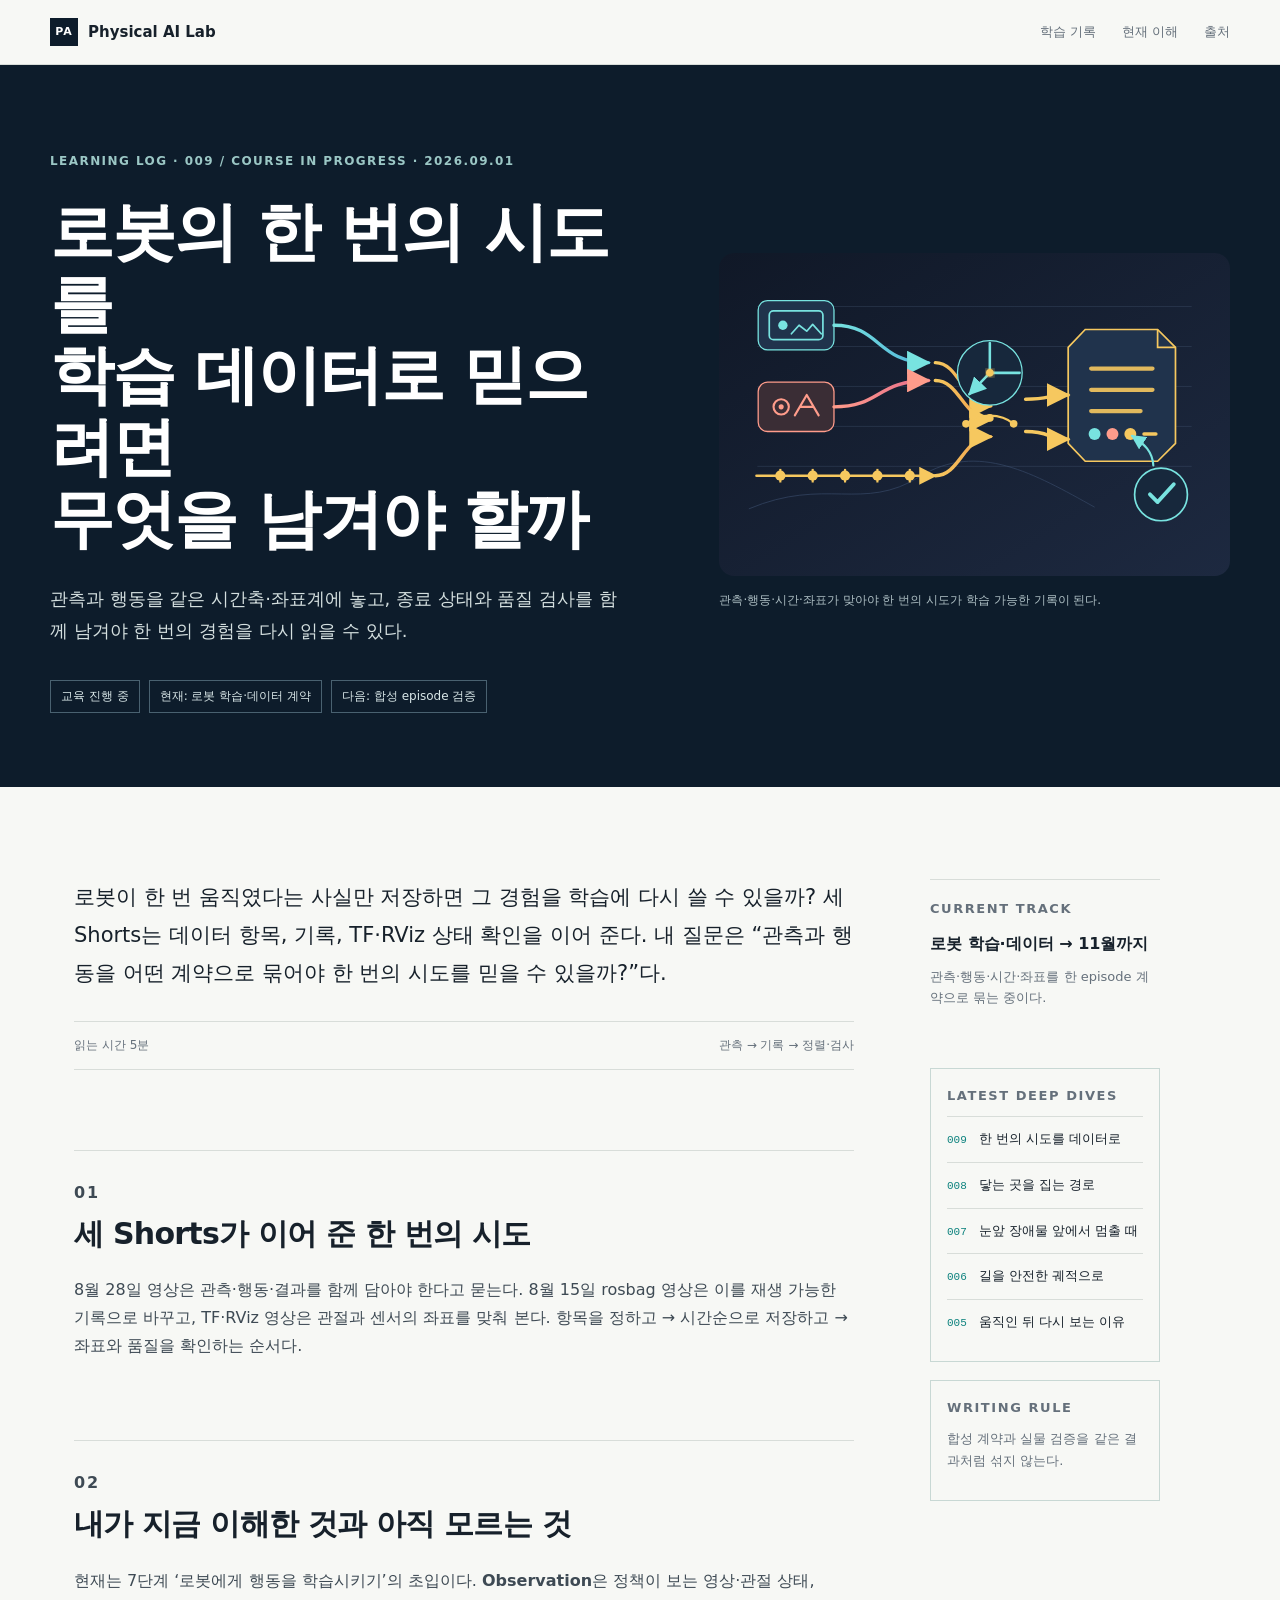
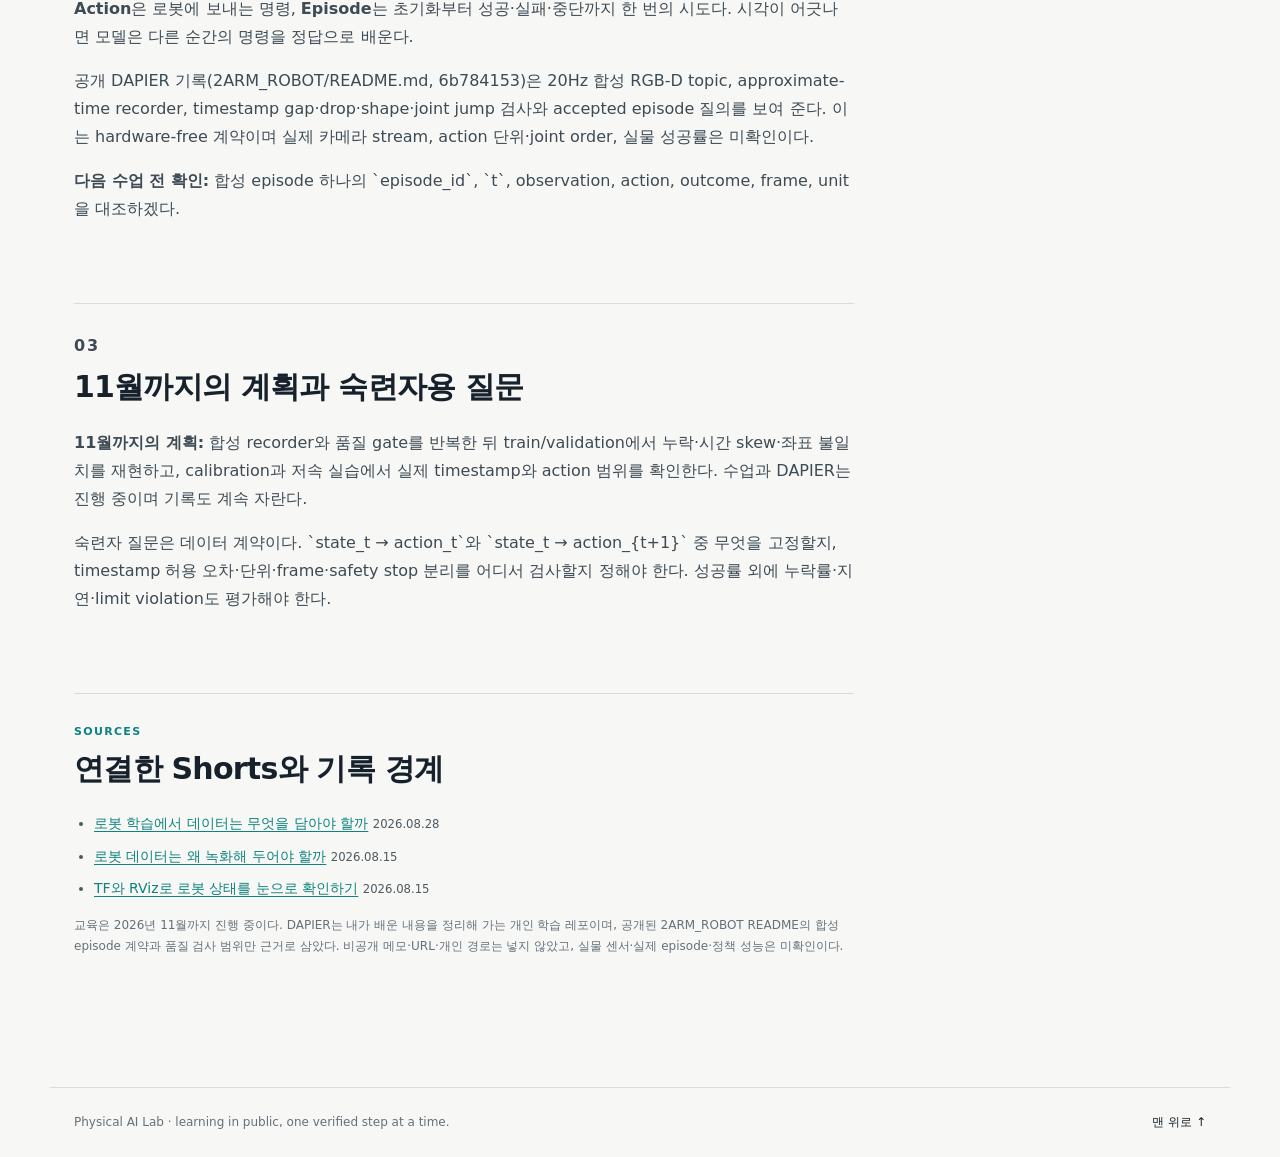
<file: articles/2026-09-01-robot-episode-data-contract.html>
<!doctype html>
<html lang="ko">
  <head>
    <meta charset="utf-8">
    <meta name="viewport" content="width=device-width, initial-scale=1">
    <meta name="description" content="관측·행동·시간·좌표를 한 번의 episode 계약으로 묶어 로봇 경험을 다시 학습과 평가에 쓰는 현재 학습 기록.">
    <title>Physical AI Lab | 009 로봇의 한 번의 시도를 학습 데이터로 믿으려면 무엇을 남겨야 할까</title>
    <link rel="stylesheet" href="../styles.css">
  </head>
  <body>
    <header class="site-header">
      <a class="brand" href="../index.html" aria-label="Physical AI Lab home"><span class="brand-mark">PA</span><span>Physical AI Lab</span></a>
      <nav class="site-nav" aria-label="주요 메뉴"><a href="../index.html#posts">학습 기록</a><a href="#journal">현재 이해</a><a href="#sources">출처</a></nav>
    </header>
    <main id="top">
      <section class="hero-band" aria-labelledby="page-title">
        <div class="hero-copy">
          <p class="eyebrow">LEARNING LOG · 009 / COURSE IN PROGRESS · 2026.09.01</p>
          <h1 id="page-title">로봇의 한 번의 시도를<br>학습 데이터로 믿으려면<br>무엇을 남겨야 할까</h1>
          <p class="hero-summary">관측과 행동을 같은 시간축·좌표계에 놓고, 종료 상태와 품질 검사를 함께 남겨야 한 번의 경험을 다시 읽을 수 있다.</p>
          <div class="hero-meta" aria-label="글 정보"><span>교육 진행 중</span><span>현재: 로봇 학습·데이터 계약</span><span>다음: 합성 episode 검증</span></div>
        </div>
        <figure class="hero-figure">
          <img src="../assets/robot-episode-data-contract-v1.svg" alt="관측 스트림, 행동 스트림, 시간축과 좌표 정렬이 하나의 검증된 로봇 episode로 합쳐지는 도식">
          <figcaption>관측·행동·시간·좌표가 맞아야 한 번의 시도가 학습 가능한 기록이 된다.</figcaption>
        </figure>
      </section>
      <section class="article-shell" id="journal">
        <article class="article">
          <p class="article-lede">로봇이 한 번 움직였다는 사실만 저장하면 그 경험을 학습에 다시 쓸 수 있을까? 세 Shorts는 데이터 항목, 기록, TF·RViz 상태 확인을 이어 준다. 내 질문은 “관측과 행동을 어떤 계약으로 묶어야 한 번의 시도를 믿을 수 있을까?”다.</p>
          <div class="reading-time"><span>읽는 시간 5분</span><span>관측 → 기록 → 정렬·검사</span></div>
          <section class="article-section">
            <p class="section-index">01</p>
            <h2>세 Shorts가 이어 준 한 번의 시도</h2>
            <p>8월 28일 영상은 관측·행동·결과를 함께 담아야 한다고 묻는다. 8월 15일 rosbag 영상은 이를 재생 가능한 기록으로 바꾸고, TF·RViz 영상은 관절과 센서의 좌표를 맞춰 본다. 항목을 정하고 → 시간순으로 저장하고 → 좌표와 품질을 확인하는 순서다.</p>
          </section>
          <section class="article-section" id="system">
            <p class="section-index">02</p>
            <h2>내가 지금 이해한 것과 아직 모르는 것</h2>
            <p>현재는 7단계 ‘로봇에게 행동을 학습시키기’의 초입이다. <strong>Observation</strong>은 정책이 보는 영상·관절 상태, <strong>Action</strong>은 로봇에 보내는 명령, <strong>Episode</strong>는 초기화부터 성공·실패·중단까지 한 번의 시도다. 시각이 어긋나면 모델은 다른 순간의 명령을 정답으로 배운다.</p>
            <p>공개 DAPIER 기록(2ARM_ROBOT/README.md, 6b784153)은 20Hz 합성 RGB-D topic, approximate-time recorder, timestamp gap·drop·shape·joint jump 검사와 accepted episode 질의를 보여 준다. 이는 hardware-free 계약이며 실제 카메라 stream, action 단위·joint order, 실물 성공률은 미확인이다.</p>
            <p><strong>다음 수업 전 확인:</strong> 합성 episode 하나의 `episode_id`, `t`, observation, action, outcome, frame, unit을 대조하겠다.</p>
          </section>
          <section class="article-section">
            <p class="section-index">03</p>
            <h2>11월까지의 계획과 숙련자용 질문</h2>
            <p><strong>11월까지의 계획:</strong> 합성 recorder와 품질 gate를 반복한 뒤 train/validation에서 누락·시간 skew·좌표 불일치를 재현하고, calibration과 저속 실습에서 실제 timestamp와 action 범위를 확인한다. 수업과 DAPIER는 진행 중이며 기록도 계속 자란다.</p>
            <p>숙련자 질문은 데이터 계약이다. `state_t → action_t`와 `state_t → action_{t+1}` 중 무엇을 고정할지, timestamp 허용 오차·단위·frame·safety stop 분리를 어디서 검사할지 정해야 한다. 성공률 외에 누락률·지연·limit violation도 평가해야 한다.</p>
          </section>
          <section class="sources" id="sources">
            <p class="section-index">SOURCES</p>
            <h2>연결한 Shorts와 기록 경계</h2>
            <ul>
              <li><a href="https://youtube.com/shorts/dGdGgtfb9EI" target="_blank" rel="noreferrer">로봇 학습에서 데이터는 무엇을 담아야 할까</a> <small>2026.08.28</small></li>
              <li><a href="https://youtube.com/shorts/4hZ3KOPEFrE" target="_blank" rel="noreferrer">로봇 데이터는 왜 녹화해 두어야 할까</a> <small>2026.08.15</small></li>
              <li><a href="https://youtube.com/shorts/7IY696zYqm4" target="_blank" rel="noreferrer">TF와 RViz로 로봇 상태를 눈으로 확인하기</a> <small>2026.08.15</small></li>
            </ul>
            <p class="source-boundary">교육은 2026년 11월까지 진행 중이다. DAPIER는 내가 배운 내용을 정리해 가는 개인 학습 레포이며, 공개된 2ARM_ROBOT README의 합성 episode 계약과 품질 검사 범위만 근거로 삼았다. 비공개 메모·URL·개인 경로는 넣지 않았고, 실물 센서·실제 episode·정책 성능은 미확인이다.</p>
          </section>
        </article>
        <aside class="side-rail" aria-label="학습 기록 정보">
          <div class="rail-block"><p class="rail-label">CURRENT TRACK</p><h3>로봇 학습·데이터 → 11월까지</h3><p>관측·행동·시간·좌표를 한 episode 계약으로 묶는 중이다.</p></div>
          <div class="rail-block rail-note"><p class="rail-label">LATEST DEEP DIVES</p>
            <a class="rail-link" href="#page-title"><span>009</span> 한 번의 시도를 데이터로</a>
            <a class="rail-link" href="2026-08-27-manipulation-reachability-collision.html"><span>008</span> 닿는 곳을 집는 경로</a>
            <a class="rail-link" href="2026-08-25-local-planning-stop-safety.html"><span>007</span> 눈앞 장애물 앞에서 멈출 때</a>
            <a class="rail-link" href="2026-08-20-global-path-trajectory-safety-check.html"><span>006</span> 길을 안전한 궤적으로</a>
            <a class="rail-link" href="2026-08-18-feedback-pid-tuning-check.html"><span>005</span> 움직인 뒤 다시 보는 이유</a>
          </div>
          <div class="rail-block rail-note"><p class="rail-label">WRITING RULE</p><p>합성 계약과 실물 검증을 같은 결과처럼 섞지 않는다.</p></div>
        </aside>
      </section>
    </main>
    <footer class="site-footer"><span>Physical AI Lab · learning in public, one verified step at a time.</span><a href="#top">맨 위로 ↑</a></footer>
  </body>
</html>
</file>
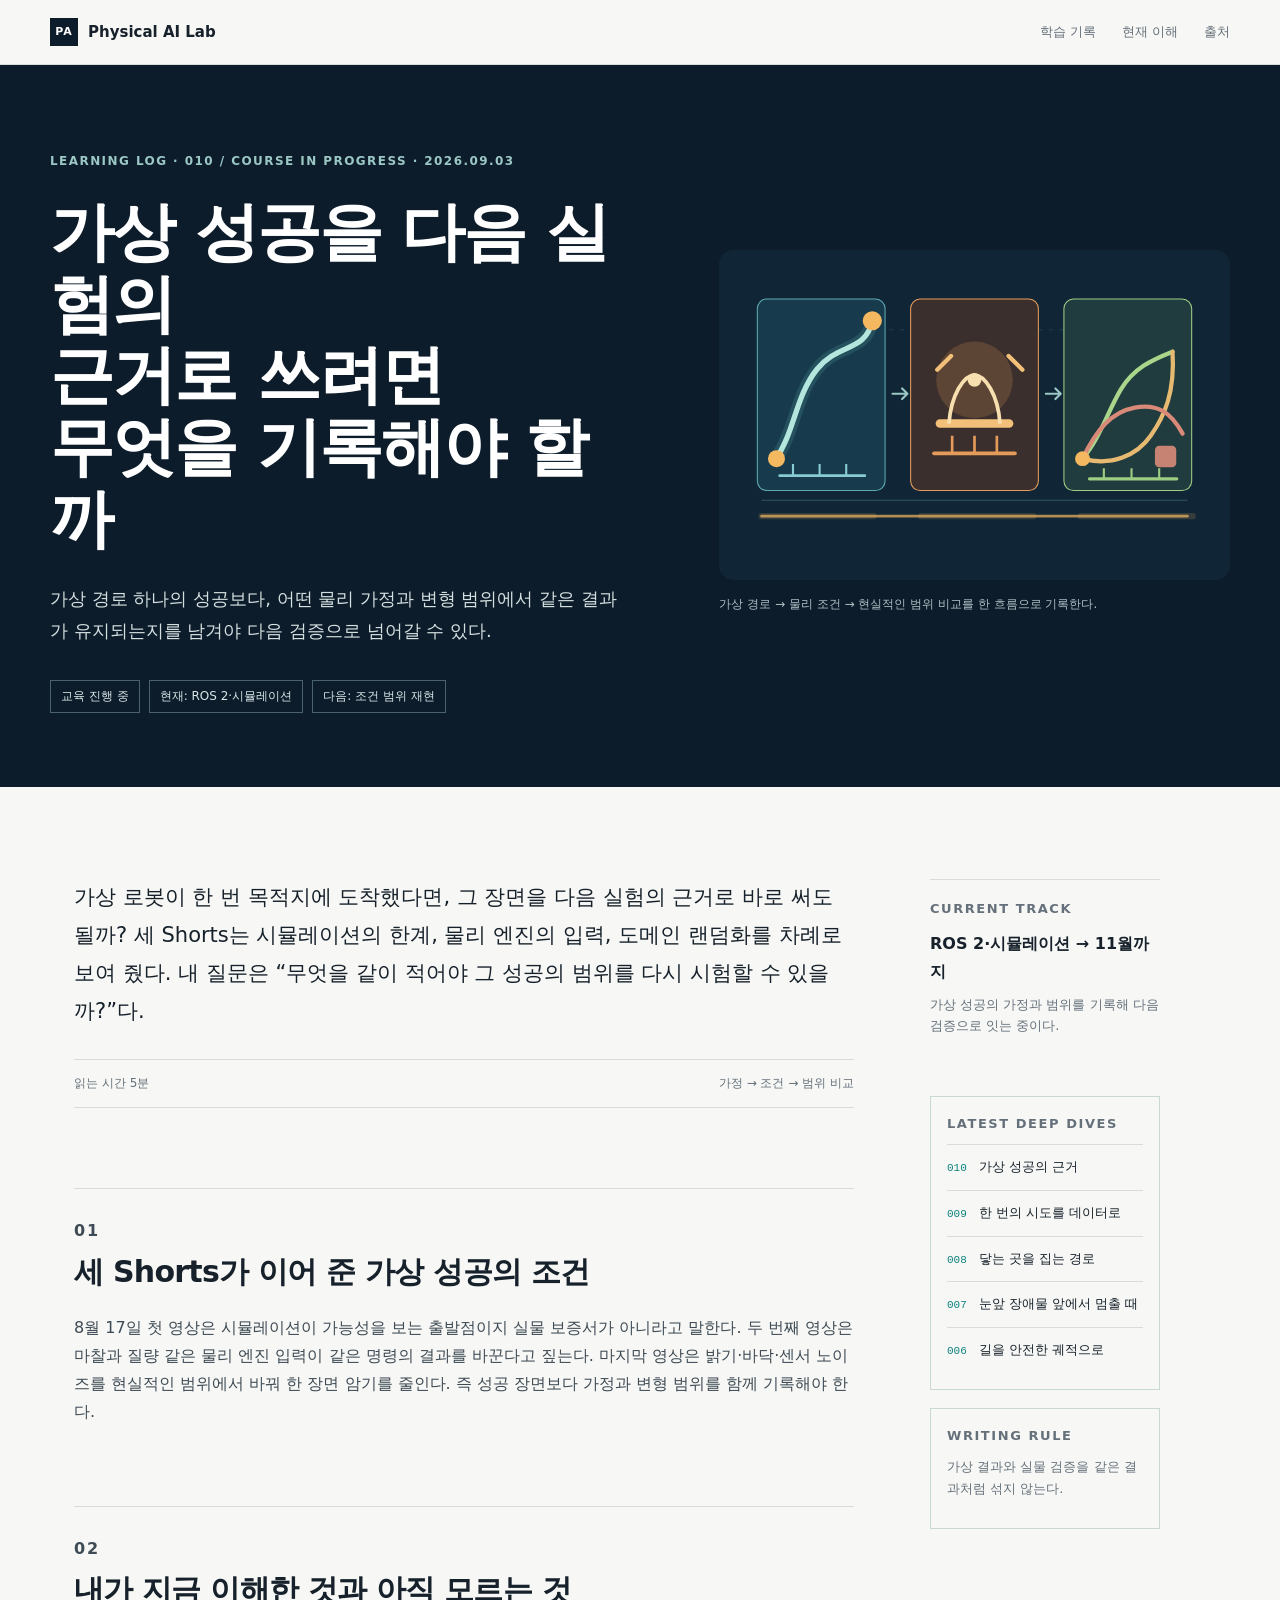
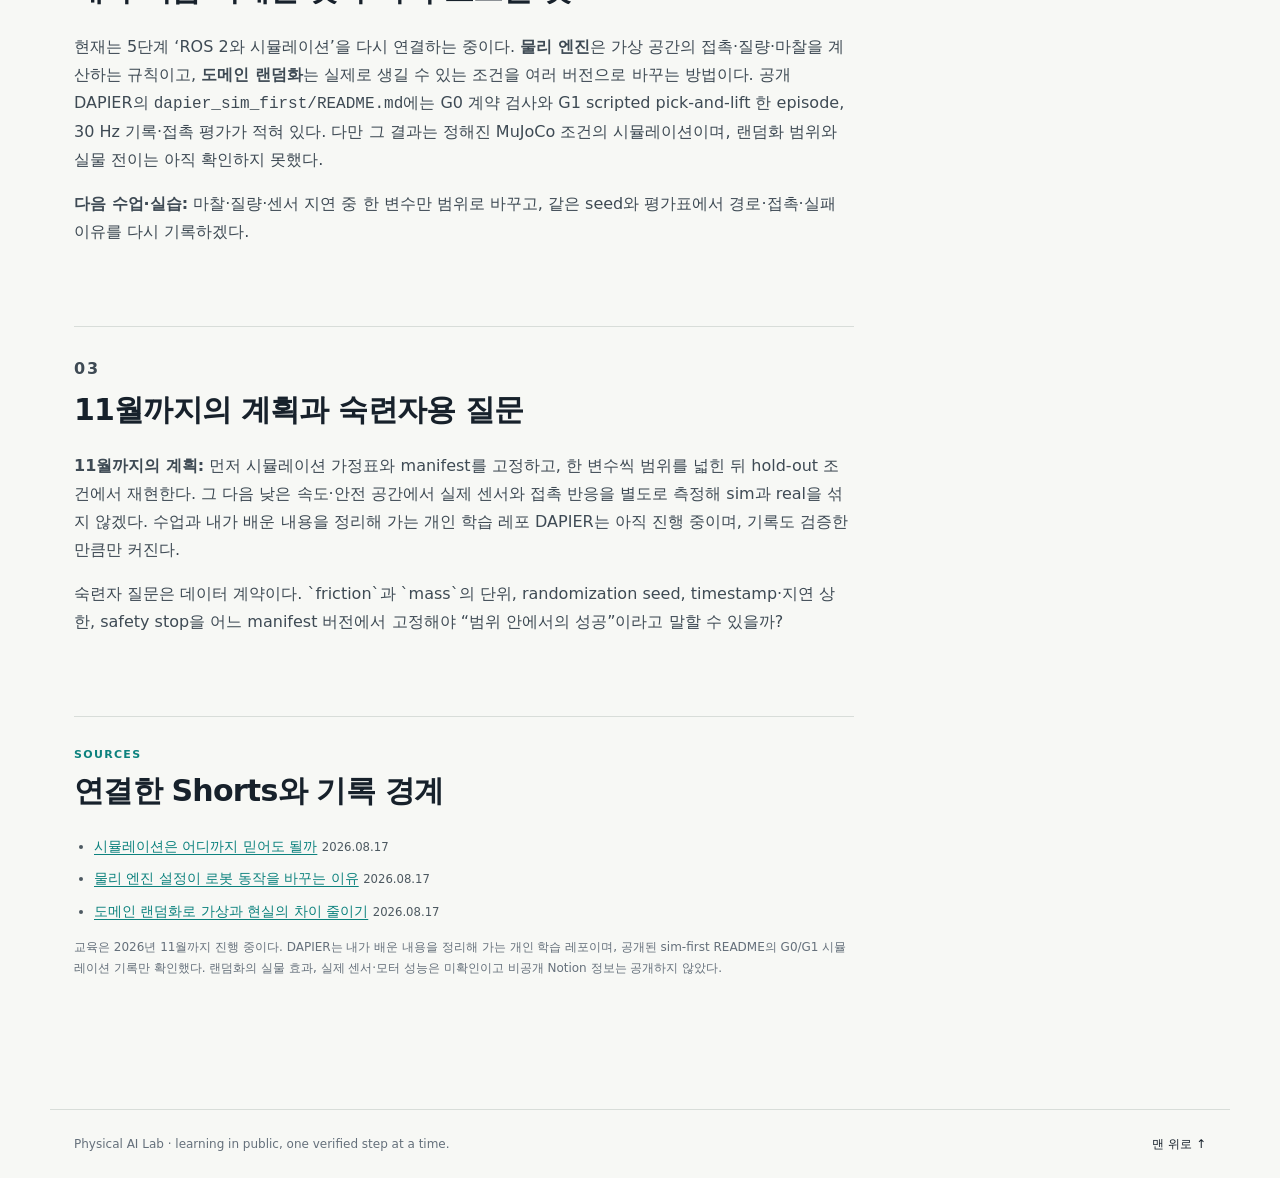
<file: articles/2026-09-03-simulation-assumption-range-check.html>
<!doctype html>
<html lang="ko">
  <head>
    <meta charset="utf-8">
    <meta name="viewport" content="width=device-width, initial-scale=1">
    <meta name="description" content="시뮬레이션의 가정과 물리 조건, 현실적인 변형 범위를 기록해 가상 성공의 의미를 다시 확인하는 진행 학습 기록.">
    <title>Physical AI Lab | 010 가상 성공을 다음 실험의 근거로 쓰려면 무엇을 기록해야 할까</title>
    <link rel="stylesheet" href="../styles.css">
  </head>
  <body>
    <header class="site-header">
      <a class="brand" href="../index.html" aria-label="Physical AI Lab home"><span class="brand-mark">PA</span><span>Physical AI Lab</span></a>
      <nav class="site-nav" aria-label="주요 메뉴"><a href="../index.html#posts">학습 기록</a><a href="#journal">현재 이해</a><a href="#sources">출처</a></nav>
    </header>
    <main id="top">
      <section class="hero-band" aria-labelledby="page-title">
        <div class="hero-copy">
          <p class="eyebrow">LEARNING LOG · 010 / COURSE IN PROGRESS · 2026.09.03</p>
          <h1 id="page-title">가상 성공을 다음 실험의<br>근거로 쓰려면<br>무엇을 기록해야 할까</h1>
          <p class="hero-summary">가상 경로 하나의 성공보다, 어떤 물리 가정과 변형 범위에서 같은 결과가 유지되는지를 남겨야 다음 검증으로 넘어갈 수 있다.</p>
          <div class="hero-meta" aria-label="글 정보"><span>교육 진행 중</span><span>현재: ROS 2·시뮬레이션</span><span>다음: 조건 범위 재현</span></div>
        </div>
        <figure class="hero-figure">
          <img src="../assets/simulation-assumption-range-check-v1.svg" alt="가상 경로가 물리 조건을 거쳐 여러 현실적 변형과 안전 경계로 이어지는 도식">
          <figcaption>가상 경로 → 물리 조건 → 현실적인 범위 비교를 한 흐름으로 기록한다.</figcaption>
        </figure>
      </section>
      <section class="article-shell" id="journal">
        <article class="article">
          <p class="article-lede">가상 로봇이 한 번 목적지에 도착했다면, 그 장면을 다음 실험의 근거로 바로 써도 될까? 세 Shorts는 시뮬레이션의 한계, 물리 엔진의 입력, 도메인 랜덤화를 차례로 보여 줬다. 내 질문은 “무엇을 같이 적어야 그 성공의 범위를 다시 시험할 수 있을까?”다.</p>
          <div class="reading-time"><span>읽는 시간 5분</span><span>가정 → 조건 → 범위 비교</span></div>
          <section class="article-section">
            <p class="section-index">01</p>
            <h2>세 Shorts가 이어 준 가상 성공의 조건</h2>
            <p>8월 17일 첫 영상은 시뮬레이션이 가능성을 보는 출발점이지 실물 보증서가 아니라고 말한다. 두 번째 영상은 마찰과 질량 같은 물리 엔진 입력이 같은 명령의 결과를 바꾼다고 짚는다. 마지막 영상은 밝기·바닥·센서 노이즈를 현실적인 범위에서 바꿔 한 장면 암기를 줄인다. 즉 성공 장면보다 가정과 변형 범위를 함께 기록해야 한다.</p>
          </section>
          <section class="article-section" id="system">
            <p class="section-index">02</p>
            <h2>내가 지금 이해한 것과 아직 모르는 것</h2>
            <p>현재는 5단계 ‘ROS 2와 시뮬레이션’을 다시 연결하는 중이다. <strong>물리 엔진</strong>은 가상 공간의 접촉·질량·마찰을 계산하는 규칙이고, <strong>도메인 랜덤화</strong>는 실제로 생길 수 있는 조건을 여러 버전으로 바꾸는 방법이다. 공개 DAPIER의 <code>dapier_sim_first/README.md</code>에는 G0 계약 검사와 G1 scripted pick-and-lift 한 episode, 30 Hz 기록·접촉 평가가 적혀 있다. 다만 그 결과는 정해진 MuJoCo 조건의 시뮬레이션이며, 랜덤화 범위와 실물 전이는 아직 확인하지 못했다.</p>
            <p><strong>다음 수업·실습:</strong> 마찰·질량·센서 지연 중 한 변수만 범위로 바꾸고, 같은 seed와 평가표에서 경로·접촉·실패 이유를 다시 기록하겠다.</p>
          </section>
          <section class="article-section">
            <p class="section-index">03</p>
            <h2>11월까지의 계획과 숙련자용 질문</h2>
            <p><strong>11월까지의 계획:</strong> 먼저 시뮬레이션 가정표와 manifest를 고정하고, 한 변수씩 범위를 넓힌 뒤 hold-out 조건에서 재현한다. 그 다음 낮은 속도·안전 공간에서 실제 센서와 접촉 반응을 별도로 측정해 sim과 real을 섞지 않겠다. 수업과 내가 배운 내용을 정리해 가는 개인 학습 레포 DAPIER는 아직 진행 중이며, 기록도 검증한 만큼만 커진다.</p>
            <p>숙련자 질문은 데이터 계약이다. `friction`과 `mass`의 단위, randomization seed, timestamp·지연 상한, safety stop을 어느 manifest 버전에서 고정해야 “범위 안에서의 성공”이라고 말할 수 있을까?</p>
          </section>
          <section class="sources" id="sources">
            <p class="section-index">SOURCES</p>
            <h2>연결한 Shorts와 기록 경계</h2>
            <ul>
              <li><a href="https://youtube.com/shorts/aTo5sKSVnk8" target="_blank" rel="noreferrer">시뮬레이션은 어디까지 믿어도 될까</a> <small>2026.08.17</small></li>
              <li><a href="https://youtube.com/shorts/dCgGMgTdkOo" target="_blank" rel="noreferrer">물리 엔진 설정이 로봇 동작을 바꾸는 이유</a> <small>2026.08.17</small></li>
              <li><a href="https://youtube.com/shorts/qUgBs5janKs" target="_blank" rel="noreferrer">도메인 랜덤화로 가상과 현실의 차이 줄이기</a> <small>2026.08.17</small></li>
            </ul>
            <p class="source-boundary">교육은 2026년 11월까지 진행 중이다. DAPIER는 내가 배운 내용을 정리해 가는 개인 학습 레포이며, 공개된 sim-first README의 G0/G1 시뮬레이션 기록만 확인했다. 랜덤화의 실물 효과, 실제 센서·모터 성능은 미확인이고 비공개 Notion 정보는 공개하지 않았다.</p>
          </section>
        </article>
        <aside class="side-rail" aria-label="학습 기록 정보">
          <div class="rail-block"><p class="rail-label">CURRENT TRACK</p><h3>ROS 2·시뮬레이션 → 11월까지</h3><p>가상 성공의 가정과 범위를 기록해 다음 검증으로 잇는 중이다.</p></div>
          <div class="rail-block rail-note"><p class="rail-label">LATEST DEEP DIVES</p>
            <a class="rail-link" href="#page-title"><span>010</span> 가상 성공의 근거</a>
            <a class="rail-link" href="2026-09-01-robot-episode-data-contract.html"><span>009</span> 한 번의 시도를 데이터로</a>
            <a class="rail-link" href="2026-08-27-manipulation-reachability-collision.html"><span>008</span> 닿는 곳을 집는 경로</a>
            <a class="rail-link" href="2026-08-25-local-planning-stop-safety.html"><span>007</span> 눈앞 장애물 앞에서 멈출 때</a>
            <a class="rail-link" href="2026-08-20-global-path-trajectory-safety-check.html"><span>006</span> 길을 안전한 궤적으로</a>
          </div>
          <div class="rail-block rail-note"><p class="rail-label">WRITING RULE</p><p>가상 결과와 실물 검증을 같은 결과처럼 섞지 않는다.</p></div>
        </aside>
      </section>
    </main>
    <footer class="site-footer"><span>Physical AI Lab · learning in public, one verified step at a time.</span><a href="#top">맨 위로 ↑</a></footer>
  </body>
</html>
</file>
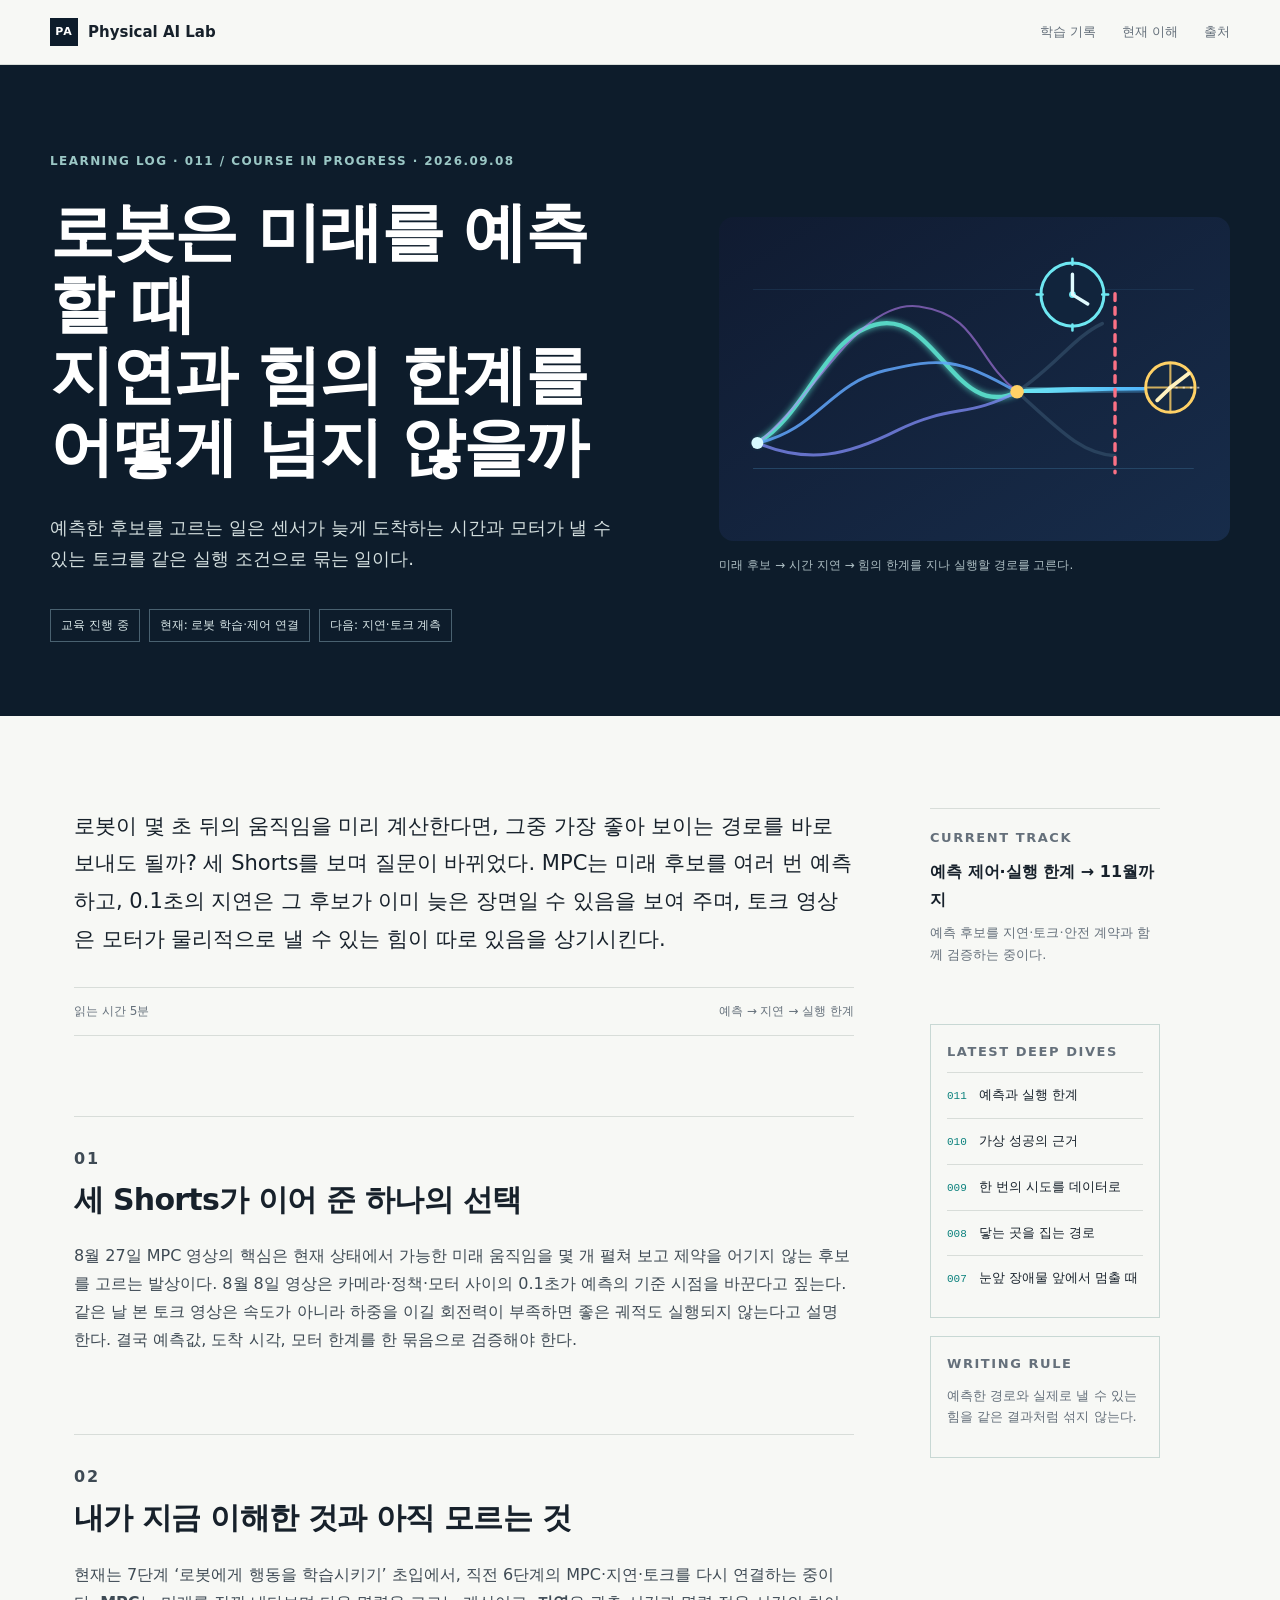
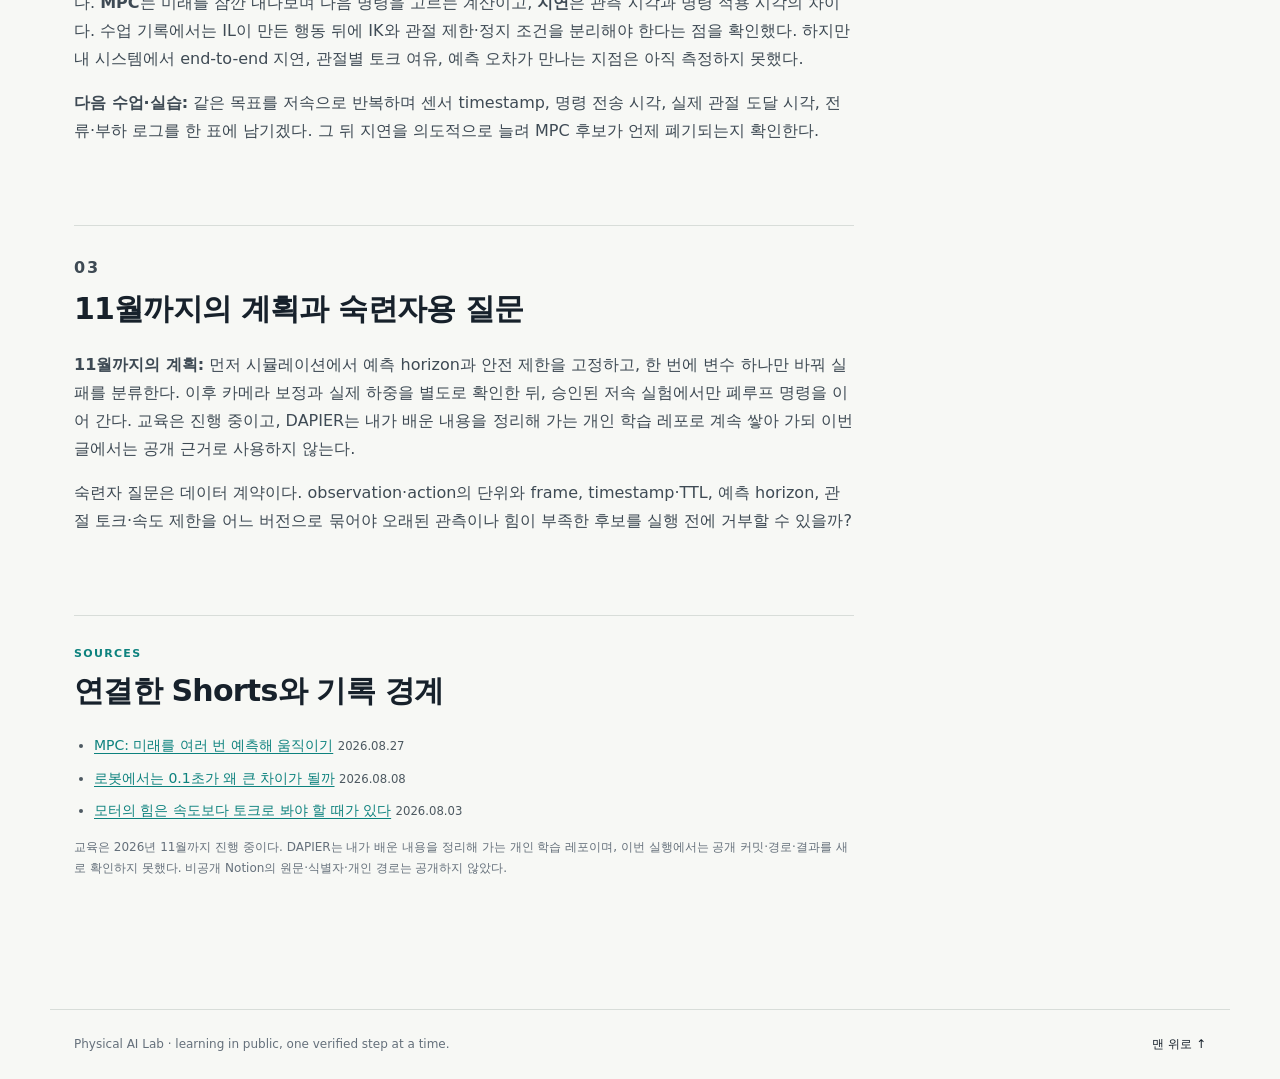
<file: articles/2026-09-08-predictive-control-latency-torque.html>
<!doctype html>
<html lang="ko">
  <head>
    <meta charset="utf-8">
    <meta name="viewport" content="width=device-width, initial-scale=1">
    <meta name="description" content="미래를 예측하는 제어가 센서 지연과 토크 한계를 함께 검사해야 실행 가능한 명령이 되는지 기록한 진행 학습 글.">
    <title>Physical AI Lab | 011 로봇은 미래를 예측할 때 지연과 힘의 한계를 어떻게 넘지 않을까</title>
    <link rel="stylesheet" href="../styles.css">
  </head>
  <body>
    <header class="site-header">
      <a class="brand" href="../index.html" aria-label="Physical AI Lab home"><span class="brand-mark">PA</span><span>Physical AI Lab</span></a>
      <nav class="site-nav" aria-label="주요 메뉴"><a href="../index.html#posts">학습 기록</a><a href="#journal">현재 이해</a><a href="#sources">출처</a></nav>
    </header>
    <main id="top">
      <section class="hero-band" aria-labelledby="page-title">
        <div class="hero-copy">
          <p class="eyebrow">LEARNING LOG · 011 / COURSE IN PROGRESS · 2026.09.08</p>
          <h1 id="page-title">로봇은 미래를 예측할 때<br>지연과 힘의 한계를<br>어떻게 넘지 않을까</h1>
          <p class="hero-summary">예측한 후보를 고르는 일은 센서가 늦게 도착하는 시간과 모터가 낼 수 있는 토크를 같은 실행 조건으로 묶는 일이다.</p>
          <div class="hero-meta" aria-label="글 정보"><span>교육 진행 중</span><span>현재: 로봇 학습·제어 연결</span><span>다음: 지연·토크 계측</span></div>
        </div>
        <figure class="hero-figure">
          <img src="../assets/predictive-control-latency-torque-v1.svg" alt="여러 미래 경로가 시간 지연과 힘의 한계를 지나 하나의 실행 경로로 좁혀지는 도식">
          <figcaption>미래 후보 → 시간 지연 → 힘의 한계를 지나 실행할 경로를 고른다.</figcaption>
        </figure>
      </section>
      <section class="article-shell" id="journal">
        <article class="article">
          <p class="article-lede">로봇이 몇 초 뒤의 움직임을 미리 계산한다면, 그중 가장 좋아 보이는 경로를 바로 보내도 될까? 세 Shorts를 보며 질문이 바뀌었다. MPC는 미래 후보를 여러 번 예측하고, 0.1초의 지연은 그 후보가 이미 늦은 장면일 수 있음을 보여 주며, 토크 영상은 모터가 물리적으로 낼 수 있는 힘이 따로 있음을 상기시킨다.</p>
          <div class="reading-time"><span>읽는 시간 5분</span><span>예측 → 지연 → 실행 한계</span></div>
          <section class="article-section">
            <p class="section-index">01</p>
            <h2>세 Shorts가 이어 준 하나의 선택</h2>
            <p>8월 27일 MPC 영상의 핵심은 현재 상태에서 가능한 미래 움직임을 몇 개 펼쳐 보고 제약을 어기지 않는 후보를 고르는 발상이다. 8월 8일 영상은 카메라·정책·모터 사이의 0.1초가 예측의 기준 시점을 바꾼다고 짚는다. 같은 날 본 토크 영상은 속도가 아니라 하중을 이길 회전력이 부족하면 좋은 궤적도 실행되지 않는다고 설명한다. 결국 예측값, 도착 시각, 모터 한계를 한 묶음으로 검증해야 한다.</p>
          </section>
          <section class="article-section" id="system">
            <p class="section-index">02</p>
            <h2>내가 지금 이해한 것과 아직 모르는 것</h2>
            <p>현재는 7단계 ‘로봇에게 행동을 학습시키기’ 초입에서, 직전 6단계의 MPC·지연·토크를 다시 연결하는 중이다. <strong>MPC</strong>는 미래를 잠깐 내다보며 다음 명령을 고르는 계산이고, <strong>지연</strong>은 관측 시각과 명령 적용 시각의 차이다. 수업 기록에서는 IL이 만든 행동 뒤에 IK와 관절 제한·정지 조건을 분리해야 한다는 점을 확인했다. 하지만 내 시스템에서 end-to-end 지연, 관절별 토크 여유, 예측 오차가 만나는 지점은 아직 측정하지 못했다.</p>
            <p><strong>다음 수업·실습:</strong> 같은 목표를 저속으로 반복하며 센서 timestamp, 명령 전송 시각, 실제 관절 도달 시각, 전류·부하 로그를 한 표에 남기겠다. 그 뒤 지연을 의도적으로 늘려 MPC 후보가 언제 폐기되는지 확인한다.</p>
          </section>
          <section class="article-section">
            <p class="section-index">03</p>
            <h2>11월까지의 계획과 숙련자용 질문</h2>
            <p><strong>11월까지의 계획:</strong> 먼저 시뮬레이션에서 예측 horizon과 안전 제한을 고정하고, 한 번에 변수 하나만 바꿔 실패를 분류한다. 이후 카메라 보정과 실제 하중을 별도로 확인한 뒤, 승인된 저속 실험에서만 폐루프 명령을 이어 간다. 교육은 진행 중이고, DAPIER는 내가 배운 내용을 정리해 가는 개인 학습 레포로 계속 쌓아 가되 이번 글에서는 공개 근거로 사용하지 않는다.</p>
            <p>숙련자 질문은 데이터 계약이다. observation·action의 단위와 frame, timestamp·TTL, 예측 horizon, 관절 토크·속도 제한을 어느 버전으로 묶어야 오래된 관측이나 힘이 부족한 후보를 실행 전에 거부할 수 있을까?</p>
          </section>
          <section class="sources" id="sources">
            <p class="section-index">SOURCES</p>
            <h2>연결한 Shorts와 기록 경계</h2>
            <ul>
              <li><a href="https://youtube.com/shorts/jN4NSoQkhOY" target="_blank" rel="noreferrer">MPC: 미래를 여러 번 예측해 움직이기</a> <small>2026.08.27</small></li>
              <li><a href="https://youtube.com/shorts/KoJ4EIvxbYI" target="_blank" rel="noreferrer">로봇에서는 0.1초가 왜 큰 차이가 될까</a> <small>2026.08.08</small></li>
              <li><a href="https://youtube.com/shorts/cSXjq2AA14w" target="_blank" rel="noreferrer">모터의 힘은 속도보다 토크로 봐야 할 때가 있다</a> <small>2026.08.03</small></li>
            </ul>
            <p class="source-boundary">교육은 2026년 11월까지 진행 중이다. DAPIER는 내가 배운 내용을 정리해 가는 개인 학습 레포이며, 이번 실행에서는 공개 커밋·경로·결과를 새로 확인하지 못했다. 비공개 Notion의 원문·식별자·개인 경로는 공개하지 않았다.</p>
          </section>
        </article>
        <aside class="side-rail" aria-label="학습 기록 정보">
          <div class="rail-block"><p class="rail-label">CURRENT TRACK</p><h3>예측 제어·실행 한계 → 11월까지</h3><p>예측 후보를 지연·토크·안전 계약과 함께 검증하는 중이다.</p></div>
          <div class="rail-block rail-note"><p class="rail-label">LATEST DEEP DIVES</p>
            <a class="rail-link" href="#page-title"><span>011</span> 예측과 실행 한계</a>
            <a class="rail-link" href="2026-09-03-simulation-assumption-range-check.html"><span>010</span> 가상 성공의 근거</a>
            <a class="rail-link" href="2026-09-01-robot-episode-data-contract.html"><span>009</span> 한 번의 시도를 데이터로</a>
            <a class="rail-link" href="2026-08-27-manipulation-reachability-collision.html"><span>008</span> 닿는 곳을 집는 경로</a>
            <a class="rail-link" href="2026-08-25-local-planning-stop-safety.html"><span>007</span> 눈앞 장애물 앞에서 멈출 때</a>
          </div>
          <div class="rail-block rail-note"><p class="rail-label">WRITING RULE</p><p>예측한 경로와 실제로 낼 수 있는 힘을 같은 결과처럼 섞지 않는다.</p></div>
        </aside>
      </section>
    </main>
    <footer class="site-footer"><span>Physical AI Lab · learning in public, one verified step at a time.</span><a href="#top">맨 위로 ↑</a></footer>
  </body>
</html>
</file>
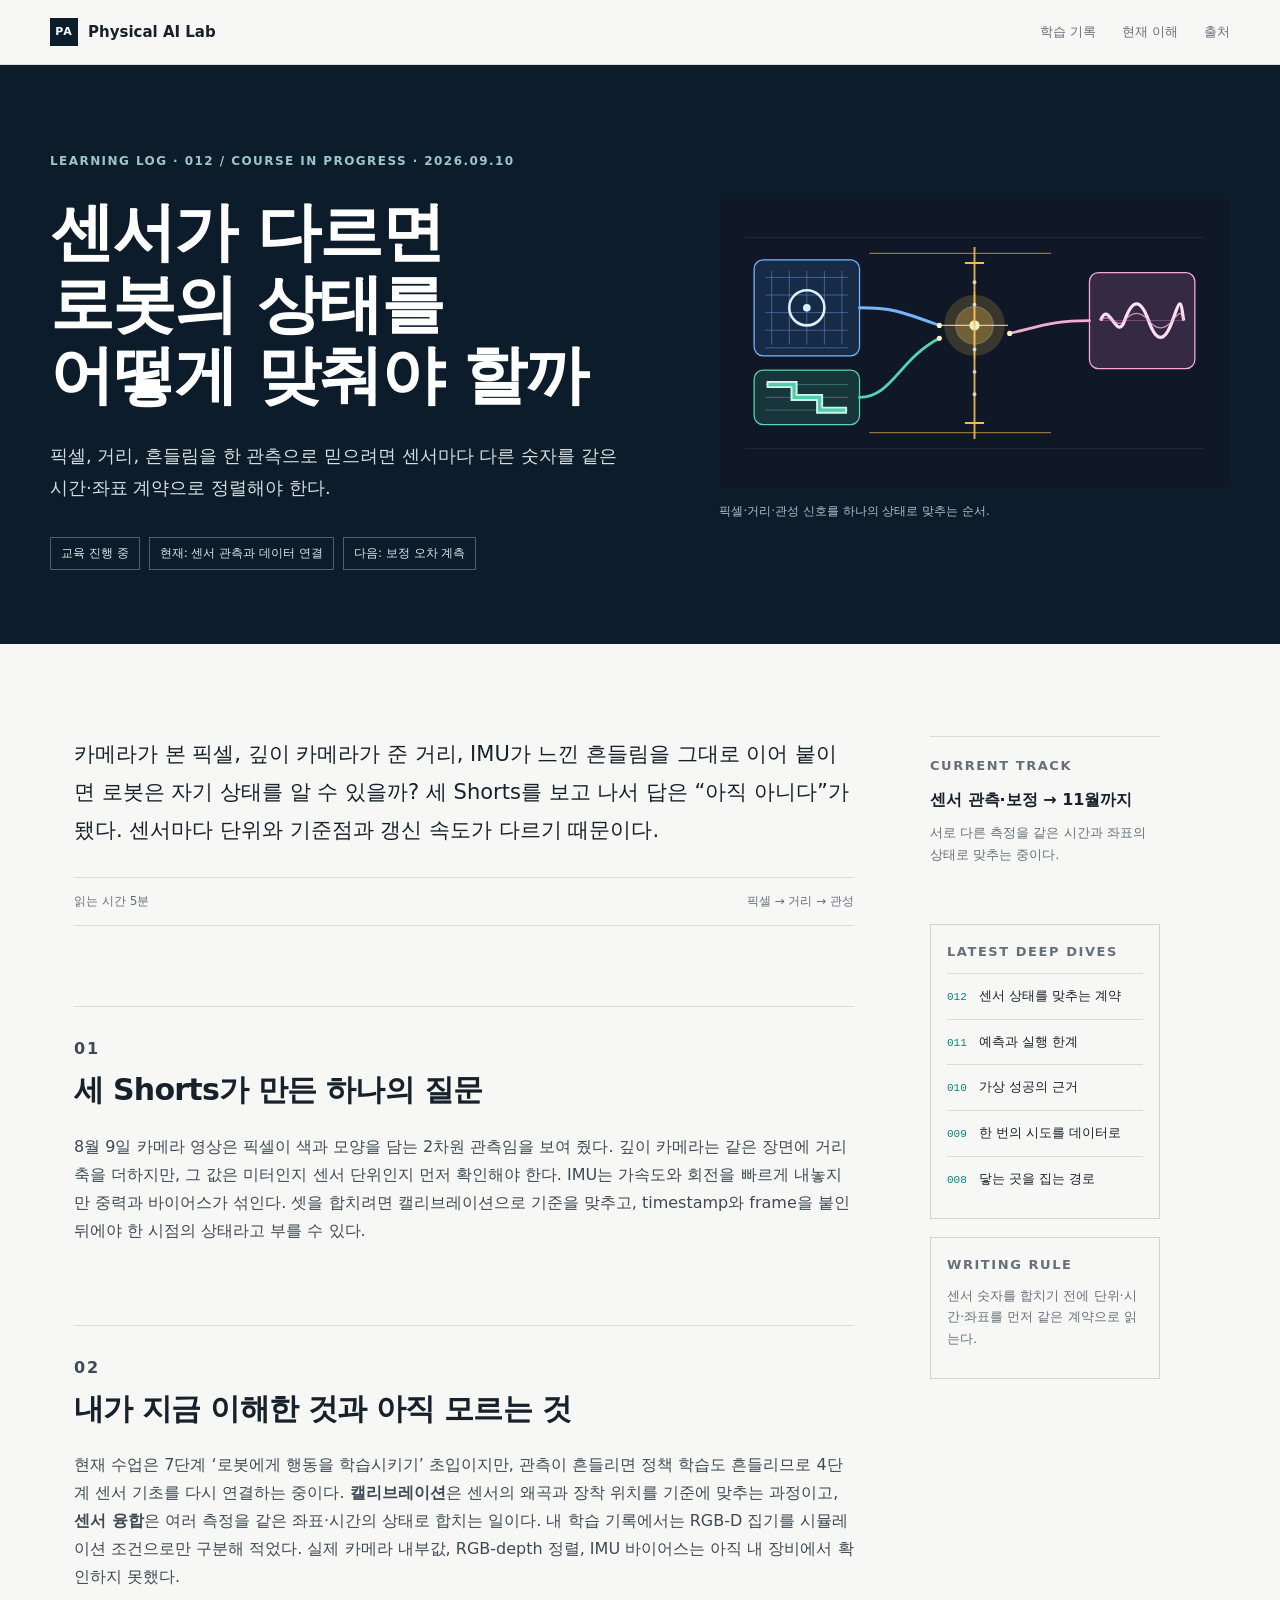
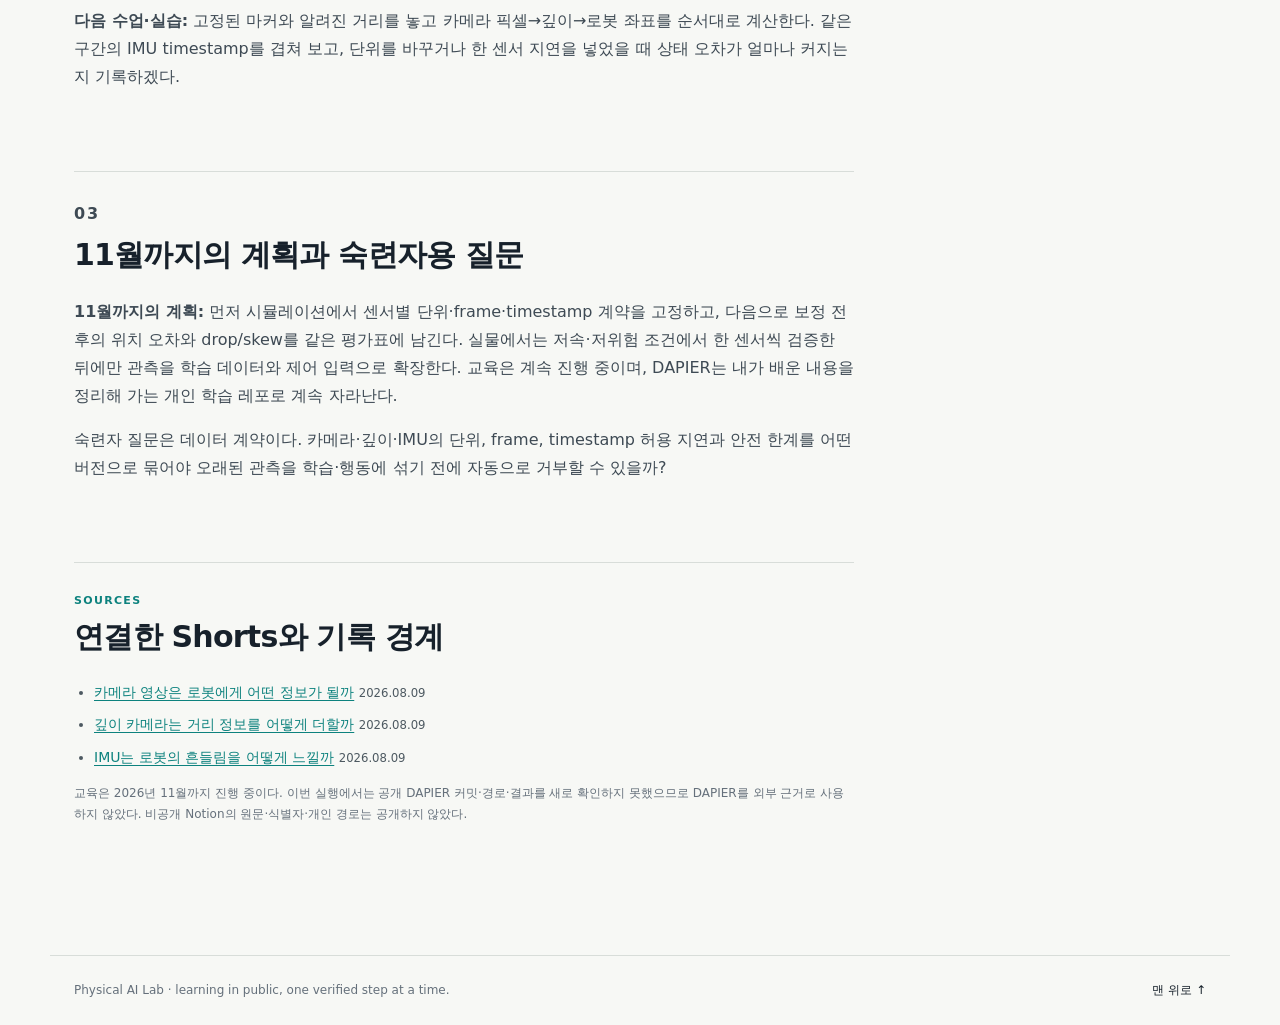
<file: articles/2026-09-10-sensor-fusion-calibration-contract.html>
<!doctype html>
<html lang="ko">
  <head>
    <meta charset="utf-8">
    <meta name="viewport" content="width=device-width, initial-scale=1">
    <meta name="description" content="카메라·깊이·IMU의 서로 다른 측정을 하나의 시간과 좌표 상태로 맞추려면 무엇을 보정하고 기록해야 하는지 남긴 진행 학습 글.">
    <title>Physical AI Lab | 012 센서가 다르면 로봇의 상태를 어떻게 맞춰야 할까</title>
    <link rel="stylesheet" href="../styles.css">
  </head>
  <body>
    <header class="site-header">
      <a class="brand" href="../index.html" aria-label="Physical AI Lab home"><span class="brand-mark">PA</span><span>Physical AI Lab</span></a>
      <nav class="site-nav" aria-label="주요 메뉴"><a href="../index.html#posts">학습 기록</a><a href="#journal">현재 이해</a><a href="#sources">출처</a></nav>
    </header>
    <main id="top">
      <section class="hero-band" aria-labelledby="page-title">
        <div class="hero-copy">
          <p class="eyebrow">LEARNING LOG · 012 / COURSE IN PROGRESS · 2026.09.10</p>
          <h1 id="page-title">센서가 다르면<br>로봇의 상태를<br>어떻게 맞춰야 할까</h1>
          <p class="hero-summary">픽셀, 거리, 흔들림을 한 관측으로 믿으려면 센서마다 다른 숫자를 같은 시간·좌표 계약으로 정렬해야 한다.</p>
          <div class="hero-meta" aria-label="글 정보"><span>교육 진행 중</span><span>현재: 센서 관측과 데이터 연결</span><span>다음: 보정 오차 계측</span></div>
        </div>
        <figure class="hero-figure">
          <img src="../assets/sensor-fusion-calibration-contract-v1.svg" alt="카메라 픽셀, 깊이 계단, 관성 파형이 하나의 시간과 좌표 축으로 모이는 도식">
          <figcaption>픽셀·거리·관성 신호를 하나의 상태로 맞추는 순서.</figcaption>
        </figure>
      </section>
      <section class="article-shell" id="journal">
        <article class="article">
          <p class="article-lede">카메라가 본 픽셀, 깊이 카메라가 준 거리, IMU가 느낀 흔들림을 그대로 이어 붙이면 로봇은 자기 상태를 알 수 있을까? 세 Shorts를 보고 나서 답은 “아직 아니다”가 됐다. 센서마다 단위와 기준점과 갱신 속도가 다르기 때문이다.</p>
          <div class="reading-time"><span>읽는 시간 5분</span><span>픽셀 → 거리 → 관성</span></div>
          <section class="article-section">
            <p class="section-index">01</p>
            <h2>세 Shorts가 만든 하나의 질문</h2>
            <p>8월 9일 카메라 영상은 픽셀이 색과 모양을 담는 2차원 관측임을 보여 줬다. 깊이 카메라는 같은 장면에 거리 축을 더하지만, 그 값은 미터인지 센서 단위인지 먼저 확인해야 한다. IMU는 가속도와 회전을 빠르게 내놓지만 중력과 바이어스가 섞인다. 셋을 합치려면 캘리브레이션으로 기준을 맞추고, timestamp와 frame을 붙인 뒤에야 한 시점의 상태라고 부를 수 있다.</p>
          </section>
          <section class="article-section" id="system">
            <p class="section-index">02</p>
            <h2>내가 지금 이해한 것과 아직 모르는 것</h2>
            <p>현재 수업은 7단계 ‘로봇에게 행동을 학습시키기’ 초입이지만, 관측이 흔들리면 정책 학습도 흔들리므로 4단계 센서 기초를 다시 연결하는 중이다. <strong>캘리브레이션</strong>은 센서의 왜곡과 장착 위치를 기준에 맞추는 과정이고, <strong>센서 융합</strong>은 여러 측정을 같은 좌표·시간의 상태로 합치는 일이다. 내 학습 기록에서는 RGB-D 집기를 시뮬레이션 조건으로만 구분해 적었다. 실제 카메라 내부값, RGB-depth 정렬, IMU 바이어스는 아직 내 장비에서 확인하지 못했다.</p>
            <p><strong>다음 수업·실습:</strong> 고정된 마커와 알려진 거리를 놓고 카메라 픽셀→깊이→로봇 좌표를 순서대로 계산한다. 같은 구간의 IMU timestamp를 겹쳐 보고, 단위를 바꾸거나 한 센서 지연을 넣었을 때 상태 오차가 얼마나 커지는지 기록하겠다.</p>
          </section>
          <section class="article-section">
            <p class="section-index">03</p>
            <h2>11월까지의 계획과 숙련자용 질문</h2>
            <p><strong>11월까지의 계획:</strong> 먼저 시뮬레이션에서 센서별 단위·frame·timestamp 계약을 고정하고, 다음으로 보정 전후의 위치 오차와 drop/skew를 같은 평가표에 남긴다. 실물에서는 저속·저위험 조건에서 한 센서씩 검증한 뒤에만 관측을 학습 데이터와 제어 입력으로 확장한다. 교육은 계속 진행 중이며, DAPIER는 내가 배운 내용을 정리해 가는 개인 학습 레포로 계속 자라난다.</p>
            <p>숙련자 질문은 데이터 계약이다. 카메라·깊이·IMU의 단위, frame, timestamp 허용 지연과 안전 한계를 어떤 버전으로 묶어야 오래된 관측을 학습·행동에 섞기 전에 자동으로 거부할 수 있을까?</p>
          </section>
          <section class="sources" id="sources">
            <p class="section-index">SOURCES</p>
            <h2>연결한 Shorts와 기록 경계</h2>
            <ul>
              <li><a href="https://youtube.com/shorts/ccGwDOfNBqg" target="_blank" rel="noreferrer">카메라 영상은 로봇에게 어떤 정보가 될까</a> <small>2026.08.09</small></li>
              <li><a href="https://youtube.com/shorts/b76tIPamXt0" target="_blank" rel="noreferrer">깊이 카메라는 거리 정보를 어떻게 더할까</a> <small>2026.08.09</small></li>
              <li><a href="https://youtube.com/shorts/Wcn-KDxFQ3U" target="_blank" rel="noreferrer">IMU는 로봇의 흔들림을 어떻게 느낄까</a> <small>2026.08.09</small></li>
            </ul>
            <p class="source-boundary">교육은 2026년 11월까지 진행 중이다. 이번 실행에서는 공개 DAPIER 커밋·경로·결과를 새로 확인하지 못했으므로 DAPIER를 외부 근거로 사용하지 않았다. 비공개 Notion의 원문·식별자·개인 경로는 공개하지 않았다.</p>
          </section>
        </article>
        <aside class="side-rail" aria-label="학습 기록 정보">
          <div class="rail-block"><p class="rail-label">CURRENT TRACK</p><h3>센서 관측·보정 → 11월까지</h3><p>서로 다른 측정을 같은 시간과 좌표의 상태로 맞추는 중이다.</p></div>
          <div class="rail-block rail-note"><p class="rail-label">LATEST DEEP DIVES</p>
            <a class="rail-link" href="#page-title"><span>012</span> 센서 상태를 맞추는 계약</a>
            <a class="rail-link" href="2026-09-08-predictive-control-latency-torque.html"><span>011</span> 예측과 실행 한계</a>
            <a class="rail-link" href="2026-09-03-simulation-assumption-range-check.html"><span>010</span> 가상 성공의 근거</a>
            <a class="rail-link" href="2026-09-01-robot-episode-data-contract.html"><span>009</span> 한 번의 시도를 데이터로</a>
            <a class="rail-link" href="2026-08-27-manipulation-reachability-collision.html"><span>008</span> 닿는 곳을 집는 경로</a>
          </div>
          <div class="rail-block rail-note"><p class="rail-label">WRITING RULE</p><p>센서 숫자를 합치기 전에 단위·시간·좌표를 먼저 같은 계약으로 읽는다.</p></div>
        </aside>
      </section>
    </main>
    <footer class="site-footer"><span>Physical AI Lab · learning in public, one verified step at a time.</span><a href="#top">맨 위로 ↑</a></footer>
  </body>
</html>
</file>
<file: styles.css>
:root {
  --ink: #17212b;
  --muted: #65707b;
  --line: #d8ddd9;
  --paper: #f7f8f5;
  --white: #ffffff;
  --navy: #0d1c2b;
  --navy-soft: #142b3c;
  --teal: #0d827e;
  --teal-soft: #dceeed;
  --amber: #b97824;
  --red: #a94b43;
  --max: 1180px;
}

* { box-sizing: border-box; }

html { scroll-behavior: smooth; }

body {
  margin: 0;
  color: var(--ink);
  background: var(--paper);
  font-family: "Noto Sans KR", "Segoe UI", system-ui, sans-serif;
  line-height: 1.75;
  letter-spacing: 0;
}

a { color: inherit; }

.site-header {
  align-items: center;
  background: rgba(247, 248, 245, 0.96);
  border-bottom: 1px solid var(--line);
  display: flex;
  justify-content: space-between;
  padding: 18px max(24px, calc((100vw - var(--max)) / 2));
  position: sticky;
  top: 0;
  z-index: 10;
}

.brand {
  align-items: center;
  display: inline-flex;
  font-size: 15px;
  font-weight: 800;
  gap: 10px;
  text-decoration: none;
}

.brand-mark {
  align-items: center;
  background: var(--navy);
  color: var(--white);
  display: inline-flex;
  font-size: 11px;
  height: 28px;
  justify-content: center;
  letter-spacing: 0.08em;
  width: 28px;
}

.site-nav { display: flex; gap: 26px; }
.site-nav a { color: var(--muted); font-size: 13px; text-decoration: none; }
.site-nav a:hover { color: var(--teal); }

.hero-band {
  background: var(--navy);
  color: var(--white);
  display: grid;
  gap: 70px;
  grid-template-columns: minmax(0, 1.08fr) minmax(320px, 0.92fr);
  margin: 0 auto;
  max-width: 1440px;
  min-height: 570px;
  padding: 86px clamp(24px, calc((100vw - var(--max)) / 2), 130px) 74px;
}

.hero-copy, .hero-figure { min-width: 0; }
.hero-copy { align-self: center; max-width: 680px; }
.eyebrow, .section-index, .rail-label { letter-spacing: 0.12em; text-transform: uppercase; }
.eyebrow { color: #9bc7c5; font-size: 12px; font-weight: 700; margin: 0 0 25px; }
h1, h2, h3, p { margin-top: 0; }
h1 { font-size: clamp(38px, 5vw, 70px); letter-spacing: -0.03em; line-height: 1.12; margin-bottom: 28px; }
.hero-summary { color: #d4dfdf; font-size: 18px; max-width: 580px; }
.hero-meta { display: flex; flex-wrap: wrap; gap: 9px; margin-top: 34px; }
.hero-meta span { border: 1px solid #496170; color: #d9e7e8; font-size: 12px; padding: 5px 10px; }
.hero-figure { align-self: center; margin: 0; }
.hero-figure img { display: block; height: auto; max-width: 100%; width: 100%; }
.hero-figure figcaption { color: #aebfc4; font-size: 12px; margin-top: 14px; }

.article-shell {
  display: grid;
  gap: 76px;
  grid-template-columns: minmax(0, 780px) 230px;
  margin: 0 auto;
  max-width: var(--max);
  padding: 92px 24px 130px;
}

.article-lede { font-size: 21px; line-height: 1.8; margin-bottom: 28px; }
.reading-time { border-bottom: 1px solid var(--line); border-top: 1px solid var(--line); color: var(--muted); display: flex; flex-wrap: wrap; font-size: 12px; gap: 20px; justify-content: space-between; padding: 13px 0; }
.article-section { border-top: 1px solid var(--line); margin-top: 80px; padding-top: 28px; }
.section-index { color: var(--teal); font-size: 11px; font-weight: 800; margin-bottom: 13px; }
.article h2, .sources h2, .closing-note h2 { font-size: 30px; letter-spacing: -0.025em; line-height: 1.25; margin-bottom: 24px; }
.article-section p, .closing-note p { color: #3e4a54; font-size: 16px; }
.article a { color: var(--teal); text-underline-offset: 3px; }

.pull-quote { border-left: 4px solid var(--amber); margin: 58px 0; padding: 4px 0 4px 26px; }
.pull-quote p { color: var(--navy); font-size: 24px; font-weight: 700; line-height: 1.5; margin: 0; }

.flow-diagram { align-items: stretch; background: var(--navy); display: flex; gap: 12px; margin: 34px 0; overflow-x: auto; padding: 22px; }
.flow-node { background: #f2f6f3; flex: 1 0 145px; min-height: 112px; padding: 14px; }
.flow-node span { color: var(--teal); display: block; font-size: 11px; font-weight: 800; letter-spacing: 0.1em; }
.flow-node strong { display: block; font-size: 16px; margin-top: 8px; }
.flow-node small { color: var(--muted); display: block; font-size: 11px; margin-top: 5px; }
.flow-arrow { align-self: center; color: #94c8c5; font-size: 22px; }
.code-block { background: #172a37; color: #d6ece9; font-size: 15px; margin: 30px 0 8px; overflow-x: auto; padding: 22px 24px; }
.code-caption { color: var(--muted) !important; font-size: 12px !important; }

.decision-grid { border-top: 1px solid var(--line); margin: 32px 0; }
.decision-row { align-items: baseline; border-bottom: 1px solid var(--line); display: grid; gap: 18px; grid-template-columns: 108px 1fr; padding: 16px 0; }
.decision-row p { margin: 0; }
.decision-tag { font-size: 11px; font-weight: 800; letter-spacing: 0.08em; text-transform: uppercase; }
.decision-tag.keep { color: var(--teal); }
.decision-tag.defer { color: var(--red); }
.decision-tag.check { color: var(--amber); }

.beginner-section { background: #edf3f0; border-top: 0; margin-left: -26px; margin-right: -26px; padding: 30px 26px; }
.term-list { border-top: 1px solid #c7d6d1; }
.term-list div { border-bottom: 1px solid #c7d6d1; display: grid; gap: 24px; grid-template-columns: 160px 1fr; padding: 15px 0; }
.term-list strong { color: var(--navy); font-family: ui-monospace, SFMono-Regular, Consolas, monospace; font-size: 14px; }
.term-list span { color: #42564f; font-size: 14px; }

.next-list { counter-reset: next; list-style: none; margin: 27px 0 0; padding: 0; }
.next-list li { align-items: center; border-bottom: 1px solid var(--line); display: flex; gap: 17px; padding: 15px 0; }
.next-list span { align-items: center; background: var(--navy); color: var(--white); display: inline-flex; flex: 0 0 28px; font-size: 11px; height: 28px; justify-content: center; }

.closing-note { background: var(--navy); color: var(--white); margin-top: 80px; padding: 34px 36px; }
.closing-note .section-index { color: #9bc7c5; }
.closing-note h2 { color: var(--white); }
.closing-note p { color: #d4dfdf; }

.sources { border-top: 1px solid var(--line); margin-top: 80px; padding-top: 28px; }
.sources ul { color: #4d5961; font-size: 14px; padding-left: 20px; }
.sources li + li { margin-top: 8px; }
.source-boundary { color: var(--muted); font-size: 12px; margin-bottom: 0; }

.side-rail { align-self: start; position: sticky; top: 92px; }
.rail-block { border-top: 1px solid var(--line); padding: 18px 0 28px; }
.rail-label { color: var(--teal); font-size: 10px; font-weight: 800; margin-bottom: 10px; }
.rail-block h3 { font-size: 16px; margin-bottom: 8px; }
.rail-block p { color: var(--muted); font-size: 13px; line-height: 1.65; }
.rail-link { border-top: 1px solid var(--line); display: block; font-size: 13px; padding: 11px 0; text-decoration: none; }
.rail-link span { color: var(--teal); font-family: ui-monospace, SFMono-Regular, Consolas, monospace; font-size: 11px; margin-right: 8px; }
.rail-link:hover { color: var(--teal); }
.rail-note { border: 1px solid #c8d8d4; margin-top: 18px; padding: 16px; }

.site-footer { border-top: 1px solid var(--line); color: var(--muted); display: flex; font-size: 12px; justify-content: space-between; margin: 0 auto; max-width: var(--max); padding: 24px; }
.site-footer a { color: var(--ink); text-decoration: none; }

@media (max-width: 800px) {
  .site-header { padding: 15px 18px; }
  .site-nav { gap: 14px; }
  .site-nav a { font-size: 12px; }
  .hero-band { display: block; min-height: 0; padding: 66px 22px 52px; }
  .hero-figure { margin-top: 45px; }
  .hero-summary { font-size: 16px; }
  .article-shell { display: block; padding: 62px 18px 90px; }
  .side-rail { display: none; }
  .article-lede { font-size: 18px; }
  .article-section { margin-top: 60px; }
  .article h2, .sources h2, .closing-note h2 { font-size: 25px; }
  .flow-diagram { margin-left: -18px; margin-right: -18px; }
  .beginner-section { margin-left: -18px; margin-right: -18px; padding-left: 18px; padding-right: 18px; }
  .term-list div { display: block; }
  .term-list strong { display: block; margin-bottom: 4px; }
  .site-footer { display: block; padding: 20px 18px; }
  .site-footer a { display: block; margin-top: 8px; }
}

/* Archive layout for the learning journal home. Individual articles keep the editorial layout above. */
.archive-shell {
  display: grid;
  gap: 72px;
  grid-template-columns: 250px minmax(0, 720px);
  margin: 0 auto;
  max-width: 1080px;
  padding: 70px 24px 110px;
}

.profile-panel { align-self: start; position: sticky; top: 92px; }
.profile-mark {
  align-items: center;
  background: var(--navy);
  color: var(--white);
  display: flex;
  font-family: ui-monospace, SFMono-Regular, Consolas, monospace;
  font-size: 18px;
  font-weight: 800;
  height: 58px;
  justify-content: center;
  margin-bottom: 22px;
  width: 58px;
}
.profile-kicker { color: var(--teal); font-size: 10px; font-weight: 800; letter-spacing: 0.14em; margin-bottom: 13px; }
.profile-panel h1 { color: var(--navy); font-size: 29px; letter-spacing: -0.025em; line-height: 1.28; margin-bottom: 18px; }
.profile-intro { color: #47535b; font-size: 14px; line-height: 1.8; }
.profile-facts { border-top: 1px solid var(--line); color: var(--muted); font-size: 12px; list-style: none; margin: 22px 0; padding: 0; }
.profile-facts li { border-bottom: 1px solid var(--line); padding: 9px 0; }
.profile-external { color: var(--navy); display: inline-block; font-size: 12px; font-weight: 800; text-underline-offset: 4px; }
.profile-external span { color: var(--teal); font-size: 16px; margin-left: 5px; }
.archive-nav { border-top: 1px solid var(--line); margin-top: 38px; padding-top: 17px; }
.archive-nav-link { align-items: center; border-bottom: 1px solid var(--line); color: var(--muted); display: flex; font-size: 12px; gap: 9px; padding: 9px 0; text-decoration: none; }
.archive-nav-link span { color: #9aa4a5; font-family: ui-monospace, SFMono-Regular, Consolas, monospace; font-size: 10px; min-width: 24px; }
.archive-nav-link:hover, .archive-nav-link.active { color: var(--teal); }
.archive-nav-link.active span { color: var(--teal); }
.profile-note { border-left: 3px solid var(--amber); margin-top: 34px; padding: 5px 0 5px 14px; }
.profile-note .rail-label { margin-bottom: 6px; }
.profile-note p:last-child { color: var(--muted); font-size: 12px; line-height: 1.65; margin: 0; }

.archive-content { min-width: 0; }
.archive-heading { align-items: end; border-bottom: 2px solid var(--navy); display: flex; justify-content: space-between; padding-bottom: 22px; }
.archive-heading .eyebrow { color: var(--teal); margin-bottom: 8px; }
.archive-heading h2 { color: var(--navy); font-size: 48px; letter-spacing: -0.04em; line-height: 1.12; margin: 0; }
.archive-count { color: var(--navy); font-family: ui-monospace, SFMono-Regular, Consolas, monospace; font-size: 14px; line-height: 1.35; margin: 0; text-align: right; }
.archive-count span { color: var(--muted); font-family: inherit; font-size: 10px; }
.archive-description { color: var(--muted); font-size: 15px; margin: 18px 0 34px; }
.post-card { border-top: 1px solid var(--line); padding: 26px 0 34px; }
.post-card.featured { background: var(--white); border: 1px solid var(--line); border-top: 4px solid var(--teal); padding: 30px 32px 32px; }
.post-card-topline { align-items: center; display: flex; gap: 12px; margin-bottom: 18px; }
.post-number { color: var(--teal); font-family: ui-monospace, SFMono-Regular, Consolas, monospace; font-size: 12px; font-weight: 800; }
.post-category { color: var(--muted); font-size: 11px; }
.post-card h3 { color: var(--navy); font-size: 30px; letter-spacing: -0.025em; line-height: 1.3; margin-bottom: 10px; }
.post-card h3 a { text-decoration: none; }
.post-card h3 a:hover { color: var(--teal); }
.post-meta { color: var(--muted); display: flex; font-size: 11px; gap: 18px; margin-bottom: 22px; }
.post-excerpt { color: #45515a; font-size: 15px; line-height: 1.85; margin-bottom: 23px; max-width: 630px; }
.tag-list { display: flex; flex-wrap: wrap; gap: 7px; }
.tag-list span { border: 1px solid #cbd5d1; color: #4e6e6b; font-size: 11px; padding: 3px 8px; }
.read-link { color: var(--navy); display: inline-block; font-size: 12px; font-weight: 800; margin-top: 26px; text-decoration: none; }
.read-link span { color: var(--teal); font-size: 17px; margin-left: 6px; }
.read-link:hover { color: var(--teal); }

.shorts-strip, .roadmap-section, .source-note { border-top: 2px solid var(--navy); margin-top: 62px; padding-top: 22px; }
.section-heading-row { align-items: end; display: flex; justify-content: space-between; }
.section-heading-row h3, .source-note h3 { color: var(--navy); font-size: 25px; letter-spacing: -0.02em; line-height: 1.3; margin: 0; }
.section-index { margin-bottom: 8px; }
.section-aside { color: var(--muted); font-size: 11px; }
.shorts-list { border-top: 1px solid var(--line); margin-top: 22px; }
.shorts-list a { align-items: center; border-bottom: 1px solid var(--line); display: grid; gap: 14px; grid-template-columns: 24px minmax(0, 1fr) 120px; padding: 14px 0; text-decoration: none; }
.shorts-list a:hover strong { color: var(--teal); }
.shorts-list a > span { color: var(--teal); font-family: ui-monospace, SFMono-Regular, Consolas, monospace; font-size: 11px; }
.shorts-list strong { color: var(--navy); font-size: 13px; font-weight: 700; }
.shorts-list small { color: var(--muted); font-size: 11px; text-align: right; }

.roadmap-list { list-style: none; margin: 22px 0 0; padding: 0; }
.roadmap-list li { align-items: start; border-bottom: 1px solid var(--line); display: grid; gap: 15px; grid-template-columns: 28px minmax(0, 1fr) auto; padding: 16px 0; }
.roadmap-list li > span { align-items: center; background: var(--navy); color: var(--white); display: inline-flex; font-family: ui-monospace, SFMono-Regular, Consolas, monospace; font-size: 10px; height: 26px; justify-content: center; width: 26px; }
.roadmap-list strong { color: var(--navy); display: block; font-size: 14px; margin-bottom: 4px; }
.roadmap-list p { color: var(--muted); font-size: 12px; line-height: 1.65; margin: 0; }
.roadmap-list em { color: var(--teal); font-size: 11px; font-style: normal; padding-top: 2px; }
.source-note p:not(.section-index) { color: var(--muted); font-size: 13px; line-height: 1.8; }
.source-note a { color: var(--teal); text-underline-offset: 3px; }
.source-note .source-boundary { font-size: 11px; margin-top: 16px; }

@media (max-width: 860px) {
  .archive-shell { display: block; padding: 52px 18px 82px; }
  .profile-panel { position: static; }
  .profile-panel h1 { font-size: 27px; }
  .profile-intro { max-width: 600px; }
  .archive-nav { margin-top: 28px; }
  .archive-nav-link { display: inline-flex; border-bottom: 0; margin-right: 15px; }
  .profile-note { margin-bottom: 54px; max-width: 450px; }
  .archive-heading h2 { font-size: 39px; }
  .post-card.featured { padding: 24px 21px 26px; }
  .post-card h3 { font-size: 26px; }
  .shorts-list a { grid-template-columns: 24px minmax(0, 1fr); }
  .shorts-list small { grid-column: 2; text-align: left; }
  .roadmap-list li { grid-template-columns: 28px minmax(0, 1fr); }
  .roadmap-list em { grid-column: 2; }
}
</file>
